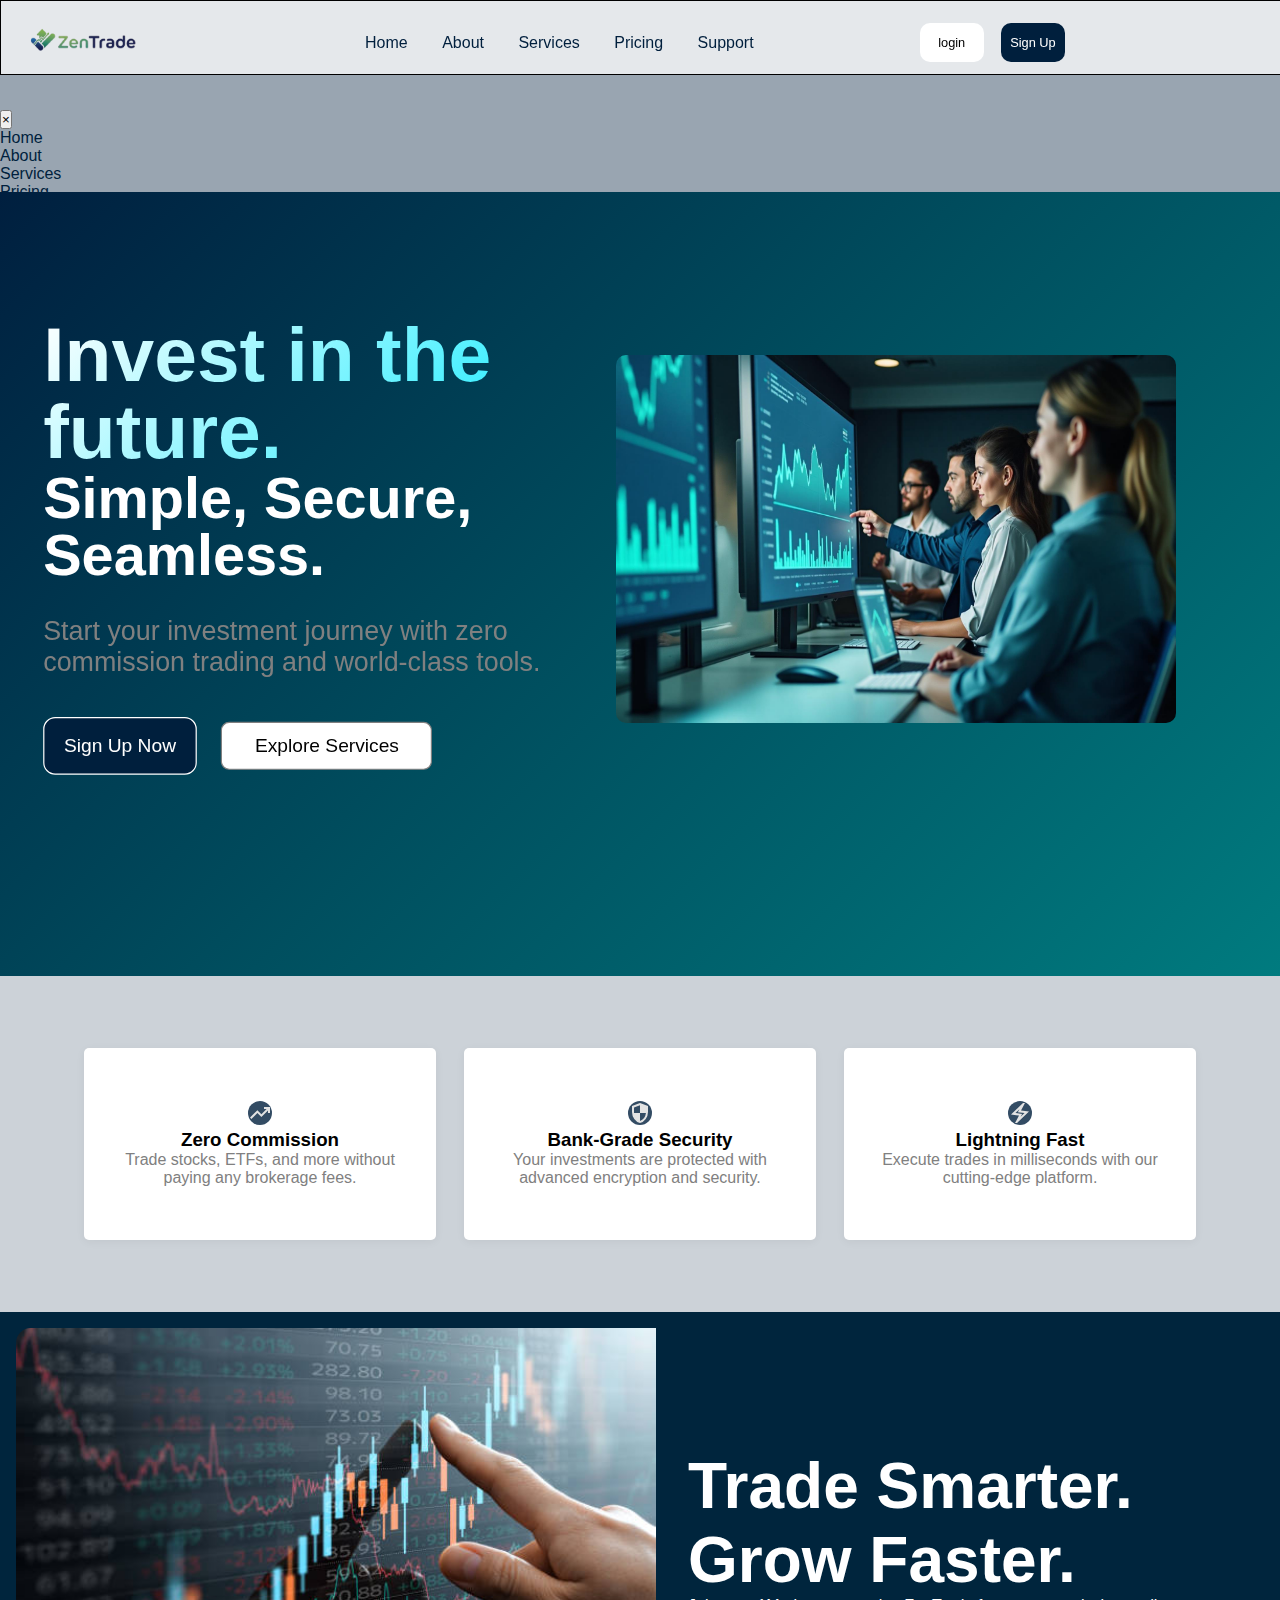
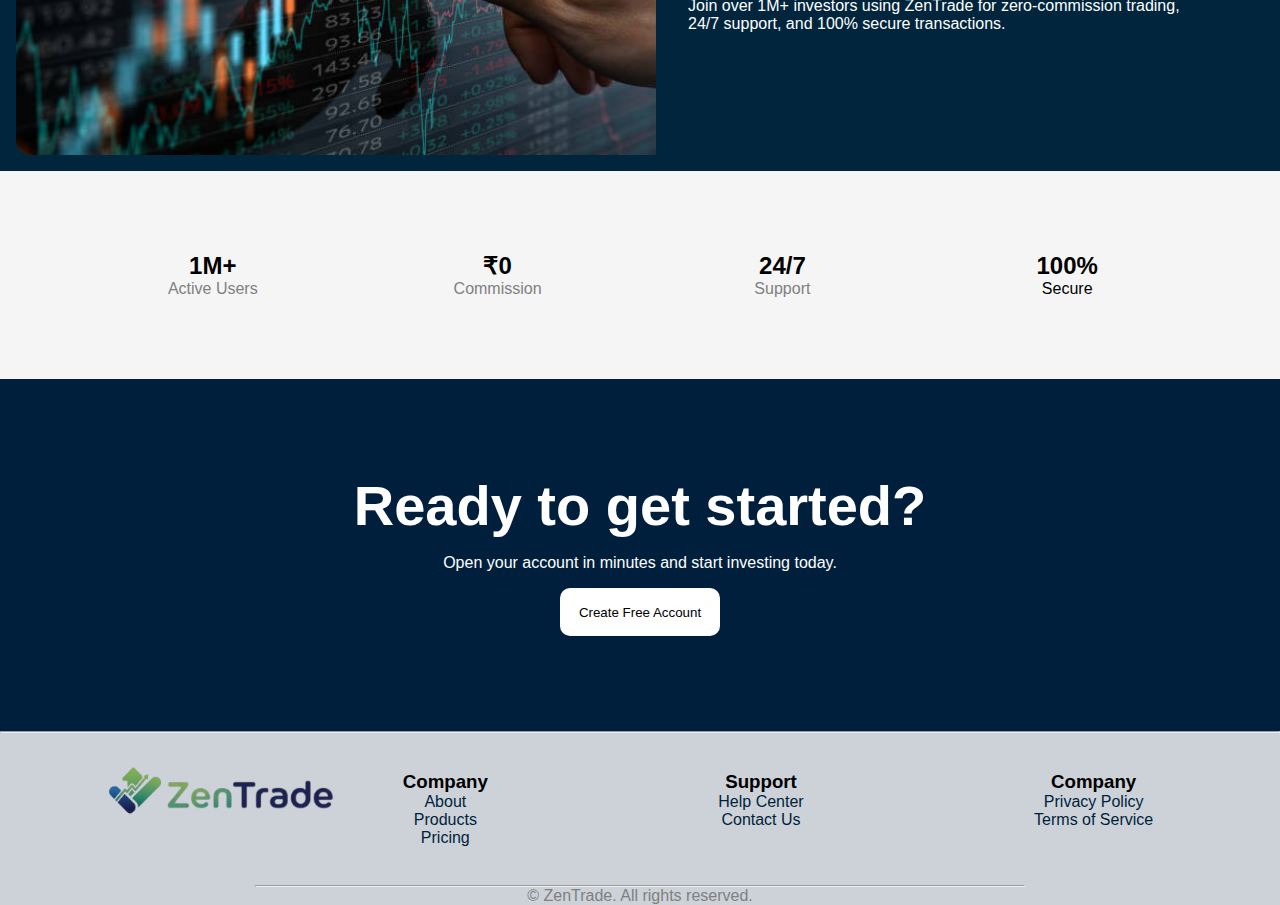
<file: index.html>
<!DOCTYPE html>
<html lang="en">
  <head>
    <meta charset="UTF-8" />
    <meta name="viewport" content="width=device-width, initial-scale=1.0" />
    <link rel="stylesheet" href="assets/css/style.css" />
    <title>HOME</title>
  </head>
  <body>
    <header>
      <div class="navbar">
        <img id="logo" src="assets/images/icons/logo.png" alt="logo" />
        <div id="pages">
          <ul id="pageslink">
            <li class="navpages"><a class="hovereffect" href="index.html">Home</a></li>
            <li class="navpages"><a class="hovereffect" href="about.html">About</a></li>
            <li class="navpages"><a class="hovereffect" href="services.html">Services</a></li>
            <li class="navpages"><a class="hovereffect" href="pricing.html">Pricing</a></li>
            <li class="navpages"><a class="hovereffect" href="support.html">Support</a></li>
          </ul>
        </div>

        <div id="button">
          <a href="login.html"><button class="navthings" id="Login">login</button></a>
          <a style="color: white;" href="login.html"><button class="navthings" id="Sign_Up">Sign Up</button></a>
        </div>
        <!--ham -->
        <div class="hamburger" onclick="toggleSidebar()">
          <span></span>
          <span></span>
          <span></span>
        </div>
        <!--ham -->
      </div>
    </header>
    <!-- added -->
    <div class="sidebar" id="sidebar">
    <button class="sidebar-close" onclick="toggleSidebar()">&times;</button>
    <ul>
        <li><a href="index.html" onclick="toggleSidebar()">Home</a></li>
        <li><a href="about.html" onclick="toggleSidebar()">About</a></li>
        <li><a href="services.html" onclick="toggleSidebar()">Services</a></li>
        <li><a href="pricing.html" onclick="toggleSidebar()">Pricing</a></li>
        <li><a href="support.html" onclick="toggleSidebar()">Support</a></li>
    </ul>
    <div class="sidebar-buttons">
        <a href="login.html"><button id="Login">Login</button></a>
        <a href="login.html"><button id="Sign_Up">Sign Up</button></a>
    </div>
</div>

<!-- Overlay -->
<div class="overlay" id="overlay" onclick="toggleSidebar()"></div>

    <!-- <div id="content"> -->
    <section id="section1">
      <div id="l1b1">
        <div id="home-area1">
          <h1 id="b1_h1">Invest in the future.</h1>
          <h1 id="b1_h2">Simple, Secure,</h1>
          <h1 id="b1_h3">Seamless.</h1>
          <p class="p1">
            Start your investment journey with zero commission trading and
            world-class tools.
          </p>
          
          <a style="color: white;" href="login.html"><button id="sign_up_now-hp">Sign Up Now</button></a>

          <a href="services.html"><button  id="Explore_Products-hp" >Explore Services</button></a>
        </div>
        <div id="home-area2">
          <img id="ha2-img" src="assets/images/icons/homepic.jpg" alt="pic" />
        </div>
      </div>
    </section>
    <section id="section2">
      <div id="l2b2">
        <div class="l2b2b" id="l2b21">
          <svg xmlns="http://www.w3.org/2000/svg" height="24px" viewBox="0 -960 960 960" width="24px" fill="#e3e3e3"><path d="m136-240-56-56 296-298 160 160 208-206H640v-80h240v240h-80v-104L536-320 376-480 136-240Z"/></svg>
          <h3 id="l2b2-h1">Zero Commission</h3>
          <p class="l2b2-p" id="l2b2-p1">
            Trade stocks, ETFs, and more without paying any brokerage fees.
          </p>
        </div>
        <div class="l2b2b" id="l2b22">
          <svg xmlns="http://www.w3.org/2000/svg" height="24px" viewBox="0 -960 960 960" width="24px" fill="#e3e3e3"><path d="M480-80q-139-35-229.5-159.5T160-516v-244l320-120 320 120v244q0 152-90.5 276.5T480-80Zm0-84q97-30 162-118.5T718-480H480v-315l-240 90v207q0 7 2 18h238v316Z"/></svg>
          <h3 id="l2b2-h2">Bank-Grade Security</h3>
          <p class="l2b2-p" id="l2b2-p2">
            Your investments are protected with advanced encryption and
            security.
          </p>
        </div>
        <div class="l2b2b" id="l2b23">
          <svg xmlns="http://www.w3.org/2000/svg" height="24px" viewBox="0 -960 960 960" width="24px" fill="#e3e3e3"><path d="m280-80 160-300-320-40 480-460h80L520-580l320 40L360-80h-80Zm222-247 161-154-269-34 63-117-160 154 268 33-63 118Zm-22-153Z"/></svg>
          <h3 id="l2b2-h3">Lightning Fast</h3>
          <p class="l2b2-p" id="l2b2-p3">
            Execute trades in milliseconds with our cutting-edge platform.
          </p>
        </div>
      </div>
      <section id="section2-5">
        <img id="trading pic" src="assets/images/icons/trading candles.jpg" alt="trading pic">
        <div id="trade-content">
          <h1>Trade Smarter. Grow Faster.</h1>
          <p>Join over 1M+ investors using ZenTrade for zero-commission trading, 24/7 support, and 100% secure transactions.</p>
        </div>
      </section>
      <div id="l3b3">
        <div class="l3b3b" id="l3b31">
          <h2 class="l3b3-h" id="l3b3b-h1">1M+</h2>
          <p class="l3b3b-p" id="l3b3b-p1">Active Users</p>
        </div>
        <div class="l3b3b" id="l3b32">
          <h2 class="l3b3-h" id="l3b3b-h2">₹0</h2>
          <p class="l3b3b-p" id="l3b3b-p2">Commission</p>
        </div>
        <div class="l3b3b" id="l3b33">
          <h2 class="l3b3-h" id="l3b3b-h3">24/7</h2>
          <p class="l3b3b-p" id="l3b3b-p3">Support</p>
        </div>
        <div class="l3b3b" id="l3b34">
          <h2 class="l3b4-h" id="l3b4b-h4">100%</h2>
          <p class="l3b4-p" id="l3b4b-p4">Secure</p>
        </div>
      </div>
    </section>
    <section id="section4">
      <div id="l4b4">
        <div id="l4b4b1">
          <h1 id="l4b4-h1">Ready to get started?</h1>
          <p id="l4b4-p1">
            Open your account in minutes and start investing today.
          </p>
          <a href="login.html"><button id="l4b4-b1">Create Free Account</button></a>
        </div>
      </div>
      <!-- </div> -->
    </section>
    <!-- <br class="bottom1" >
    <br class="bottom1" > -->

    <footer id="foot">
      <hr />
      <div id="footer1">
        <div id="footer_info">
          <img id="footer_logo" src="assets/images/icons/logo.png" alt="logo" />
        </div>

        <div id="footerh1">
          <h3>Company</h3>
          <ul class="footersites">
            <li><a href="">About</a></li>
            <li><a href="">Products</a></li>
            <li><a href="">Pricing</a></li>
          </ul>
        </div>

        <div id="footerh2">
          <h3>Support</h3>
          <ul class="footersites">
            <li><a href="">Help Center</a></li>
            <li><a href="">Contact Us</a></li>
          </ul>
        </div>

        <div id="footerh3">
          <h3>Company</h3>
          <ul class="footersites">
            <li><a href="">Privacy Policy</a></li>
            <li><a href="">Terms of Service</a></li>
          </ul>
        </div>
      </div>
      <hr id="footer-line">
      <p id="trademark">© ZenTrade. All rights reserved.</p>
    </footer>
    <script src="assets/js/main.js"></script> <!--add-->
  </body>
</html>
</file>
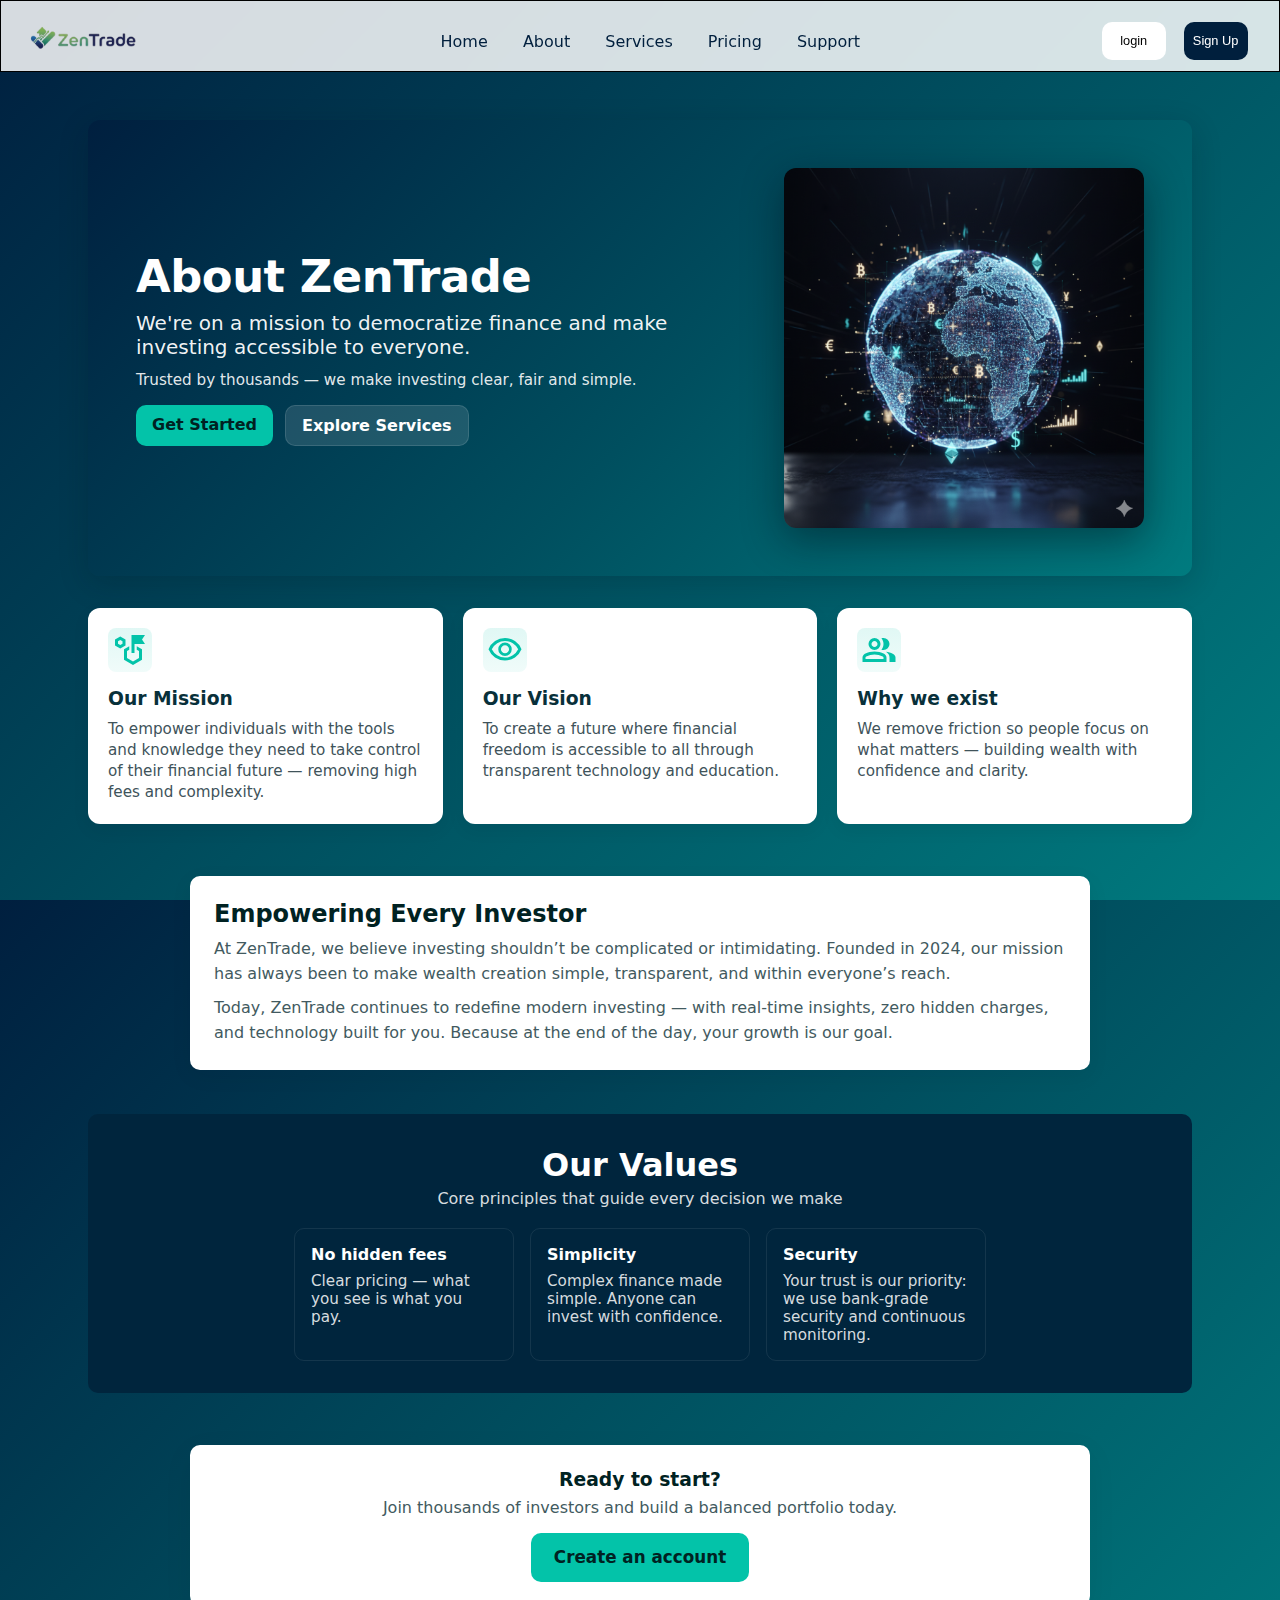
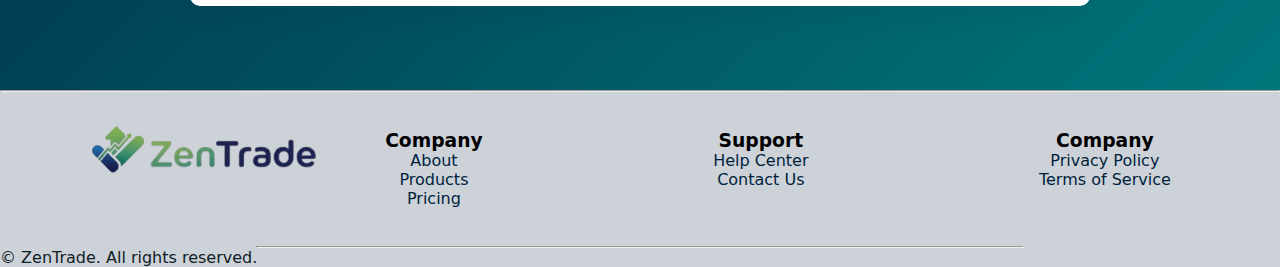
<file: about.html>
<!DOCTYPE html>
<html lang="en">
  <head>
    <meta charset="UTF-8" />
    <meta name="viewport" content="width=device-width, initial-scale=1.0" />
    <link rel="stylesheet" href="assets/css/about.css" />
    <title>About</title>
  </head>
  <body>
    <header>
      <div class="navbar">
        <img id="logo" src="assets/images/icons/logo.png" alt="logo" />
        <div id="pages">
          <ul id="pageslink">
            <li class="navpages"><a class="hovereffect" href="index.html">Home</a></li>
            <li class="navpages"><a class="hovereffect" href="about.html">About</a></li>
            <li class="navpages"><a class="hovereffect" href="services.html">Services</a></li>
            <li class="navpages"><a class="hovereffect" href="pricing.html">Pricing</a></li>
            <li class="navpages"><a class="hovereffect" href="support.html">Support</a></li>
          </ul>
        </div>

        <div id="button">
          <a href="login.html"><button class="navthings" id="Login">login</button></a>
          <a style="color: white;" href="login.html"><button class="navthings" id="Sign_Up">Sign Up</button></a>
        </div>
      </div>
    </header>

    <main id="content">
      <div id="background1">
      <section id="section1" class="hero">
        <div class="hero-inner">
          <div id="About_ZenTrade" class="hero-text">
            <h1 id="b1h1">About ZenTrade</h1>
            <p id="b1h2">We're on a mission to democratize finance and make investing accessible to everyone.</p>
            <p class="hero-cta">Trusted by thousands — we make investing clear, fair and simple.</p>
            <div class="hero-buttons">
              <a class="btn primary" id="get-started" href="login.html">Get Started</a>
              <a class="btn ghost" id="services" href="services.html">Explore Services</a>
            </div>
          </div>

          <div class="hero-media">
            <img id="world_img" src="assets/images/icons/WORLD.png" alt="world illustration" />
          </div>
        </div>
      </section>
      </div>

      
      <section id="p2l2B2" class="cards-grid">
        <article class="p2l2b1" id="our-mission" aria-labelledby="mission-title">
          <div class="icon" aria-hidden="true">
            
            <svg xmlns="http://www.w3.org/2000/svg" height="36" viewBox="0 -960 960 960" width="36" fill="#03c3a9"><path d="M220-520 80-600v-160l140-80 140 80v160l-140 80Zm0-92 60-34v-68l-60-34-60 34v68l60 34Zm440 123v-93l140 82v280L560-80 320-220v-280l140-82v93l-60 35v188l160 93 160-93v-188l-60-35Zm-140 89v-480h360l-80 120 80 120H600v240h-80Zm40 69ZM220-680Z"/></svg>
          </div>
          <h3 id="mission-title">Our Mission</h3>
          <p>To empower individuals with the tools and knowledge they need to take control of their financial future — removing high fees and complexity.</p>
        </article>

        <article class="p2l2b1" id="our-vision" aria-labelledby="vision-title">
          <div class="icon" aria-hidden="true">
            <svg xmlns="http://www.w3.org/2000/svg" height="36" viewBox="0 -960 960 960" width="36" fill="#03c3a9"><path d="M480-320q75 0 127.5-52.5T660-500q0-75-52.5-127.5T480-680q-75 0-127.5 52.5T300-500q0 75 52.5 127.5T480-320Zm0-72q-45 0-76.5-31.5T372-500q0-45 31.5-76.5T480-608q45 0 76.5 31.5T588-500q0 45-31.5 76.5T480-392Zm0 192q-146 0-266-81.5T40-500q54-137 174-218.5T480-800q146 0 266 81.5T920-500q-54 137-174 218.5T480-200Zm0-300Zm0 220q113 0 207.5-59.5T832-500q-50-101-144.5-160.5T480-720q-113 0-207.5 59.5T128-500q50 101 144.5 160.5T480-280Z"/></svg>
          </div>
          <h3 id="vision-title">Our Vision</h3>
          <p>To create a future where financial freedom is accessible to all through transparent technology and education.</p>
        </article>

        <article class="p2l2b1" id="our-values" aria-labelledby="values-title">
          <div class="icon" aria-hidden="true">
            <svg xmlns="http://www.w3.org/2000/svg" height="36" viewBox="0 -960 960 960" width="36" fill="#03c3a9"><path d="M40-160v-112q0-34 17.5-62.5T104-378q62-31 126-46.5T360-440q66 0 130 15.5T616-378q29 15 46.5 43.5T680-272v112H40Zm720 0v-120q0-44-24.5-84.5T666-434q51 6 96 20.5t84 35.5q36 20 55 44.5t19 53.5v120H760ZM360-480q-66 0-113-47t-47-113q0-66 47-113t113-47q66 0 113 47t47 113q0 66-47 113t-113 47Zm400-160q0 66-47 113t-113 47q-11 0-28-2.5t-28-5.5q27-32 41.5-71t14.5-81q0-42-14.5-81T544-792q14-5 28-6.5t28-1.5q66 0 113 47t47 113ZM120-240h480v-32q0-11-5.5-20T580-306q-54-27-109-40.5T360-360q-56 0-111 13.5T140-306q-9 5-14.5 14t-5.5 20v32Zm240-320q33 0 56.5-23.5T440-640q0-33-23.5-56.5T360-720q-33 0-56.5 23.5T280-640q0 33 23.5 56.5T360-560Zm0 320Zm0-400Z"/></svg>
          </div>
          <h3 id="values-title">Why we exist</h3>
          <p>We remove friction so people focus on what matters — building wealth with confidence and clarity.</p>
        </article>
      </section>

      
      <section id="section2" class="empower">
        <div id="Empowering">
          <h2>Empowering Every Investor</h2>
          <p>At ZenTrade, we believe investing shouldn’t be complicated or intimidating. Founded in 2024, our mission has always been to make wealth creation simple, transparent, and within everyone’s reach.</p>
          <p>Today, ZenTrade continues to redefine modern investing — with real-time insights, zero hidden charges, and technology built for you. Because at the end of the day, your growth is our goal.</p>
        </div>
      </section>

      
      <section id="section3" class="values-section">
        <div id="our_Values">
          <h2>Our Values</h2>
          <p class="sub">Core principles that guide every decision we make</p>
        </div>

        <div id="our_values_content">
          <div class="value_boxes" role="article">
            <h4>No hidden fees</h4>
            <p>Clear pricing — what you see is what you pay.</p>
          </div>

          <div class="value_boxes" role="article">
            <h4>Simplicity</h4>
            <p>Complex finance made simple. Anyone can invest with confidence.</p>
          </div>

          <div class="value_boxes" role="article">
            <h4>Security</h4>
            <p>Your trust is our priority: we use bank-grade security and continuous monitoring.</p>
          </div>
        </div>
      </section>

      
      <section class="final-cta">
        <div class="final-inner">
          <h3>Ready to start?</h3>
          <p>Join thousands of investors and build a balanced portfolio today.</p>
          <a class="btn primary large" href="login.html">Create an account</a>
        </div>
      </section>
    </main>

   <footer id="foot">
      <hr />
      <div id="footer1">
        <div id="footer_info">
          <img id="footer_logo" src="assets/images/icons/logo.png" alt="logo" />
        </div>

        <div id="footerh1">
          <h3>Company</h3>
          <ul class="footersites">
            <li><a href="">About</a></li>
            <li><a href="">Products</a></li>
            <li><a href="">Pricing</a></li>
          </ul>
        </div>

        <div id="footerh2">
          <h3>Support</h3>
          <ul class="footersites">
            <li><a href="">Help Center</a></li>
            <li><a href="">Contact Us</a></li>
          </ul>
        </div>

        <div id="footerh3">
          <h3>Company</h3>
          <ul class="footersites">
            <li><a href="">Privacy Policy</a></li>
            <li><a href="">Terms of Service</a></li>
          </ul>
        </div>
      </div>
      <hr id="footer-line">
      <p id="trademark">© ZenTrade. All rights reserved.</p>
    </footer>
  </body>
</html>
</file>
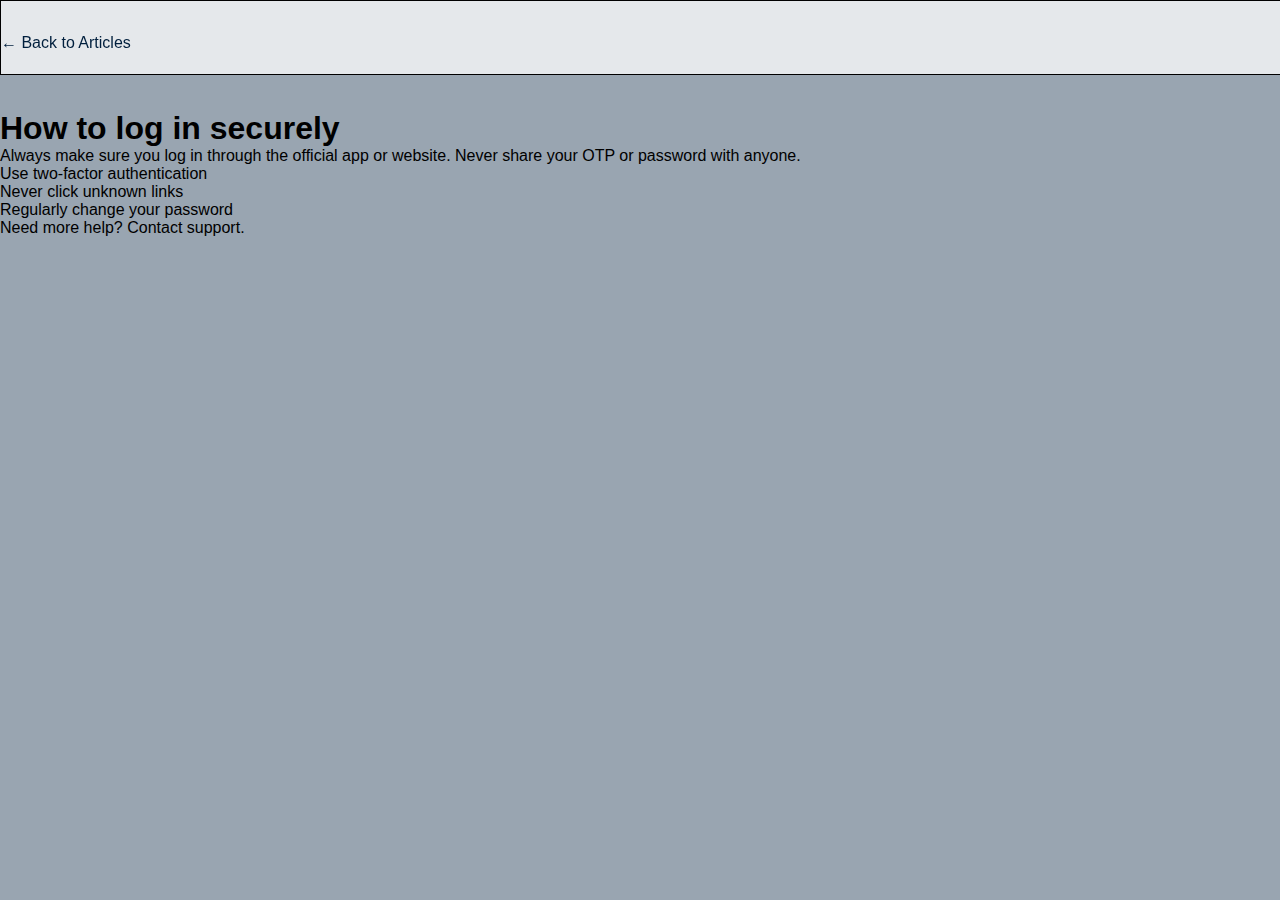
<file: article.html>
<!DOCTYPE html>
<html lang="en">
<head>
  <meta charset="UTF-8" />
  <meta name="viewport" content="width=device-width, initial-scale=1.0" />
  <title>How to log in securely</title>
  <link rel="stylesheet" href="assets/css/style.css" />
</head>
<body>
  <header class="navbar">
    <a href="category.html" class="back">← Back to Articles</a>
  </header>

  <article class="content">
    <h1>How to log in securely</h1>
    <p>Always make sure you log in through the official app or website. Never share your OTP or password with anyone.</p>
    <ul>
      <li>Use two-factor authentication</li>
      <li>Never click unknown links</li>
      <li>Regularly change your password</li>
    </ul>
  </article>

  <footer>
    <p>Need more help? Contact support.</p>
  </footer>
</body>
</html>
</file>
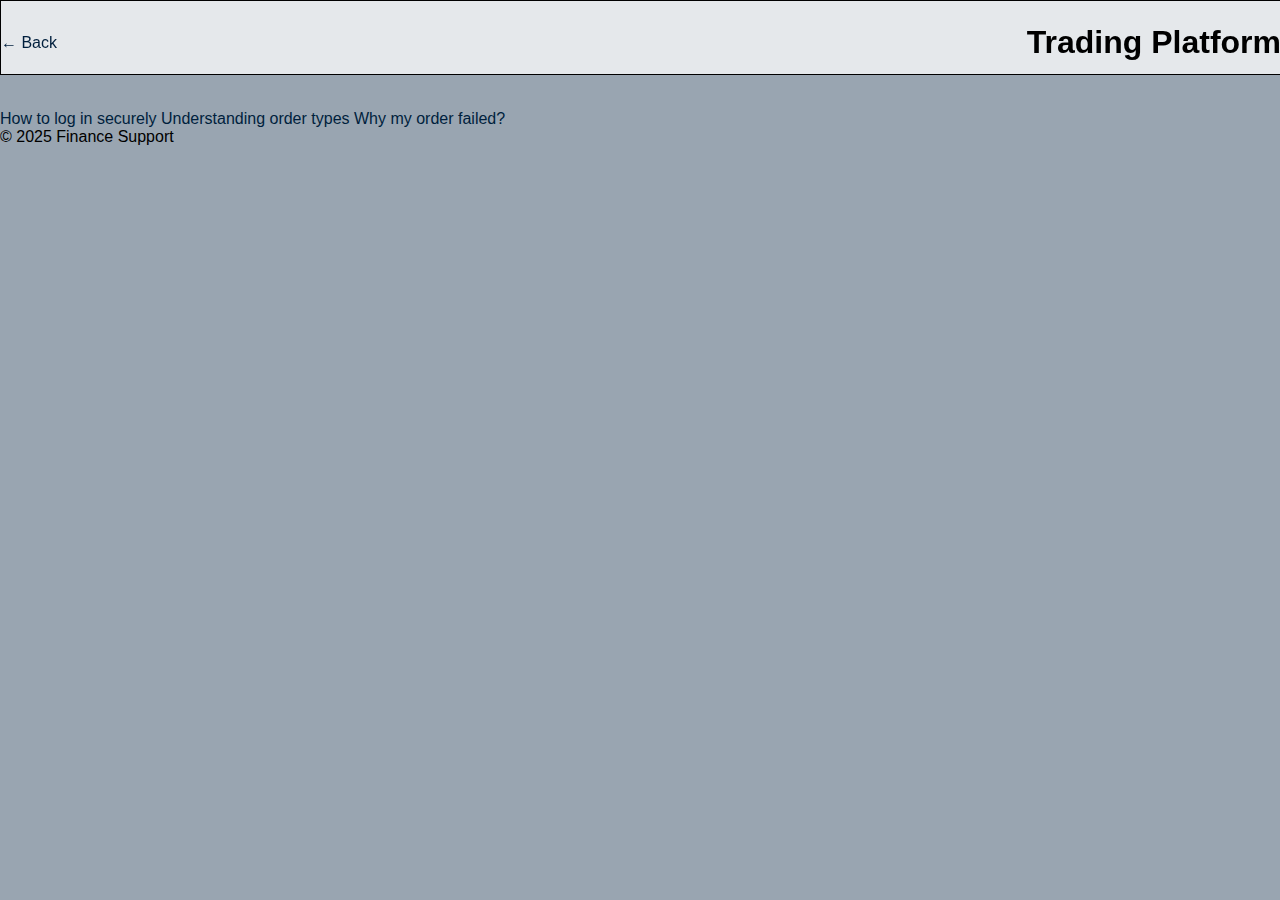
<file: category.html>
<!DOCTYPE html>
<html lang="en">
<head>
  <meta charset="UTF-8" />
  <meta name="viewport" content="width=device-width, initial-scale=1.0" />
  <title>Trading Platform - Help Center</title>
  <link rel="stylesheet" href="assets/css/style.css" />
</head>
<body>
  <header class="navbar">
    <a href="index.html" class="back">← Back</a>
    <h1>Trading Platform</h1>
  </header>

  <section class="article-list">
    <a href="article.html">How to log in securely</a>
    <a href="article.html">Understanding order types</a>
    <a href="article.html">Why my order failed?</a>
  </section>

  <footer>
    <p>© 2025 Finance Support</p>
  </footer>
</body>
</html>
</file>
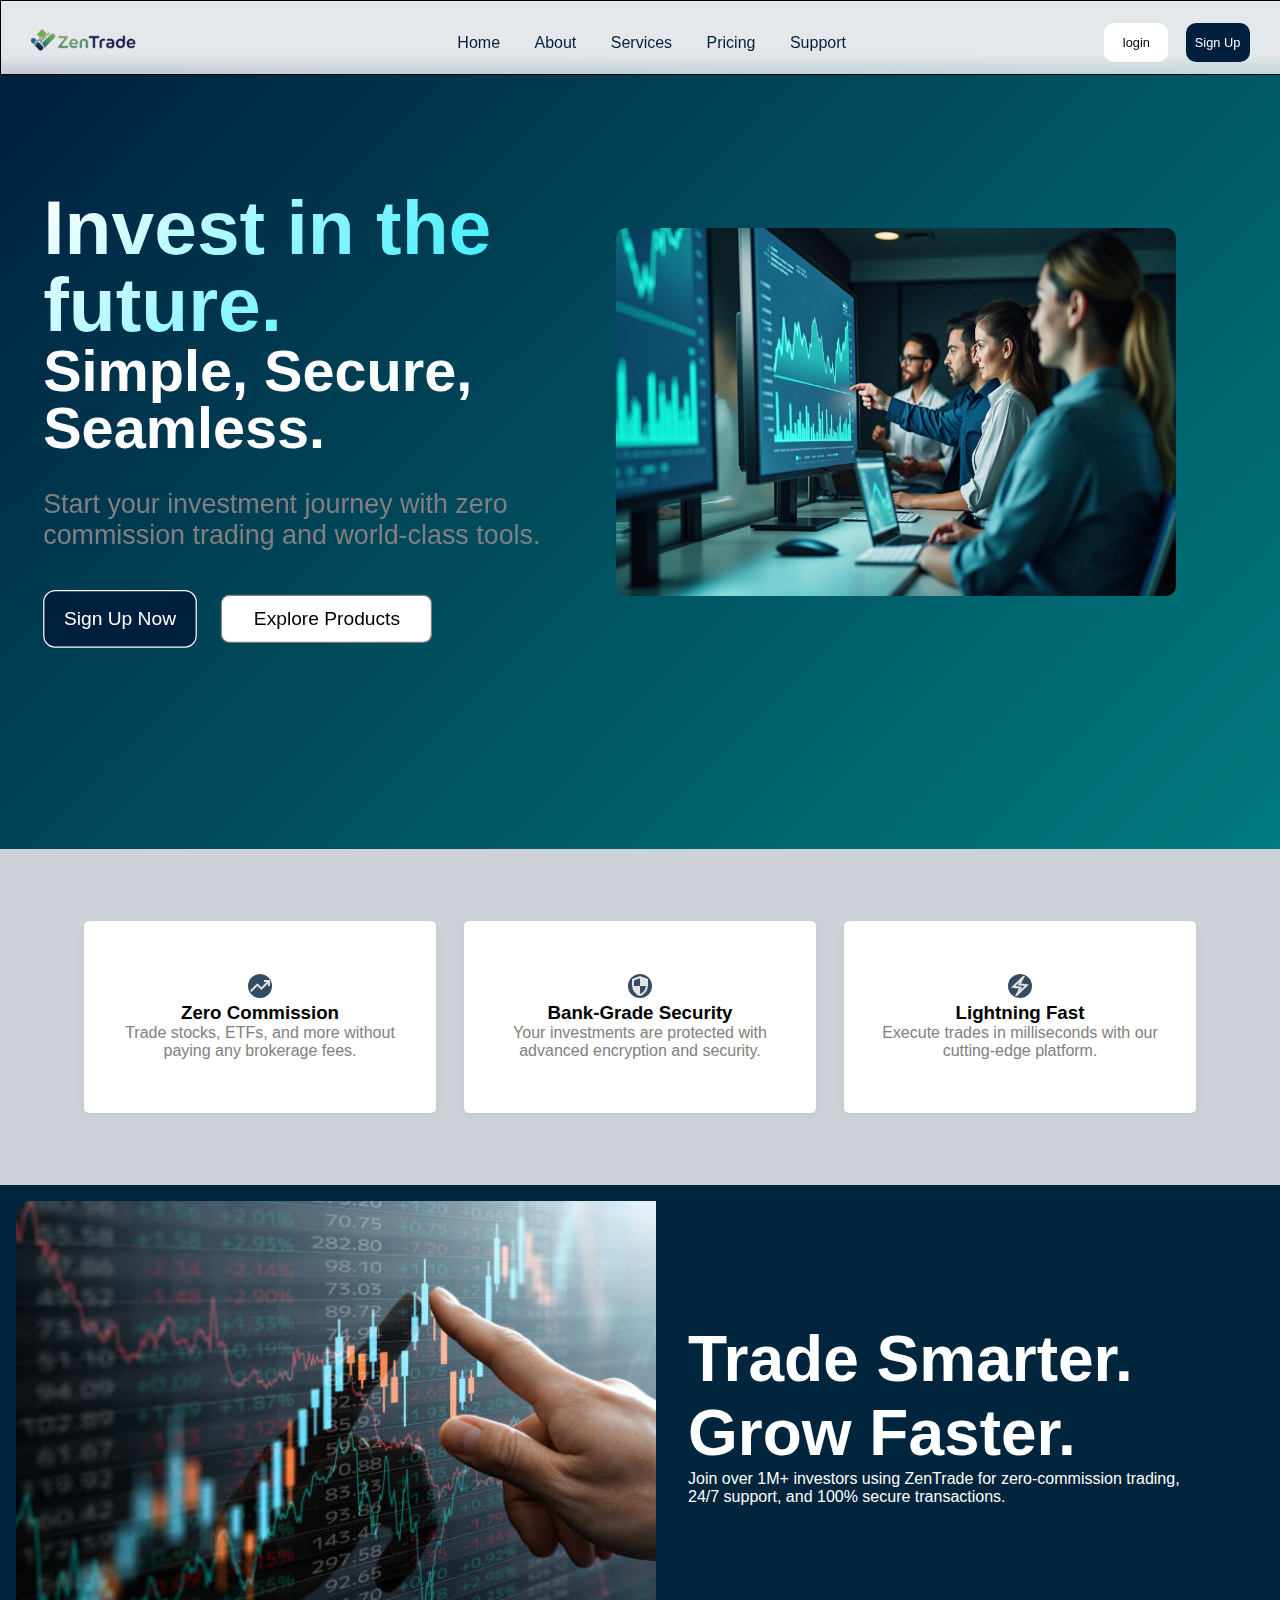
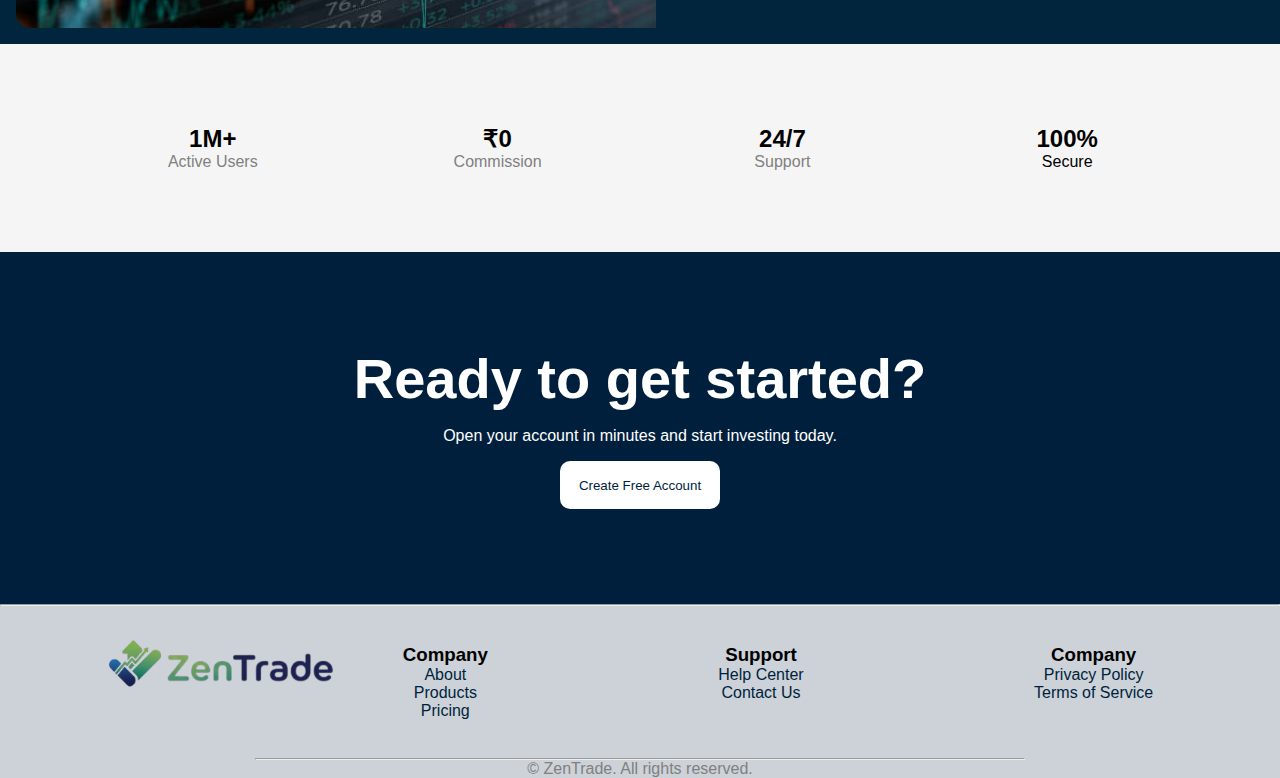
<file: index1.html>
<!DOCTYPE html>
<html lang="en">
  <head>
    <meta charset="UTF-8" />
    <meta name="viewport" content="width=device-width, initial-scale=1.0" />
    <link rel="stylesheet" href="assets/css/style.css" />
    <title>HOME</title>
  </head>
  <body>
    <header>
      <div class="navbar">
        <img id="logo" src="assets/images/icons/logo.png" alt="logo" />
        <div id="pages">
          <ul id="pageslink">
            <li class="navpages"><a class="hovereffect" href="index1.html">Home</a></li>
            <li class="navpages"><a class="hovereffect" href="about.html">About</a></li>
            <li class="navpages"><a class="hovereffect" href="services.html">Services</a></li>
            <li class="navpages"><a class="hovereffect" href="pricing.html">Pricing</a></li>
            <li class="navpages"><a class="hovereffect" href="support.html">Support</a></li>
          </ul>
        </div>

        <div id="button">
          <a href="login.html"><button class="navthings" id="Login">login</button></a>
          <a style="color: white;" href="login.html"><button class="navthings" id="Sign_Up">Sign Up</button></a>
        </div>
      </div>
    </header>

    <!-- <div id="content"> -->
    <section id="section1">
      <div id="l1b1">
        <div id="home-area1">
          <h1 id="b1_h1">Invest in the future.</h1>
          <h1 id="b1_h2">Simple, Secure,</h1>
          <h1 id="b1_h3">Seamless.</h1>
          <p class="p1">
            Start your investment journey with zero commission trading and
            world-class tools.
          </p>
          
          <a style="color: white;" href="login.html"><button id="sign_up_now-hp">Sign Up Now</button></a>

          <button id="Explore_Products-hp">Explore Products</button>
        </div>
        <div id="home-area2">
          <img id="ha2-img" src="assets/images/icons/homepic.jpg" alt="pic" />
        </div>
      </div>
    </section>
    <section id="section2">
      <div id="l2b2">
        <div class="l2b2b" id="l2b21">
          <svg xmlns="http://www.w3.org/2000/svg" height="24px" viewBox="0 -960 960 960" width="24px" fill="#e3e3e3"><path d="m136-240-56-56 296-298 160 160 208-206H640v-80h240v240h-80v-104L536-320 376-480 136-240Z"/></svg>
          <h3 id="l2b2-h1">Zero Commission</h3>
          <p class="l2b2-p" id="l2b2-p1">
            Trade stocks, ETFs, and more without paying any brokerage fees.
          </p>
        </div>
        <div class="l2b2b" id="l2b22">
          <svg xmlns="http://www.w3.org/2000/svg" height="24px" viewBox="0 -960 960 960" width="24px" fill="#e3e3e3"><path d="M480-80q-139-35-229.5-159.5T160-516v-244l320-120 320 120v244q0 152-90.5 276.5T480-80Zm0-84q97-30 162-118.5T718-480H480v-315l-240 90v207q0 7 2 18h238v316Z"/></svg>
          <h3 id="l2b2-h2">Bank-Grade Security</h3>
          <p class="l2b2-p" id="l2b2-p2">
            Your investments are protected with advanced encryption and
            security.
          </p>
        </div>
        <div class="l2b2b" id="l2b23">
          <svg xmlns="http://www.w3.org/2000/svg" height="24px" viewBox="0 -960 960 960" width="24px" fill="#e3e3e3"><path d="m280-80 160-300-320-40 480-460h80L520-580l320 40L360-80h-80Zm222-247 161-154-269-34 63-117-160 154 268 33-63 118Zm-22-153Z"/></svg>
          <h3 id="l2b2-h3">Lightning Fast</h3>
          <p class="l2b2-p" id="l2b2-p3">
            Execute trades in milliseconds with our cutting-edge platform.
          </p>
        </div>
      </div>
      <section id="section2-5">
        <img id="trading pic" src="assets/images/icons/trading candles.jpg" alt="trading pic">
        <div id="trade-content">
          <h1>Trade Smarter. Grow Faster.</h1>
          <p>Join over 1M+ investors using ZenTrade for zero-commission trading, 24/7 support, and 100% secure transactions.</p>
        </div>
      </section>
      <div id="l3b3">
        <div class="l3b3b" id="l3b31">
          <h2 class="l3b3-h" id="l3b3b-h1">1M+</h2>
          <p class="l3b3b-p" id="l3b3b-p1">Active Users</p>
        </div>
        <div class="l3b3b" id="l3b32">
          <h2 class="l3b3-h" id="l3b3b-h2">₹0</h2>
          <p class="l3b3b-p" id="l3b3b-p2">Commission</p>
        </div>
        <div class="l3b3b" id="l3b33">
          <h2 class="l3b3-h" id="l3b3b-h3">24/7</h2>
          <p class="l3b3b-p" id="l3b3b-p3">Support</p>
        </div>
        <div class="l3b3b" id="l3b34">
          <h2 class="l3b4-h" id="l3b4b-h4">100%</h2>
          <p class="l3b4-p" id="l3b4b-p4">Secure</p>
        </div>
      </div>
    </section>
    <section id="section4">
      <div id="l4b4">
        <div id="l4b4b1">
          <h1 id="l4b4-h1">Ready to get started?</h1>
          <p id="l4b4-p1">
            Open your account in minutes and start investing today.
          </p>
          <button id="l4b4-b1"><a href="login.html">Create Free Account</a></button>
        </div>
      </div>
      <!-- </div> -->
    </section>
    <!-- <br class="bottom1" >
    <br class="bottom1" > -->

    <footer id="foot">
      <hr />
      <div id="footer1">
        <div id="footer_info">
          <img id="footer_logo" src="assets/images/icons/logo.png" alt="logo" />
        </div>

        <div id="footerh1">
          <h3>Company</h3>
          <ul class="footersites">
            <li><a href="">About</a></li>
            <li><a href="">Products</a></li>
            <li><a href="">Pricing</a></li>
          </ul>
        </div>

        <div id="footerh2">
          <h3>Support</h3>
          <ul class="footersites">
            <li><a href="">Help Center</a></li>
            <li><a href="">Contact Us</a></li>
          </ul>
        </div>

        <div id="footerh3">
          <h3>Company</h3>
          <ul class="footersites">
            <li><a href="">Privacy Policy</a></li>
            <li><a href="">Terms of Service</a></li>
          </ul>
        </div>
      </div>
      <hr id="footer-line">
      <p id="trademark">© ZenTrade. All rights reserved.</p>
    </footer>
  </body>
</html>
</file>
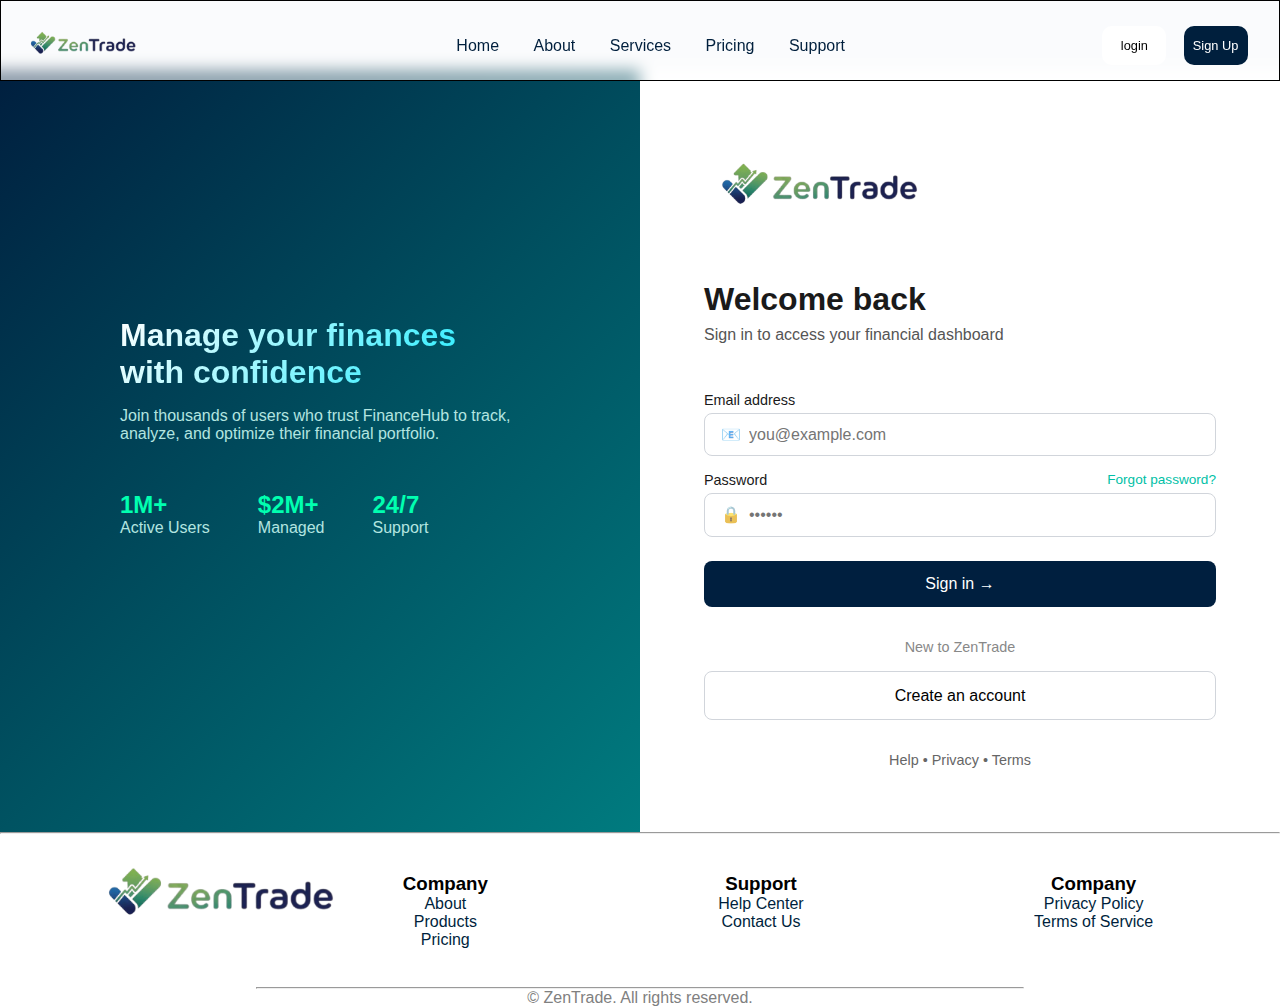
<file: login.html>
<!DOCTYPE html>
<html lang="en">
  <head>
    <meta charset="UTF-8" />
    <meta name="viewport" content="width=device-width, initial-scale=1.0" />
    <link rel="stylesheet" href="assets/css/login.css" />
    <title>Login</title>
  </head>
  <body>
    <header>
      <div class="navbar">
        <img id="logo" src="assets/images/icons/logo.png" alt="logo" />
        <div id="pages">
          <ul id="pageslink">
            <li class="navpages"><a class="hovereffect" href="index.html">Home</a></li>
            <li class="navpages"><a class="hovereffect" href="about.html">About</a></li>
            <li class="navpages">
              <a class="hovereffect" href="services.html">Services</a>
            </li>
            <li class="navpages"><a class="hovereffect" href="pricing.html">Pricing</a></li>
            <li class="navpages"><a class="hovereffect" href="support.html">Support</a></li>
          </ul>
        </div>

        <div id="button">
           <a href="login.html"><button class="navthings" id="Login">login</button></a>
          <a style="color: white;" href="login.html"><button class="navthings" id="Sign_Up">Sign Up</button></a>
        </div>
      </div>
    </header>

  <div class="container">
    <div class="right-section">
      <div class="content">
        <h1>Manage your finances<br>with confidence</h1>
        <p>Join thousands of users who trust FinanceHub to track, analyze, and optimize their financial portfolio.</p>
        
        <div class="stats">
          <div><h2>1M+</h2><p>Active Users</p></div>
          <div><h2>$2M+</h2><p>Managed</p></div>
          <div><h2>24/7</h2><p>Support</p></div>
        </div>
      </div>
    </div>
    <div class="left-section">
      <div class="logo">
        <div class="logo-icon">
            <img class="logo-icon" src="assets/images/icons/logo.png">
        </div>
       
      </div>
  
      <h1>Welcome back</h1>
      <p class="subtitle">Sign in to access your financial dashboard</p>
  
      <form class="login-form">
        <label>Email address</label>
        <div class="input-group">
          <span class="icon">📧</span>
          <input type="email" placeholder="you@example.com" required />
        </div>
  
        <label>Password <a href="#" class="forgot">Forgot password?</a></label>
        <div class="input-group">
          <span class="icon">🔒</span>
          <input type="password" placeholder="••••••" required />
        </div>
  
        <button type="submit" class="btn">Sign in →</button>
      </form>
  
      <div class="divider">
        <span>New to ZenTrade</span>
      </div>
  
      <button class="btn-outline">Create an account</button>
  
      <div class="footer-links">
        <a href="#">Help</a> • 
        <a href="#">Privacy</a> • 
        <a href="#">Terms</a>
      </div>
    </div>
  </div>
    


    <footer id="foot">
      <hr />
      <div id="footer1">
        <div id="footer_info">
          <img id="footer_logo" src="assets/images/icons/logo.png" alt="logo" />
        </div>

        <div id="footerh1">
          <h3>Company</h3>
          <ul class="footersites">
            <li><a href="">About</a></li>
            <li><a href="">Products</a></li>
            <li><a href="">Pricing</a></li>
          </ul>
        </div>

        <div id="footerh2">
          <h3>Support</h3>
          <ul class="footersites">
            <li><a href="">Help Center</a></li>
            <li><a href="">Contact Us</a></li>
          </ul>
        </div>

        <div id="footerh3">
          <h3>Company</h3>
          <ul class="footersites">
            <li><a href="">Privacy Policy</a></li>
            <li><a href="">Terms of Service</a></li>
          </ul>
        </div>
      </div>
      <hr id="footer-line" />
      <p id="trademark">© ZenTrade. All rights reserved.</p>
    </footer>
  </body>
</html>
</file>
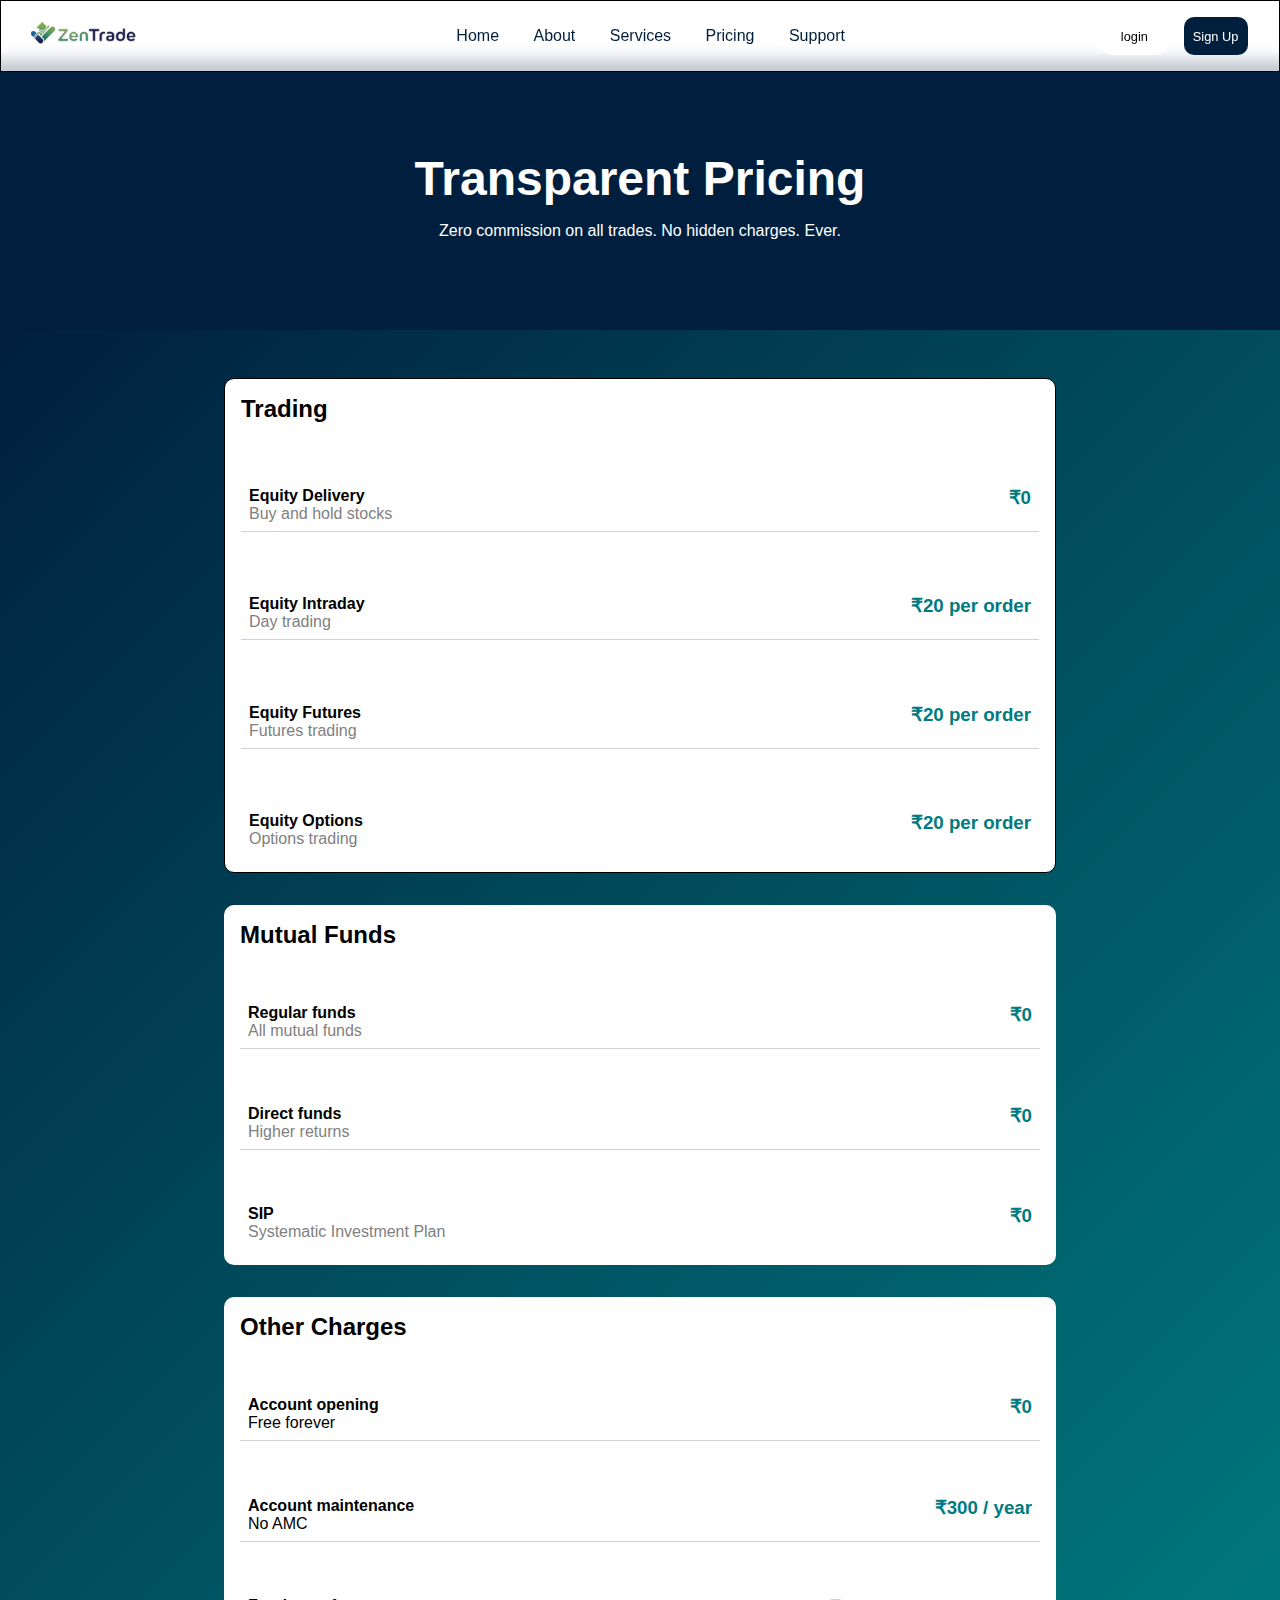
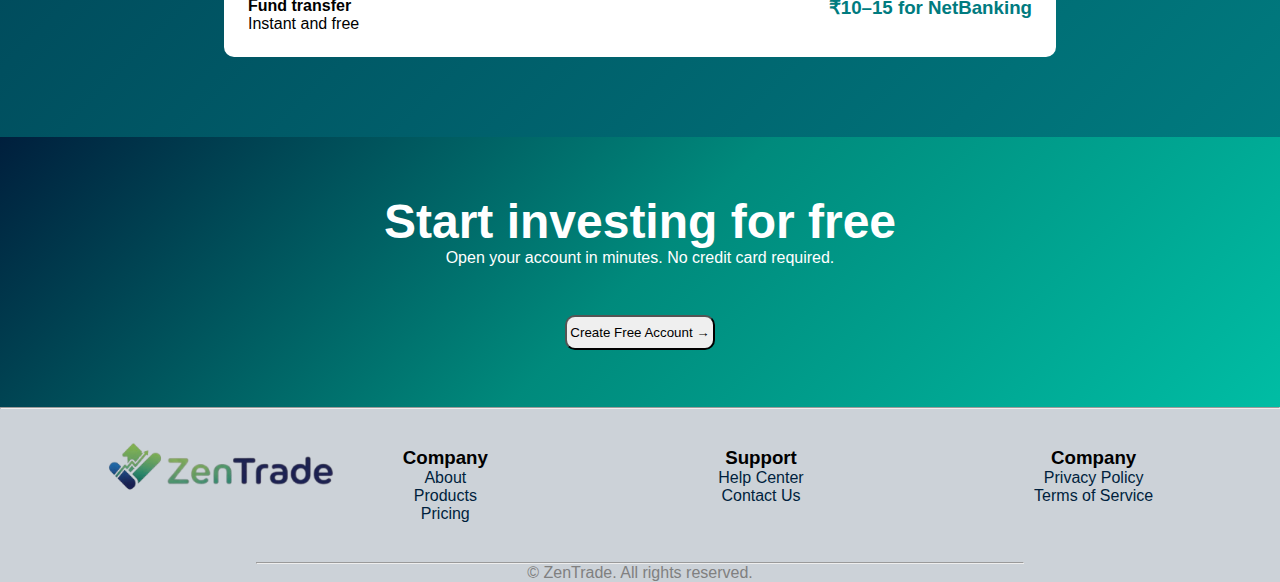
<file: pricing.html>
<!DOCTYPE html>
<html lang="en">
  <head>
    <meta charset="UTF-8" />
    <meta name="viewport" content="width=device-width, initial-scale=1.0" />
    <link rel="stylesheet" href="assets/css/pricing.css" />
    <title>Services</title>
  </head>
  <body>
    <header>
      <div class="navbar">
        <img id="logo" src="assets/images/icons/logo.png" alt="logo" />
        <div id="pages">
          <ul id="pageslink">
            <li class="navpages">
              <a class="hovereffect" href="index.html">Home</a>
            </li>
            <li class="navpages">
              <a class="hovereffect" href="about.html">About</a>
            </li>
            <li class="navpages">
              <a class="hovereffect" href="services.html">Services</a>
            </li>
            <li class="navpages">
              <a class="hovereffect" href="pricing.html">Pricing</a>
            </li>
            <li class="navpages">
              <a class="hovereffect" href="support.html">Support</a>
            </li>
          </ul>
        </div>

        <div id="button">
          <a href="login.html"
            ><button class="navthings" id="Login">login</button></a
          >
          <a style="color: white" href="login.html"
            ><button class="navthings" id="Sign_Up">Sign Up</button></a
          >
        </div>
      </div>
    </header>

    <!-- content------------------------------------------------ -->
    <section id="section1-p4">
      <div class="transprant-prcing">
        <h1>Transparent Pricing</h1>
        <p>Zero commission on all trades. No hidden charges. Ever.</p>
      </div>
    </section>
    <section id="section2-p4">
      <div class="pricing-boxes" id="boxpricing-Trading">
        <div class="card-heading"><h2>Trading</h2></div>
        <div class="card-content">
          <div>
            <h4>Equity Delivery</h4>
            <p>Buy and hold stocks</p>
          </div>
          <div class="fixedprice"><h3>₹0</h3></div>
        </div>
        <div class="card-content">
          <div>
            <h4>Equity Intraday</h4>
            <p>Day trading</p>
          </div>
          <div class="fixedprice"><h3>₹20 per order</h3></div>
        </div>
        <div class="card-content">
          <div>
            <h4>Equity Futures</h4>
            <p>Futures trading</p>
          </div>
          <div class="fixedprice"><h3>₹20 per order</h3></div>
        </div>
        <div class="card-content" id="card-last-box">
          <div>
            <h4>Equity Options</h4>
            <p>Options trading</p>
          </div>
          <div class="fixedprice"><h3>₹20 per order</h3></div>
        </div>
      </div>

      <div class="pricing-boxes" id="boxpricing-Mutualfunds">
        <div class="card-heading">
          <h2>Mutual Funds</h2>
        </div>
        <div class="card-content">
          <div><h4>Regular funds</h4><p>All mutual funds</p></div>
          <div class="fixedprice"><h3>₹0</h3></div>
        </div>
        <div class="card-content">
          <div><h4>Direct funds</h4><p>Higher returns</p></div>
          <div class="fixedprice"><h3>₹0</h3></div>
        </div>
        <div class="card-content" id="card-last-box">
          <div><h4>SIP</h4><p>Systematic Investment Plan</p></div>
          <div class="fixedprice"><h3>₹0</h3></div>
        </div>
      </div>

      <div class="pricing-boxes" id="boxpricing-OtherCharges">
        <div class="card-heading">
          <h2>Other Charges</h2>
        </div>
        <div class="card-content">
          <div>
            <h4>Account opening</h4>
            <p4>Free forever</p4>
          </div>
          <div class="fixedprice"><h3>₹0</h3></div>
        </div>
        <div class="card-content">
          <div>
            <h4>Account maintenance</h4>
            <p4>No AMC</p4>
          </div>
          <div class="fixedprice"><h3>₹300 / year</h3></div>
        </div>
        <div class="card-content" id="card-last-box">
          <div>
            <h4>Fund transfer</h4>
            <p4>Instant and free</p4>
          </div>
          <div class="fixedprice"><h3>₹10–15 for NetBanking</h3></div>
        </div>
      </div>
    </section>
    <section id="section3-p4">
      <h1>Start investing for free</h1>
      <p>Open your account in minutes. No credit card required.</p>
      <a href="login.html"><button id="createfree"><span>Create Free Account</span> →<span></span></button></a>
    </section>

    <!--footer------------------------------------------- -->

    <footer id="foot">
      <hr />
      <div id="footer1">
        <div id="footer_info">
          <img id="footer_logo" src="assets/images/icons/logo.png" alt="logo" />
        </div>

        <div id="footerh1">
          <h3>Company</h3>
          <ul class="footersites">
            <li><a href="">About</a></li>
            <li><a href="">Products</a></li>
            <li><a href="">Pricing</a></li>
          </ul>
        </div>

        <div id="footerh2">
          <h3>Support</h3>
          <ul class="footersites">
            <li><a href="">Help Center</a></li>
            <li><a href="">Contact Us</a></li>
          </ul>
        </div>

        <div id="footerh3">
          <h3>Company</h3>
          <ul class="footersites">
            <li><a href="">Privacy Policy</a></li>
            <li><a href="">Terms of Service</a></li>
          </ul>
        </div>
      </div>
      <hr id="footer-line" />
      <p id="trademark">© ZenTrade. All rights reserved.</p>
    </footer>
  </body>
</html>
</file>
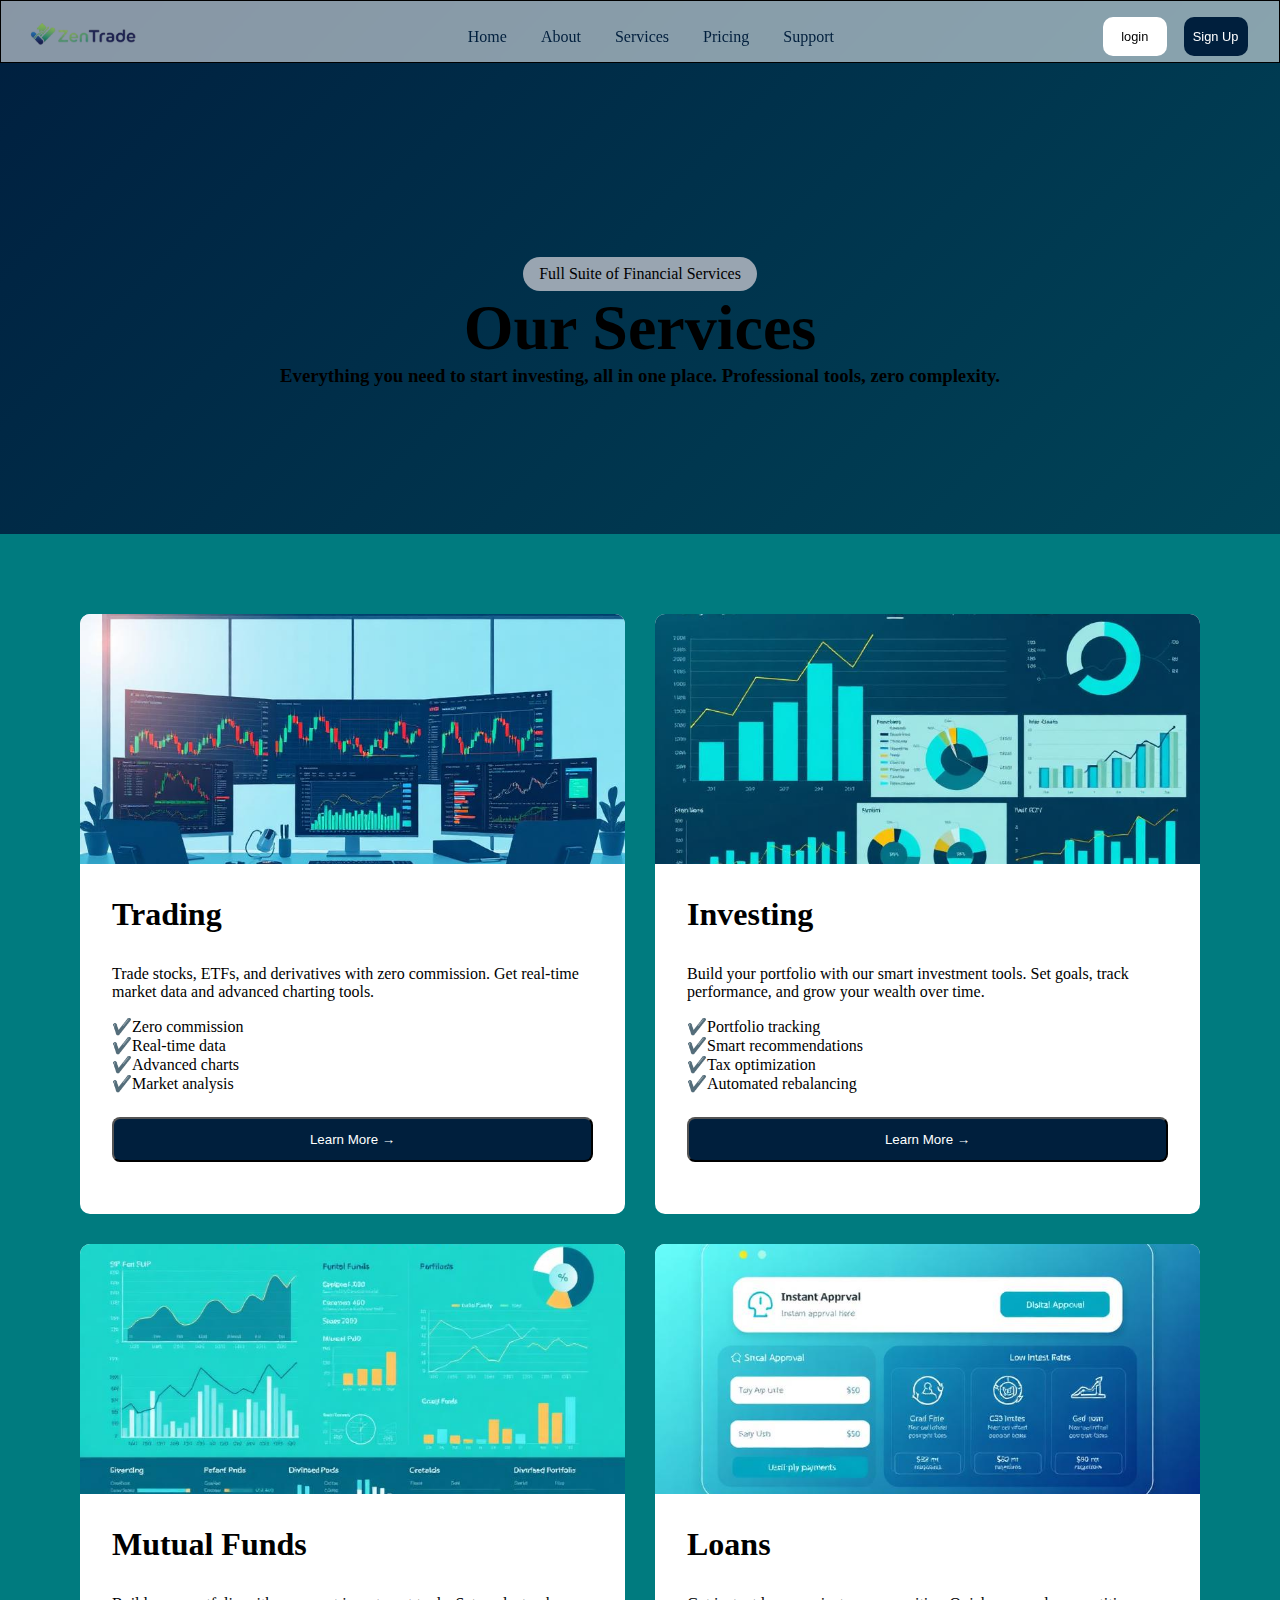
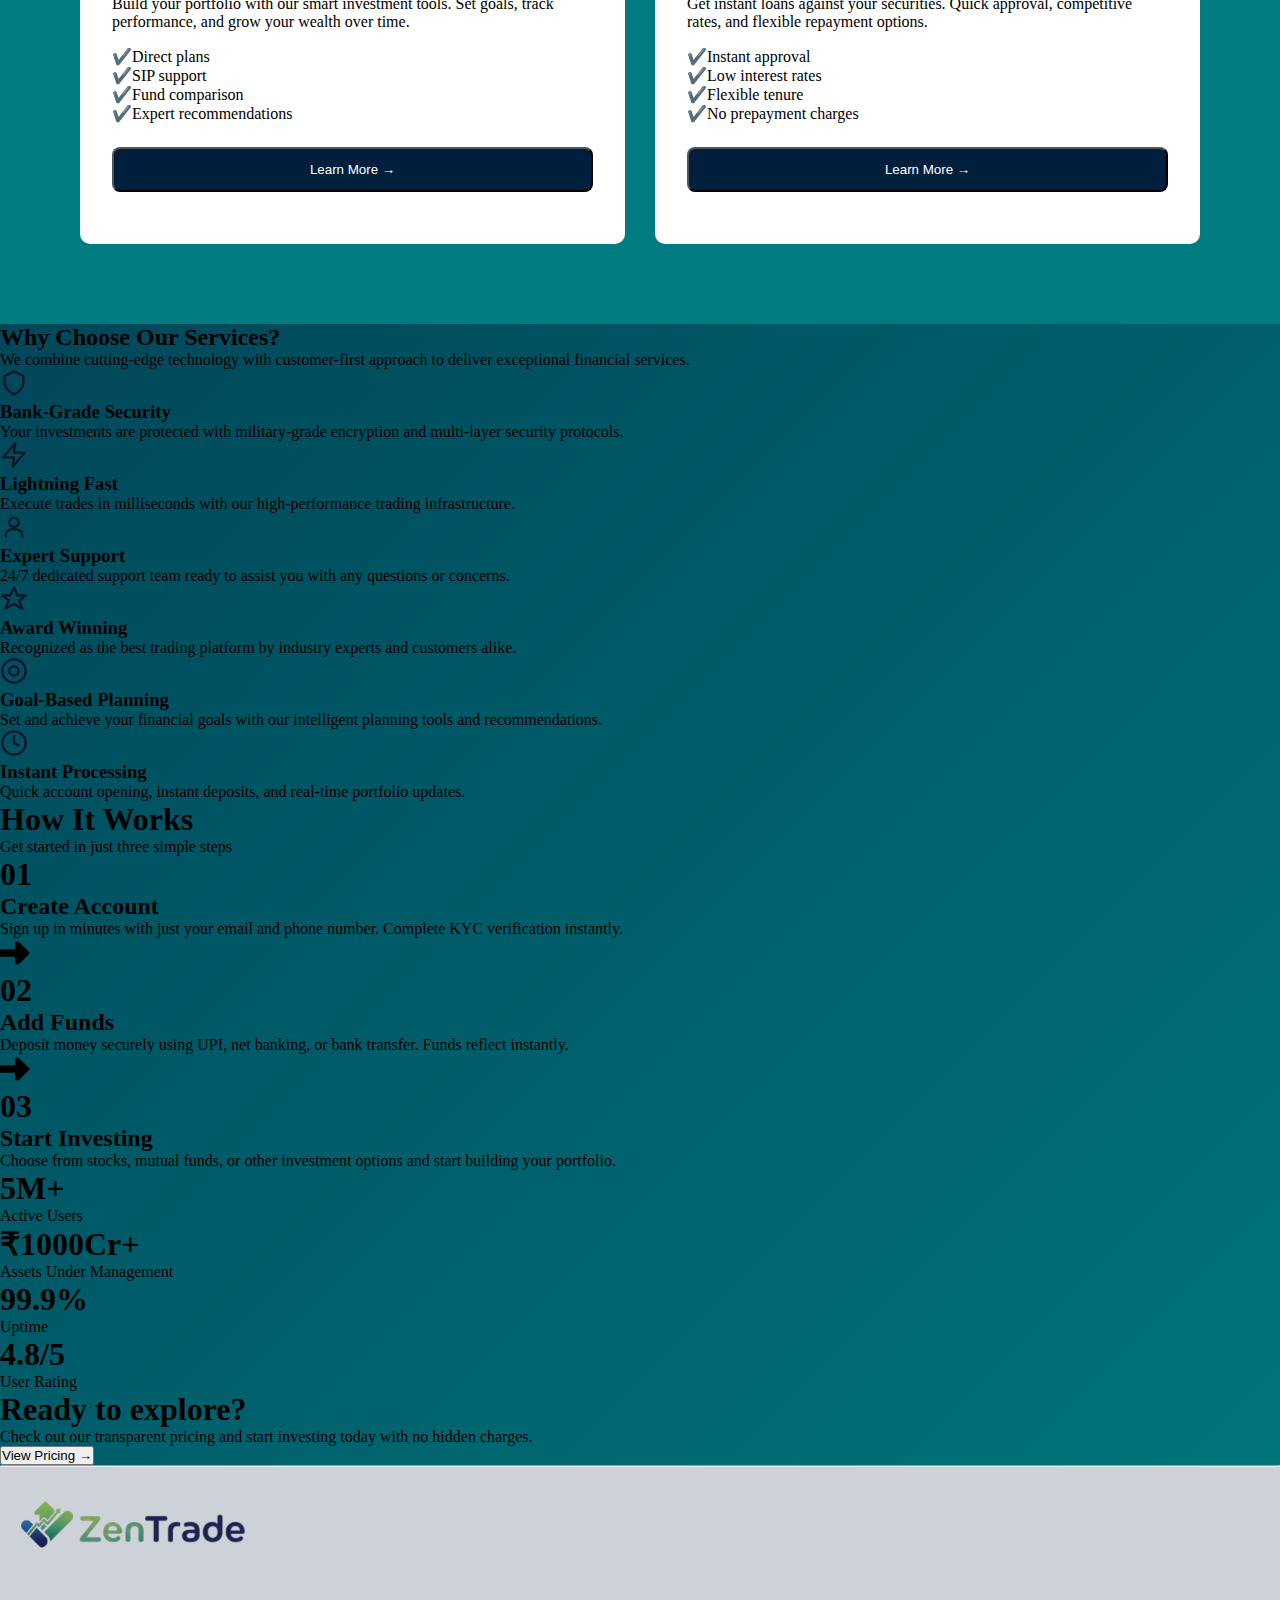
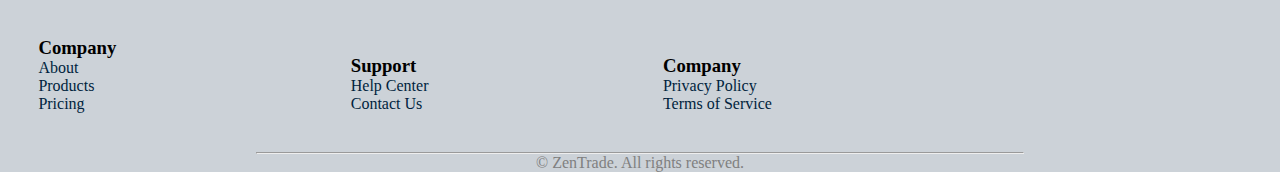
<file: services.html>
<!DOCTYPE html>
<html lang="en">
  <head>
    <meta charset="UTF-8" />
    <meta name="viewport" content="width=device-width, initial-scale=1.0" />
    <link rel="stylesheet" href="assets/css/services.css" />
    <title>Services</title>
  </head>
  <body>
    <header>
      <div class="navbar">
        <img id="logo" src="assets/images/icons/logo.png" alt="logo" />
        <div id="pages">
          <ul id="pageslink">
            <li class="navpages">
              <a class="hovereffect" href="index.html">Home</a>
            </li>
            <li class="navpages">
              <a class="hovereffect" href="about.html">About</a>
            </li>
            <li class="navpages">
              <a class="hovereffect" href="services.html">Services</a>
            </li>
            <li class="navpages"><a class="hovereffect" href="">Pricing</a></li>
            <li class="navpages"><a class="hovereffect" href="">Support</a></li>
          </ul>
        </div>

        <div id="button">
          <a href="login.html"
            ><button class="navthings" id="Login">login</button></a
          >
          <a style="color: white" href="login.html"
            ><button class="navthings" id="Sign_Up">Sign Up</button></a
          >
        </div>
      </div>
    </header>

    <!-- content------------------------------------------------ -->
    <section id="section1">
      <div id="Full_Suite">Full Suite of Financial Services</div>
      <h1 id="main_header">Our Services</h1>
      <h3 id="para">
        Everything you need to start investing, all in one place. Professional
        tools, zero complexity.
      </h3>
    </section>
    <!-- <section class="blend"></section> -->
    <section id="section2">
      <div id="content_box">
        <div class="card">
          <div class="card-image">
            <img src="assets/images/icons/cardtrading.jpg">
            <div class="icon-badge"></div>
          </div>
          <div class="trading-card">
            <h1>Trading</h1>
            <p>Trade stocks, ETFs, and derivatives with zero commission. Get real-time market data and advanced charting tools.</p>
            <ul class="list-content">
              <li>✔️Zero commission</li>
              <li>✔️Real-time data</li>
              <li>✔️Advanced charts</li>
              <li>✔️Market analysis</li>
            </ul>
            <button class="Learn_more_button"><span>Learn More</span><span> →</span> </button>
          </div>
        </div>
        <div class="card">
          <div class="card-image">
            <img src="assets/images/icons/investment.jpg">
            <div class="icon-badge"></div>
          </div>
          <div class="trading-card">
            <h1>Investing</h1>
            <p>Build your portfolio with our smart investment tools. Set goals, track performance, and grow your wealth over time.</p>
            <ul class="list-content">
              <li>✔️Portfolio tracking</li>
              <li>✔️Smart recommendations</li>
              <li>✔️Tax optimization</li>
              <li>✔️Automated rebalancing</li>
            </ul>
            <button class="Learn_more_button"> <span>Learn More</span><span> →</span></button>
          </div>
        </div>
        <div class="card">
          <div class="card-image">
           <img src="assets/images/icons/mutual-funds.jpg">
            <div class="icon-badge"></div>
          </div>
          <div class="trading-card">
            <h1>Mutual Funds</h1>
            <p>Build your portfolio with our smart investment tools. Set goals, track performance, and grow your wealth over time.</p>
            <ul class="list-content">
              <li>✔️Direct plans</li>
              <li>✔️SIP support</li>
              <li>✔️Fund comparison</li>
              <li>✔️Expert recommendations</li>
            </ul>
            <button class="Learn_more_button"><span>Learn More</span><span> →</span></button>
          </div>
        </div>
        <div class="card">
          <div class="card-image">
            <img src="assets/images/icons/product-loans-CaLE075t.jpg">
            <div class="icon-badge"></div>
          </div>
          <div class="trading-card">
            <h1>Loans</h1>
            <p>Get instant loans against your securities. Quick approval, competitive rates, and flexible repayment options.</p>
            <ul class="list-content">
              <li>✔️Instant approval</li>
              <li>✔️Low interest rates</li>
              <li>✔️Flexible tenure</li>
              <li>✔️No prepayment charges</li>
            </ul>
            <button class="Learn_more_button"><span>Learn More </span><span> →</span></button>
          </div>
        </div>
      </div>
    </section>

    <section class="why-choose-section">
    <h2 class="section-title">Why Choose Our Services?</h2>
    <p class="section-subtitle">
        We combine cutting-edge technology with customer-first approach to deliver exceptional financial services.
    </p>

    <div class="features-grid">

        
        <div class="feature-card">
            <div class="icon">
                <svg width="28" height="28" fill="none" stroke="#0f172a" stroke-width="2" stroke-linecap="round" stroke-linejoin="round" viewBox="0 0 24 24">
                    <path d="M12 22s8-4 8-10V6l-8-4-8 4v6c0 6 8 10 8 10z"/>
                </svg>
            </div>
            <h3>Bank-Grade Security</h3>
            <p>Your investments are protected with military-grade encryption and multi-layer security protocols.</p>
        </div>

      
        <div class="feature-card">
            <div class="icon">
                <svg width="28" height="28" fill="none" stroke="#0f172a" stroke-width="2" stroke-linecap="round" stroke-linejoin="round" viewBox="0 0 24 24">
                    <path d="M13 2L3 14h9l-1 8 10-12h-9z"/>
                </svg>
            </div>
            <h3>Lightning Fast</h3>
            <p>Execute trades in milliseconds with our high-performance trading infrastructure.</p>
        </div>

  
        <div class="feature-card">
            <div class="icon">
                <svg width="28" height="28" fill="none" stroke="#0f172a" stroke-width="2" stroke-linecap="round" stroke-linejoin="round" viewBox="0 0 24 24">
                    <path d="M12 12c2.2 0 4-1.8 4-4S14.2 4 12 4 8 5.8 8 8s1.8 4 4 4zM19 20v-2c0-2.2-2.5-4-5.5-4h-3C7.5 14 5 15.8 5 18v2"/>
                </svg>
            </div>
            <h3>Expert Support</h3>
            <p>24/7 dedicated support team ready to assist you with any questions or concerns.</p>
        </div>

       
        <div class="feature-card">
            <div class="icon">
                <svg width="28" height="28" fill="none" stroke="#0f172a" stroke-width="2" stroke-linecap="round" stroke-linejoin="round" viewBox="0 0 24 24">
                    <path d="M12 2l3 7h7l-5.5 4.5 2.5 7-7-4.5L5 20l2.5-7L2 9h7z"/>
                </svg>
            </div>
            <h3>Award Winning</h3>
            <p>Recognized as the best trading platform by industry experts and customers alike.</p>
        </div>

       
        <div class="feature-card">
            <div class="icon">
                <svg width="28" height="28" fill="none" stroke="#0f172a" stroke-width="2" stroke-linecap="round" stroke-linejoin="round" viewBox="0 0 24 24">
                    <circle cx="12" cy="12" r="10"/>
                    <circle cx="12" cy="12" r="4"/>
                </svg>
            </div>
            <h3>Goal-Based Planning</h3>
            <p>Set and achieve your financial goals with our intelligent planning tools and recommendations.</p>
        </div>

        
        <div class="feature-card">
            <div class="icon">
                <svg width="28" height="28" fill="none" stroke="#0f172a" stroke-width="2" stroke-linecap="round" stroke-linejoin="round" viewBox="0 0 24 24">
                    <circle cx="12" cy="12" r="10"/>
                    <path d="M12 6v6l4 2"/>
                </svg>
            </div>
            <h3>Instant Processing</h3>
            <p>Quick account opening, instant deposits, and real-time portfolio updates.</p>
        </div>

    </div>
</section>


   
    <section id="section3">
      
      <div class="howitworlks">
        <h1>How It Works</h1>
        <p>Get started in just three simple steps</p>
      </div>
      <div id="steps">
        <div class="step-boxes">
          <h1 class="numbers">01</h1>
          <h2  >Create Account</h2>
          <p>Sign up in minutes with just your email and phone number. Complete KYC verification instantly.</p>
        </div>
        <div class="arrow"><?xml version="1.0" encoding="utf-8"?>
<svg width="30px" height="30px" viewBox="0 0 16 16" fill="none" xmlns="http://www.w3.org/2000/svg">
<path d="M8 6L8 2L10 2L16 8L10 14L8 14L8 10L-1.74845e-07 10L-3.01991e-07 6L8 6Z" fill="#000000"/>
</svg></div>
        <div class="step-boxes" >
          <h1 class="numbers">02</h1>
          <h2>Add Funds</h2>
          <p>Deposit money securely using UPI, net banking, or bank transfer. Funds reflect instantly.</p>
        </div>
        <div class="arrow"><?xml version="1.0" encoding="utf-8"?>
<svg width="30px" height="30px" viewBox="0 0 16 16" fill="none" xmlns="http://www.w3.org/2000/svg">
<path d="M8 6L8 2L10 2L16 8L10 14L8 14L8 10L-1.74845e-07 10L-3.01991e-07 6L8 6Z" fill="#000000"/>
</svg></div>
        <div class="step-boxes" >
          <h1 class="numbers">03</h1>
          <h2>Start Investing</h2>
          <p>Choose from stocks, mutual funds, or other investment options and start building your portfolio.</p>
        </div>
      
      </div>
    </section>
    <section id="section4">
      <div class="stats-div">
        <h1 class="stats">5M+</h1>
        <p>Active Users</p>
      </div>
      <div class="stats-div">
        <h1 class="stats">₹1000Cr+</h1>
        <p>Assets Under Management</p>
      </div>
      <div class="stats-div">
        <h1 class="stats">99.9%</h1>
        <p>Uptime</p>
      </div>
      <div class="stats-div">
        <h1 class="stats">4.8/5</h1>
        <p>User Rating</p>
      </div>
    </section>
    <sectoin id="section5">
      <h1>Ready to explore?</h1>
      <p>Check out our transparent pricing and start investing today with no hidden charges.</p>
      <button id="ready-to-explore"><span>View Pricing</span> →<span></span></button>
      

    </sectoin>

    <!--footer------------------------------------------- -->

    <footer id="foot">
      <hr />
      <div id="footer1">
        <div id="footer_info">
          <img id="footer_logo" src="assets/images/icons/logo.png" alt="logo" />
        </div>

        <div id="footerh1">
          <h3>Company</h3>
          <ul class="footersites">
            <li><a href="">About</a></li>
            <li><a href="">Products</a></li>
            <li><a href="">Pricing</a></li>
          </ul>
        </div>

        <div id="footerh2">
          <h3>Support</h3>
          <ul class="footersites">
            <li><a href="">Help Center</a></li>
            <li><a href="">Contact Us</a></li>
          </ul>
        </div>

        <div id="footerh3">
          <h3>Company</h3>
          <ul class="footersites">
            <li><a href="">Privacy Policy</a></li>
            <li><a href="">Terms of Service</a></li>
          </ul>
        </div>
      </div>
      <hr id="footer-line" />
      <p id="trademark">© ZenTrade. All rights reserved.</p>
    </footer>
  </body>
</html>
</file>
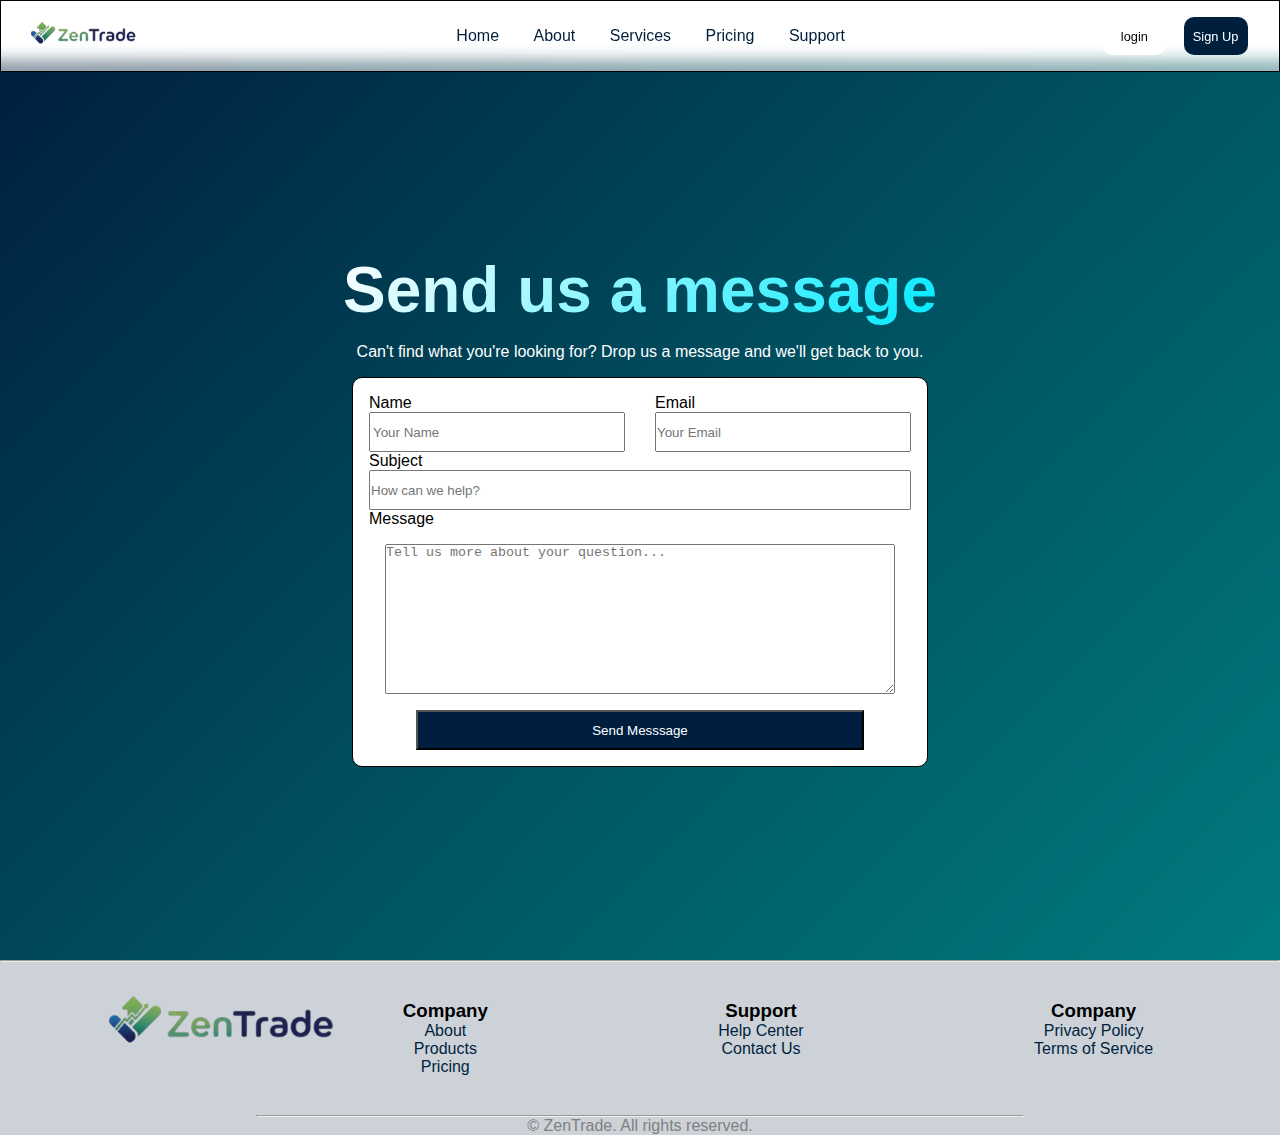
<file: support.html>
<!DOCTYPE html>
<html lang="en">
  <head>
    <meta charset="UTF-8" />
    <meta name="viewport" content="width=device-width, initial-scale=1.0" />
    <link rel="stylesheet" href="assets/css/support.css" />
    <title>Services</title>
  </head>
  <body>
    <header>
      <div class="navbar">
        <img id="logo" src="assets/images/icons/logo.png" alt="logo" />
        <div id="pages">
          <ul id="pageslink">
            <li class="navpages">
              <a class="hovereffect" href="index.html">Home</a>
            </li>
            <li class="navpages">
              <a class="hovereffect" href="about.html">About</a>
            </li>
            <li class="navpages">
              <a class="hovereffect" href="services.html">Services</a>
            </li>
            <li class="navpages"><a class="hovereffect" href="pricing.html">Pricing</a></li>
            <li class="navpages"><a class="hovereffect" href="support.html">Support</a></li>
          </ul>
        </div>

        <div id="button">
          <a href="login.html"
            ><button class="navthings" id="Login">login</button></a
          >
          <a style="color: white" href="login.html"
            ><button class="navthings" id="Sign_Up">Sign Up</button></a
          >
        </div>
                <!--ham -->
        <div class="hamburger" onclick="toggleSidebar()">
          <span></span>
          <span></span>
          <span></span>
        </div>
        <!--ham -->
      </div>
    </header>
    <!-- added -->
    <div class="sidebar" id="sidebar">
    <button class="sidebar-close" onclick="toggleSidebar()">&times;</button>
    <ul>
        <li><a href="index.html" onclick="toggleSidebar()">Home</a></li>
        <li><a href="about.html" onclick="toggleSidebar()">About</a></li>
        <li><a href="services.html" onclick="toggleSidebar()">Services</a></li>
        <li><a href="pricing.html" onclick="toggleSidebar()">Pricing</a></li>
        <li><a href="support.html" onclick="toggleSidebar()">Support</a></li>
    </ul>
    <div class="sidebar-buttons">
        <a href="login.html"><button id="Login">Login</button></a>
        <a href="login.html"><button id="Sign_Up">Sign Up</button></a>
    </div>
</div>

<!-- Overlay -->
<div class="overlay" id="overlay" onclick="toggleSidebar()"></div>


    <!-- content------------------------------------------------ -->
     <section id="contact">
      <h1>Send us a message</h1>
      <p>Can't find what you're looking for? Drop us a message and we'll get back to you.</p>
      <form method="post">
      <div id="form-container">
        <div id="text-part">
        <div id="naminig">
          <label for="name">Name</label>
          <input type="text" id="name" name="name" placeholder="Your Name" required>
        </div>
        <div id="emailing">
          <label for="email">Email</label>
          <input type="email" id="email" name="email" placeholder="Your Email" required>
        </div>
        </div>
        
          <div id="help-box">
          <label for="help">Subject</label>
          <input type="text" id="help" name="help" placeholder="How can we help?" required>
          </div>
        <div id="message-box">
          <label for="message">Message</label>
          <textarea name="message" id="message" placeholder="Tell us more about your question..." required></textarea>
        </div>
        <div id="send-btn">
          <button onclick="recived()">Send Messsage</button>
        </div>
        </div>

      </div>
    </form>
      


      </div>
     </section>
    

    <!--footer------------------------------------------- -->

    <footer id="foot">
      <hr />
      <div id="footer1">
        <div id="footer_info">
          <img id="footer_logo" src="assets/images/icons/logo.png" alt="logo" />
        </div>

        <div id="footerh1">
          <h3>Company</h3>
          <ul class="footersites">
            <li><a href="">About</a></li>
            <li><a href="">Products</a></li>
            <li><a href="">Pricing</a></li>
          </ul>
        </div>

        <div id="footerh2">
          <h3>Support</h3>
          <ul class="footersites">
            <li><a href="">Help Center</a></li>
            <li><a href="">Contact Us</a></li>
          </ul>
        </div>

        <div id="footerh3">
          <h3>Company</h3>
          <ul class="footersites">
            <li><a href="">Privacy Policy</a></li>
            <li><a href="">Terms of Service</a></li>
          </ul>
        </div>
      </div>
      <hr id="footer-line" />
      <p id="trademark">© ZenTrade. All rights reserved.</p>
    </footer>
    <script src="assets/js/main.js"></script> <!--add-->
  </body>
</html>
</file>
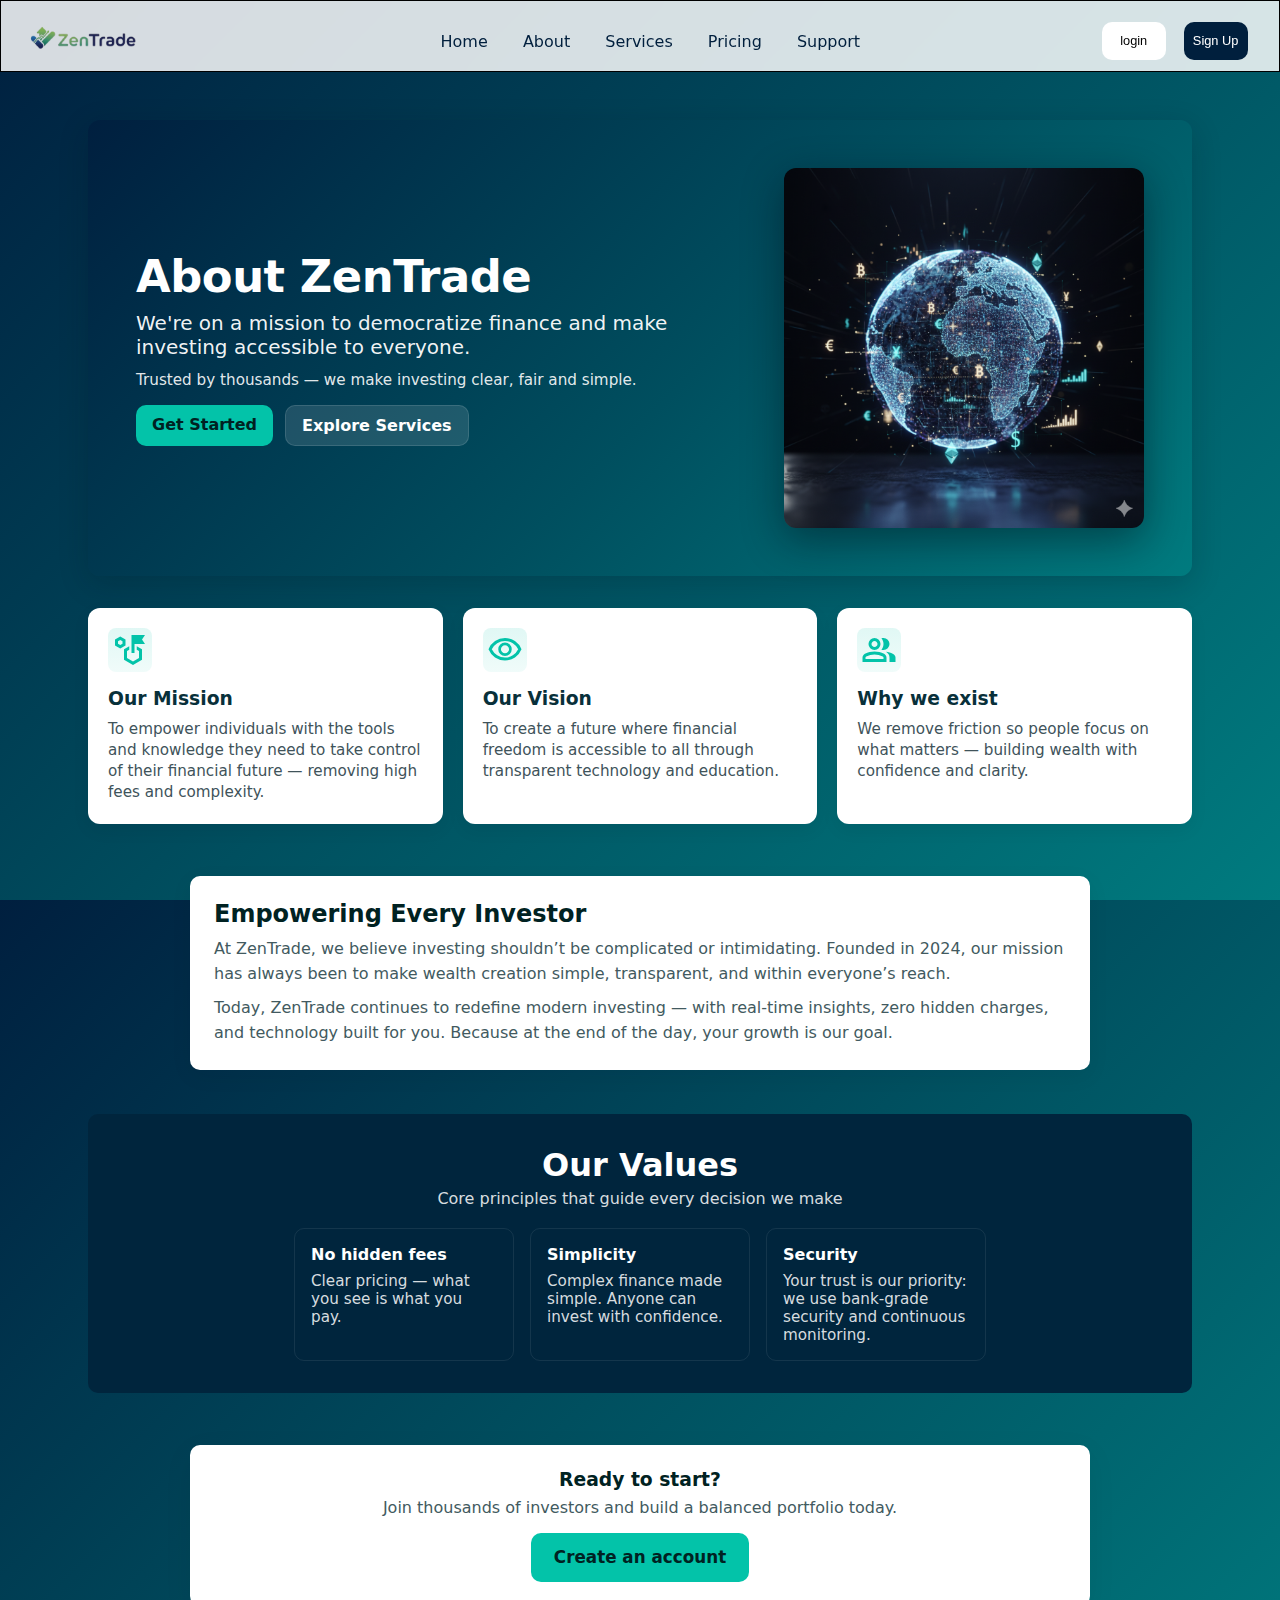
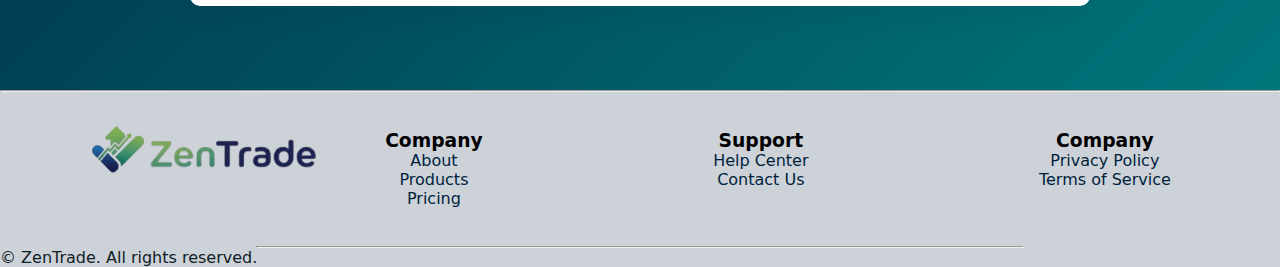
<file: src/about.html>
<!DOCTYPE html>
<html lang="en">
  <head>
    <meta charset="UTF-8" />
    <meta name="viewport" content="width=device-width, initial-scale=1.0" />
    <link rel="stylesheet" href="../assets/css/about.css" />
    <title>About</title>
  </head>
  <body>
    <header>
      <div class="navbar">
        <img id="logo" src="../assets/images/icons/logo.png" alt="logo" />
        <div id="pages">
          <ul id="pageslink">
            <li class="navpages"><a class="hovereffect" href="../index.html">Home</a></li>
            <li class="navpages"><a class="hovereffect" href="about.html">About</a></li>
            <li class="navpages"><a class="hovereffect" href="services.html">Services</a></li>
            <li class="navpages"><a class="hovereffect" href="pricing.html">Pricing</a></li>
            <li class="navpages"><a class="hovereffect" href="support.html">Support</a></li>
          </ul>
        </div>

        <div id="button">
          <a href="login.html"><button class="navthings" id="Login">login</button></a>
          <a style="color: white;" href="login.html"><button class="navthings" id="Sign_Up">Sign Up</button></a>
        </div>
                <!--ham -->
        <div class="hamburger" onclick="toggleSidebar()">
          <span></span>
          <span></span>
          <span></span>
        </div>
        <!--ham -->
      </div>
    </header>
    <!-- added -->
    <div class="sidebar" id="sidebar">
    <button class="sidebar-close" onclick="toggleSidebar()">&times;</button>
    <ul>
        <li><a href="../index.html" onclick="toggleSidebar()">Home</a></li>
        <li><a href="about.html" onclick="toggleSidebar()">About</a></li>
        <li><a href="services.html" onclick="toggleSidebar()">Services</a></li>
        <li><a href="pricing.html" onclick="toggleSidebar()">Pricing</a></li>
        <li><a href="support.html" onclick="toggleSidebar()">Support</a></li>
    </ul>
    <div class="sidebar-buttons">
        <a href="login.html"><button id="Login">Login</button></a>
        <a href="login.html"><button id="Sign_Up">Sign Up</button></a>
    </div>
</div>

<!-- Overlay -->
<div class="overlay" id="overlay" onclick="toggleSidebar()"></div>


    <main id="content">
      <div id="background1">
      <section id="section1" class="hero">
        <div class="hero-inner">
          <div id="About_ZenTrade" class="hero-text">
            <h1 id="b1h1">About ZenTrade</h1>
            <p id="b1h2">We're on a mission to democratize finance and make investing accessible to everyone.</p>
            <p class="hero-cta">Trusted by thousands — we make investing clear, fair and simple.</p>
            <div class="hero-buttons">
              <a class="btn primary" id="get-started" href="login.html">Get Started</a>
              <a class="btn ghost" id="services" href="services.html">Explore Services</a>
            </div>
          </div>

          <div class="hero-media">
            <img id="world_img" src="../assets/images/icons/WORLD.png" alt="world illustration" />
          </div>
        </div>
      </section>
      </div>

      
      <section id="p2l2B2" class="cards-grid">
        <article class="p2l2b1" id="our-mission" aria-labelledby="mission-title">
          <div class="icon" aria-hidden="true">
            
            <svg xmlns="http://www.w3.org/2000/svg" height="36" viewBox="0 -960 960 960" width="36" fill="#03c3a9"><path d="M220-520 80-600v-160l140-80 140 80v160l-140 80Zm0-92 60-34v-68l-60-34-60 34v68l60 34Zm440 123v-93l140 82v280L560-80 320-220v-280l140-82v93l-60 35v188l160 93 160-93v-188l-60-35Zm-140 89v-480h360l-80 120 80 120H600v240h-80Zm40 69ZM220-680Z"/></svg>
          </div>
          <h3 id="mission-title">Our Mission</h3>
          <p>To empower individuals with the tools and knowledge they need to take control of their financial future — removing high fees and complexity.</p>
        </article>

        <article class="p2l2b1" id="our-vision" aria-labelledby="vision-title">
          <div class="icon" aria-hidden="true">
            <svg xmlns="http://www.w3.org/2000/svg" height="36" viewBox="0 -960 960 960" width="36" fill="#03c3a9"><path d="M480-320q75 0 127.5-52.5T660-500q0-75-52.5-127.5T480-680q-75 0-127.5 52.5T300-500q0 75 52.5 127.5T480-320Zm0-72q-45 0-76.5-31.5T372-500q0-45 31.5-76.5T480-608q45 0 76.5 31.5T588-500q0 45-31.5 76.5T480-392Zm0 192q-146 0-266-81.5T40-500q54-137 174-218.5T480-800q146 0 266 81.5T920-500q-54 137-174 218.5T480-200Zm0-300Zm0 220q113 0 207.5-59.5T832-500q-50-101-144.5-160.5T480-720q-113 0-207.5 59.5T128-500q50 101 144.5 160.5T480-280Z"/></svg>
          </div>
          <h3 id="vision-title">Our Vision</h3>
          <p>To create a future where financial freedom is accessible to all through transparent technology and education.</p>
        </article>

        <article class="p2l2b1" id="our-values" aria-labelledby="values-title">
          <div class="icon" aria-hidden="true">
            <svg xmlns="http://www.w3.org/2000/svg" height="36" viewBox="0 -960 960 960" width="36" fill="#03c3a9"><path d="M40-160v-112q0-34 17.5-62.5T104-378q62-31 126-46.5T360-440q66 0 130 15.5T616-378q29 15 46.5 43.5T680-272v112H40Zm720 0v-120q0-44-24.5-84.5T666-434q51 6 96 20.5t84 35.5q36 20 55 44.5t19 53.5v120H760ZM360-480q-66 0-113-47t-47-113q0-66 47-113t113-47q66 0 113 47t47 113q0 66-47 113t-113 47Zm400-160q0 66-47 113t-113 47q-11 0-28-2.5t-28-5.5q27-32 41.5-71t14.5-81q0-42-14.5-81T544-792q14-5 28-6.5t28-1.5q66 0 113 47t47 113ZM120-240h480v-32q0-11-5.5-20T580-306q-54-27-109-40.5T360-360q-56 0-111 13.5T140-306q-9 5-14.5 14t-5.5 20v32Zm240-320q33 0 56.5-23.5T440-640q0-33-23.5-56.5T360-720q-33 0-56.5 23.5T280-640q0 33 23.5 56.5T360-560Zm0 320Zm0-400Z"/></svg>
          </div>
          <h3 id="values-title">Why we exist</h3>
          <p>We remove friction so people focus on what matters — building wealth with confidence and clarity.</p>
        </article>
      </section>

      
      <section id="section2" class="empower">
        <div id="Empowering">
          <h2>Empowering Every Investor</h2>
          <p>At ZenTrade, we believe investing shouldn’t be complicated or intimidating. Founded in 2024, our mission has always been to make wealth creation simple, transparent, and within everyone’s reach.</p>
          <p>Today, ZenTrade continues to redefine modern investing — with real-time insights, zero hidden charges, and technology built for you. Because at the end of the day, your growth is our goal.</p>
        </div>
      </section>

      
      <section id="section3" class="values-section">
        <div id="our_Values">
          <h2>Our Values</h2>
          <p class="sub">Core principles that guide every decision we make</p>
        </div>

        <div id="our_values_content">
          <div class="value_boxes" role="article">
            <h4>No hidden fees</h4>
            <p>Clear pricing — what you see is what you pay.</p>
          </div>

          <div class="value_boxes" role="article">
            <h4>Simplicity</h4>
            <p>Complex finance made simple. Anyone can invest with confidence.</p>
          </div>

          <div class="value_boxes" role="article">
            <h4>Security</h4>
            <p>Your trust is our priority: we use bank-grade security and continuous monitoring.</p>
          </div>
        </div>
      </section>

      
      <section class="final-cta">
        <div class="final-inner">
          <h3>Ready to start?</h3>
          <p>Join thousands of investors and build a balanced portfolio today.</p>
          <a class="btn primary large" href="login.html">Create an account</a>
        </div>
      </section>
    </main>

   <footer id="foot">
      <hr />
      <div id="footer1">
        <div id="footer_info">
          <img id="footer_logo" src="../assets/images/icons/logo.png" alt="logo" />
        </div>

        <div id="footerh1">
          <h3>Company</h3>
          <ul class="footersites">
            <li><a href="">About</a></li>
            <li><a href="">Products</a></li>
            <li><a href="">Pricing</a></li>
          </ul>
        </div>

        <div id="footerh2">
          <h3>Support</h3>
          <ul class="footersites">
            <li><a href="">Help Center</a></li>
            <li><a href="">Contact Us</a></li>
          </ul>
        </div>

        <div id="footerh3">
          <h3>Company</h3>
          <ul class="footersites">
            <li><a href="">Privacy Policy</a></li>
            <li><a href="">Terms of Service</a></li>
          </ul>
        </div>
      </div>
      <hr id="footer-line">
      <p id="trademark">© ZenTrade. All rights reserved.</p>
    </footer>
    <script src="../assets/js/main.js"></script> <!--add-->
  </body>
</html>
</file>
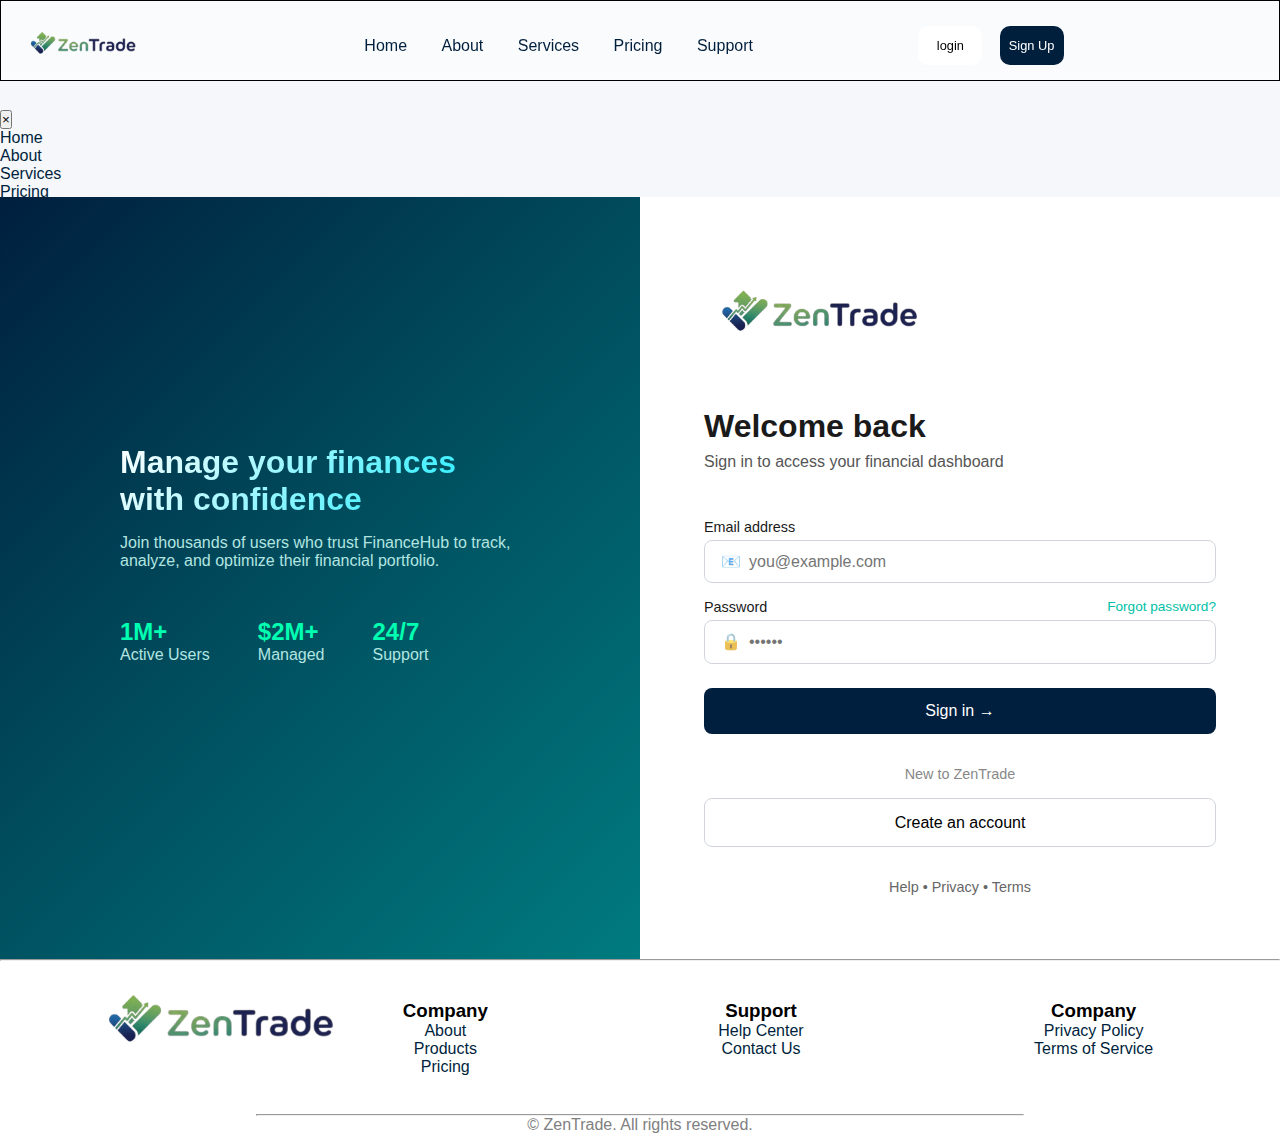
<file: src/login.html>
<!DOCTYPE html>
<html lang="en">
  <head>
    <meta charset="UTF-8" />
    <meta name="viewport" content="width=device-width, initial-scale=1.0" />
    <link rel="stylesheet" href="../assets/css/login.css" />
    <title>Login</title>
  </head>
  <body>
    <header>
      <div class="navbar">
        <img id="logo" src="../assets/images/icons/logo.png" alt="logo" />
        <div id="pages">
          <ul id="pageslink">
            <li class="navpages"><a class="hovereffect" href="../index.html">Home</a></li>
            <li class="navpages"><a class="hovereffect" href="about.html">About</a></li>
            <li class="navpages">
              <a class="hovereffect" href="services.html">Services</a>
            </li>
            <li class="navpages"><a class="hovereffect" href="pricing.html">Pricing</a></li>
            <li class="navpages"><a class="hovereffect" href="support.html">Support</a></li>
          </ul>
        </div>

        <div id="button">
           <a href="login.html"><button class="navthings" id="Login">login</button></a>
          <a style="color: white;" href="login.html"><button class="navthings" id="Sign_Up">Sign Up</button></a>
        </div>
                <!--ham -->
        <div class="hamburger" onclick="toggleSidebar()">
          <span></span>
          <span></span>
          <span></span>
        </div>
        <!--ham -->
      </div>
    </header>
    <!-- added -->
    <div class="sidebar" id="sidebar">
    <button class="sidebar-close" onclick="toggleSidebar()">&times;</button>
    <ul>
        <li><a href="../index.html" onclick="toggleSidebar()">Home</a></li>
        <li><a href="about.html" onclick="toggleSidebar()">About</a></li>
        <li><a href="services.html" onclick="toggleSidebar()">Services</a></li>
        <li><a href="pricing.html" onclick="toggleSidebar()">Pricing</a></li>
        <li><a href="support.html" onclick="toggleSidebar()">Support</a></li>
    </ul>
    <div class="sidebar-buttons">
        <a href="login.html"><button id="Login">Login</button></a>
        <a href="login.html"><button id="Sign_Up">Sign Up</button></a>
    </div>
</div>

<!-- Overlay -->
<div class="overlay" id="overlay" onclick="toggleSidebar()"></div>


  <div class="container">
    <div class="right-section">
      <div class="content">
        <h1>Manage your finances<br>with confidence</h1>
        <p>Join thousands of users who trust FinanceHub to track, analyze, and optimize their financial portfolio.</p>
        
        <div class="stats">
          <div><h2>1M+</h2><p>Active Users</p></div>
          <div><h2>$2M+</h2><p>Managed</p></div>
          <div><h2>24/7</h2><p>Support</p></div>
        </div>
      </div>
    </div>
    <div class="left-section">
      <div class="logo">
        <div class="logo-icon">
            <img class="logo-icon" src="../assets/images/icons/logo.png">
        </div>
       
      </div>
  
      <h1>Welcome back</h1>
      <p class="subtitle">Sign in to access your financial dashboard</p>
  
      <form class="login-form">
        <label>Email address</label>
        <div class="input-group">
          <span class="icon">📧</span>
          <input type="email" id="emailInput" placeholder="you@example.com" required />
        </div>
        <span class="error-message" id="emailError"></span>
  
        <label>Password <a href="#" class="forgot">Forgot password?</a></label>
        <div class="input-group">
          <span class="icon">🔒</span>
          <input type="password" placeholder="••••••" required />
        </div>
  
        <a href=""><button type="submit" class="btn">Sign in →</button></a>
      </form>
  
      <div class="divider">
        <span>New to ZenTrade</span>
      </div>
  
      <a href="loadingpage.html"><button type="submit" class="btn-outline">Create an account</button></a>
  
      <div class="footer-links">
        <a href="#">Help</a> • 
        <a href="#">Privacy</a> • 
        <a href="#">Terms</a>
      </div>
    </div>
  </div>
    


    <footer id="foot">
      <hr />
      <div id="footer1">
        <div id="footer_info">
          <img id="footer_logo" src="../assets/images/icons/logo.png" alt="logo" />
        </div>

        <div id="footerh1">
          <h3>Company</h3>
          <ul class="footersites">
            <li><a href="">About</a></li>
            <li><a href="">Products</a></li>
            <li><a href="">Pricing</a></li>
          </ul>
        </div>

        <div id="footerh2">
          <h3>Support</h3>
          <ul class="footersites">
            <li><a href="">Help Center</a></li>
            <li><a href="">Contact Us</a></li>
          </ul>
        </div>

        <div id="footerh3">
          <h3>Company</h3>
          <ul class="footersites">
            <li><a href="">Privacy Policy</a></li>
            <li><a href="">Terms of Service</a></li>
          </ul>
        </div>
      </div>
      <hr id="footer-line" />
      <p id="trademark">© ZenTrade. All rights reserved.</p>
    </footer>
    <script src="../assets/js/main.js"></script> <!--add-->
  </body>
</html>
</file>
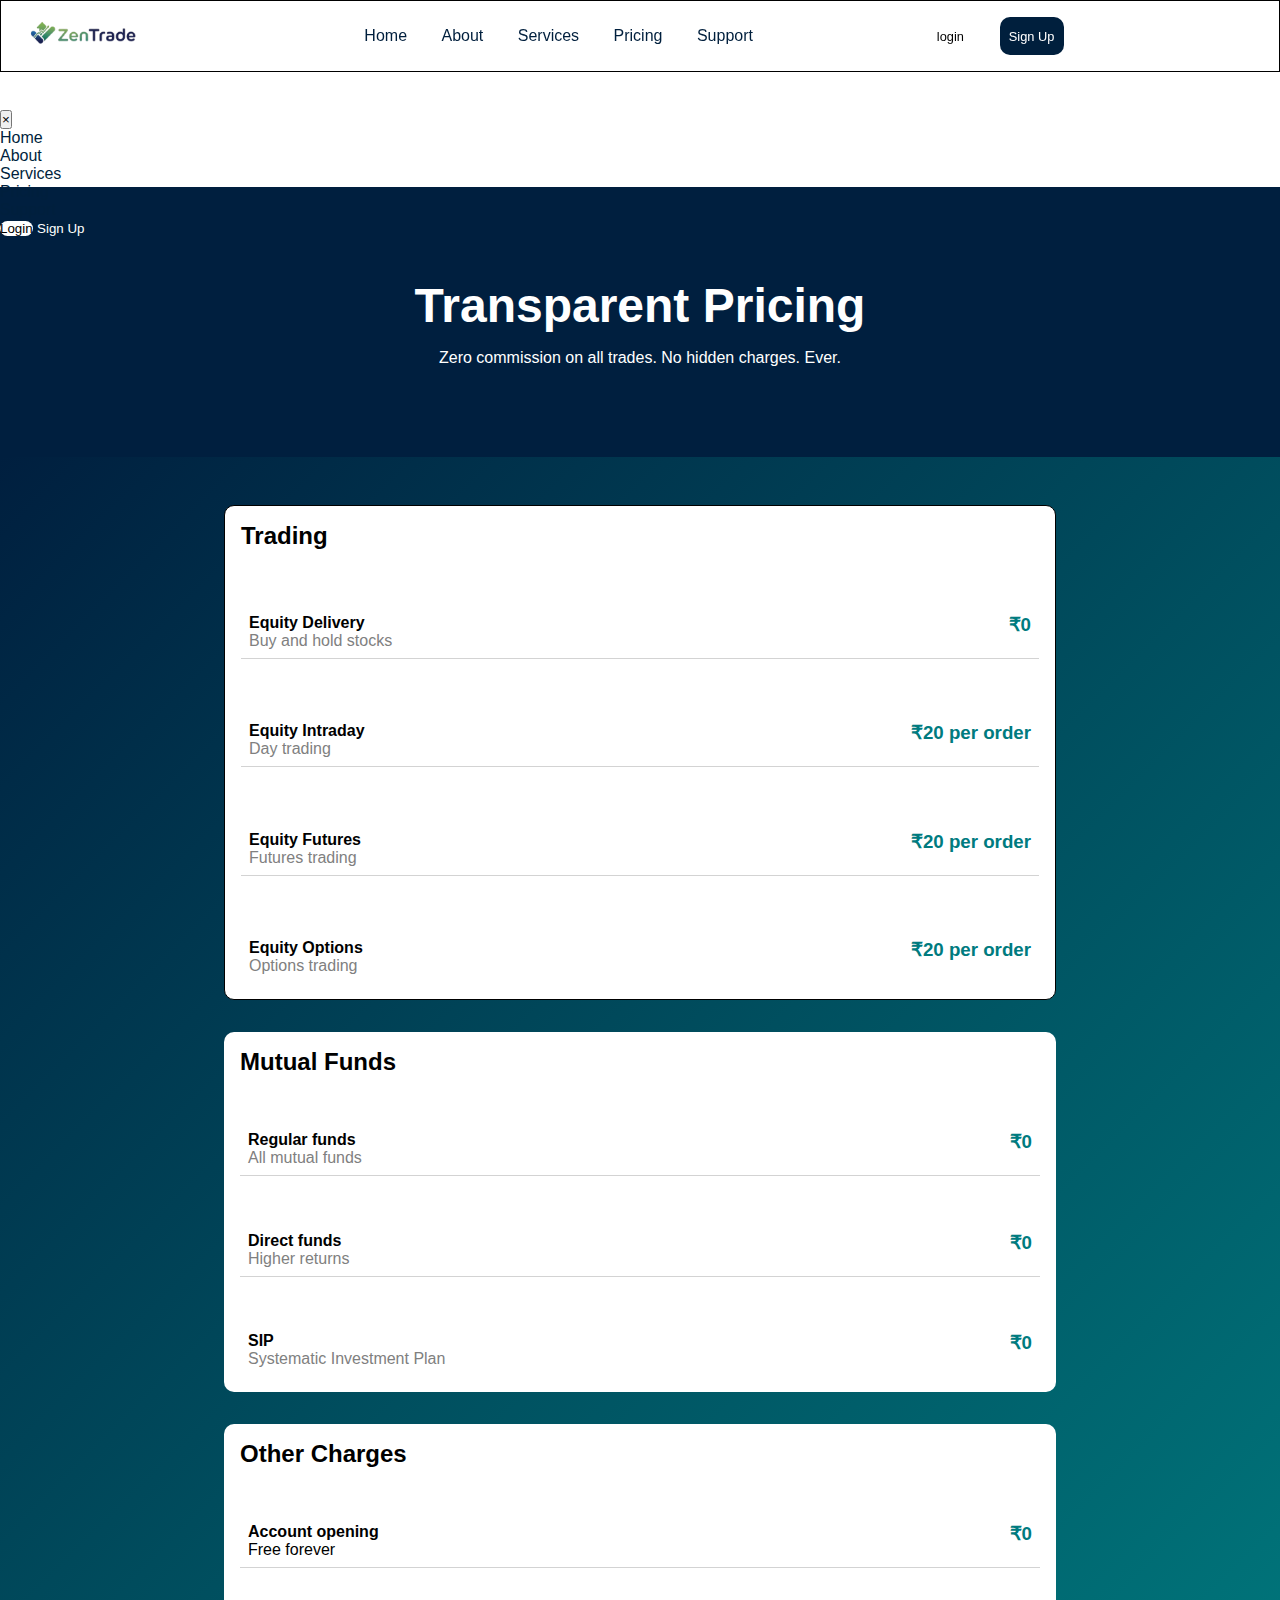
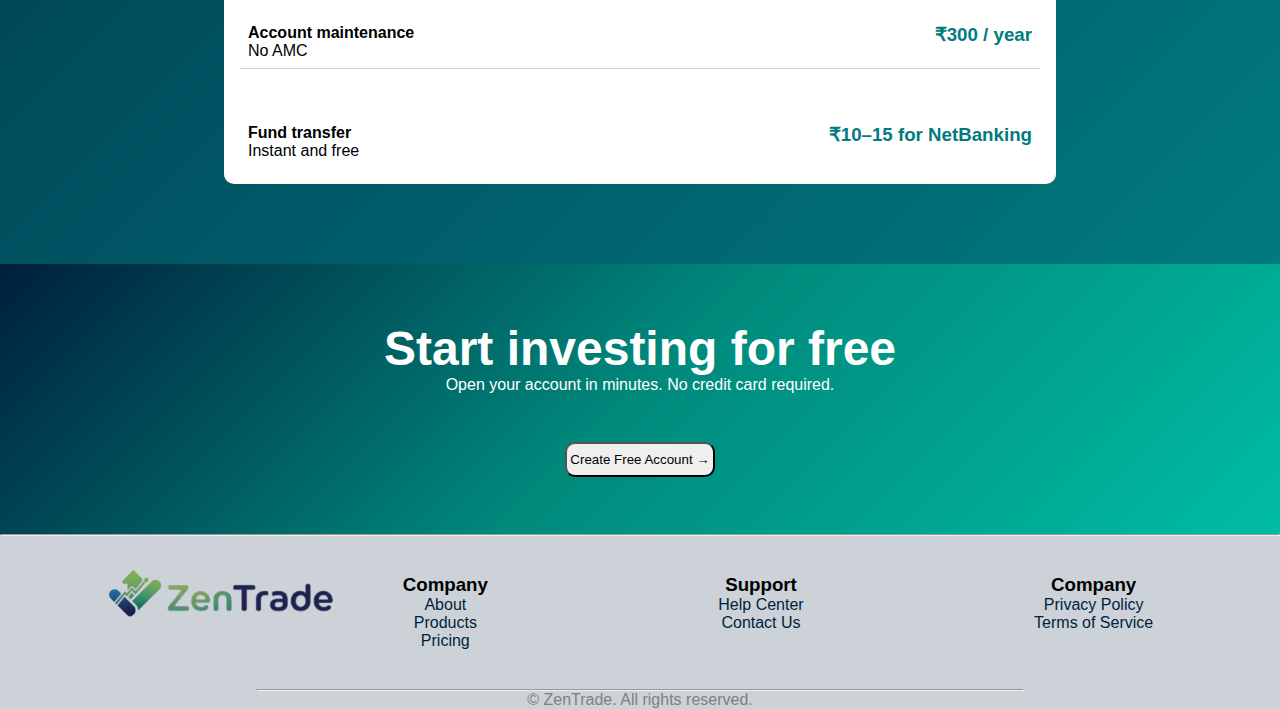
<file: src/pricing.html>
<!DOCTYPE html>
<html lang="en">
  <head>
    <meta charset="UTF-8" />
    <meta name="viewport" content="width=device-width, initial-scale=1.0" />
    <link rel="stylesheet" href="../assets/css/pricing.css" />
    <title>Services</title>
  </head>
  <body>
    <header>
      <div class="navbar">
        <img id="logo" src="../assets/images/icons/logo.png" alt="logo" />
        <div id="pages">
          <ul id="pageslink">
            <li class="navpages">
              <a class="hovereffect" href="../index.html">Home</a>
            </li>
            <li class="navpages">
              <a class="hovereffect" href="about.html">About</a>
            </li>
            <li class="navpages">
              <a class="hovereffect" href="services.html">Services</a>
            </li>
            <li class="navpages">
              <a class="hovereffect" href="pricing.html">Pricing</a>
            </li>
            <li class="navpages">
              <a class="hovereffect" href="support.html">Support</a>
            </li>
          </ul>
        </div>

        <div id="button">
          <a href="login.html"
            ><button class="navthings" id="Login">login</button></a
          >
          <a style="color: white" href="login.html"
            ><button class="navthings" id="Sign_Up">Sign Up</button></a
          >
        </div>
                <!--ham -->
        <div class="hamburger" onclick="toggleSidebar()">
          <span></span>
          <span></span>
          <span></span>
        </div>
        <!--ham -->
      </div>
    </header>
    <!-- added -->
    <div class="sidebar" id="sidebar">
    <button class="sidebar-close" onclick="toggleSidebar()">&times;</button>
    <ul>
        <li><a href="../index.html" onclick="toggleSidebar()">Home</a></li>
        <li><a href="about.html" onclick="toggleSidebar()">About</a></li>
        <li><a href="services.html" onclick="toggleSidebar()">Services</a></li>
        <li><a href="pricing.html" onclick="toggleSidebar()">Pricing</a></li>
        <li><a href="support.html" onclick="toggleSidebar()">Support</a></li>
    </ul>
    <div class="sidebar-buttons">
        <a href="login.html"><button id="Login">Login</button></a>
        <a href="login.html"><button id="Sign_Up">Sign Up</button></a>
    </div>
</div>

<!-- Overlay -->
<div class="overlay" id="overlay" onclick="toggleSidebar()"></div>


    <!-- content------------------------------------------------ -->
    <section id="section1-p4">
      <div class="transprant-prcing">
        <h1>Transparent Pricing</h1>
        <p>Zero commission on all trades. No hidden charges. Ever.</p>
      </div>
    </section>
    <section id="section2-p4">
      <div class="pricing-boxes" id="boxpricing-Trading">
        <div class="card-heading"><h2>Trading</h2></div>
        <div class="card-content">
          <div>
            <h4>Equity Delivery</h4>
            <p>Buy and hold stocks</p>
          </div>
          <div class="fixedprice"><h3>₹0</h3></div>
        </div>
        <div class="card-content">
          <div>
            <h4>Equity Intraday</h4>
            <p>Day trading</p>
          </div>
          <div class="fixedprice"><h3>₹20 per order</h3></div>
        </div>
        <div class="card-content">
          <div>
            <h4>Equity Futures</h4>
            <p>Futures trading</p>
          </div>
          <div class="fixedprice"><h3>₹20 per order</h3></div>
        </div>
        <div class="card-content" id="card-last-box">
          <div>
            <h4>Equity Options</h4>
            <p>Options trading</p>
          </div>
          <div class="fixedprice"><h3>₹20 per order</h3></div>
        </div>
      </div>

      <div class="pricing-boxes" id="boxpricing-Mutualfunds">
        <div class="card-heading">
          <h2>Mutual Funds</h2>
        </div>
        <div class="card-content">
          <div><h4>Regular funds</h4><p>All mutual funds</p></div>
          <div class="fixedprice"><h3>₹0</h3></div>
        </div>
        <div class="card-content">
          <div><h4>Direct funds</h4><p>Higher returns</p></div>
          <div class="fixedprice"><h3>₹0</h3></div>
        </div>
        <div class="card-content" id="card-last-box">
          <div><h4>SIP</h4><p>Systematic Investment Plan</p></div>
          <div class="fixedprice"><h3>₹0</h3></div>
        </div>
      </div>

      <div class="pricing-boxes" id="boxpricing-OtherCharges">
        <div class="card-heading">
          <h2>Other Charges</h2>
        </div>
        <div class="card-content">
          <div>
            <h4>Account opening</h4>
            <p4>Free forever</p4>
          </div>
          <div class="fixedprice"><h3>₹0</h3></div>
        </div>
        <div class="card-content">
          <div>
            <h4>Account maintenance</h4>
            <p4>No AMC</p4>
          </div>
          <div class="fixedprice"><h3>₹300 / year</h3></div>
        </div>
        <div class="card-content" id="card-last-box">
          <div>
            <h4>Fund transfer</h4>
            <p4>Instant and free</p4>
          </div>
          <div class="fixedprice"><h3>₹10–15 for NetBanking</h3></div>
        </div>
      </div>
    </section>
    
    <section id="section3-p4">
      <h1>Start investing for free</h1>
      <p>Open your account in minutes. No credit card required.</p>
      <a href="login.html"><button id="createfree"><span>Create Free Account</span> →<span></span></button></a>
    </section>

    <!--footer------------------------------------------- -->

    <footer id="foot">
      <hr />
      <div id="footer1">
        <div id="footer_info">
          <img id="footer_logo" src="../assets/images/icons/logo.png" alt="logo" />
        </div>

        <div id="footerh1">
          <h3>Company</h3>
          <ul class="footersites">
            <li><a href="">About</a></li>
            <li><a href="">Products</a></li>
            <li><a href="">Pricing</a></li>
          </ul>
        </div>

        <div id="footerh2">
          <h3>Support</h3>
          <ul class="footersites">
            <li><a href="">Help Center</a></li>
            <li><a href="">Contact Us</a></li>
          </ul>
        </div>

        <div id="footerh3">
          <h3>Company</h3>
          <ul class="footersites">
            <li><a href="">Privacy Policy</a></li>
            <li><a href="">Terms of Service</a></li>
          </ul>
        </div>
      </div>
      <hr id="footer-line" />
      <p id="trademark">© ZenTrade. All rights reserved.</p>
    </footer>
    <script src="../assets/js/main.js"></script> <!--add-->
  </body>
</html>
</file>
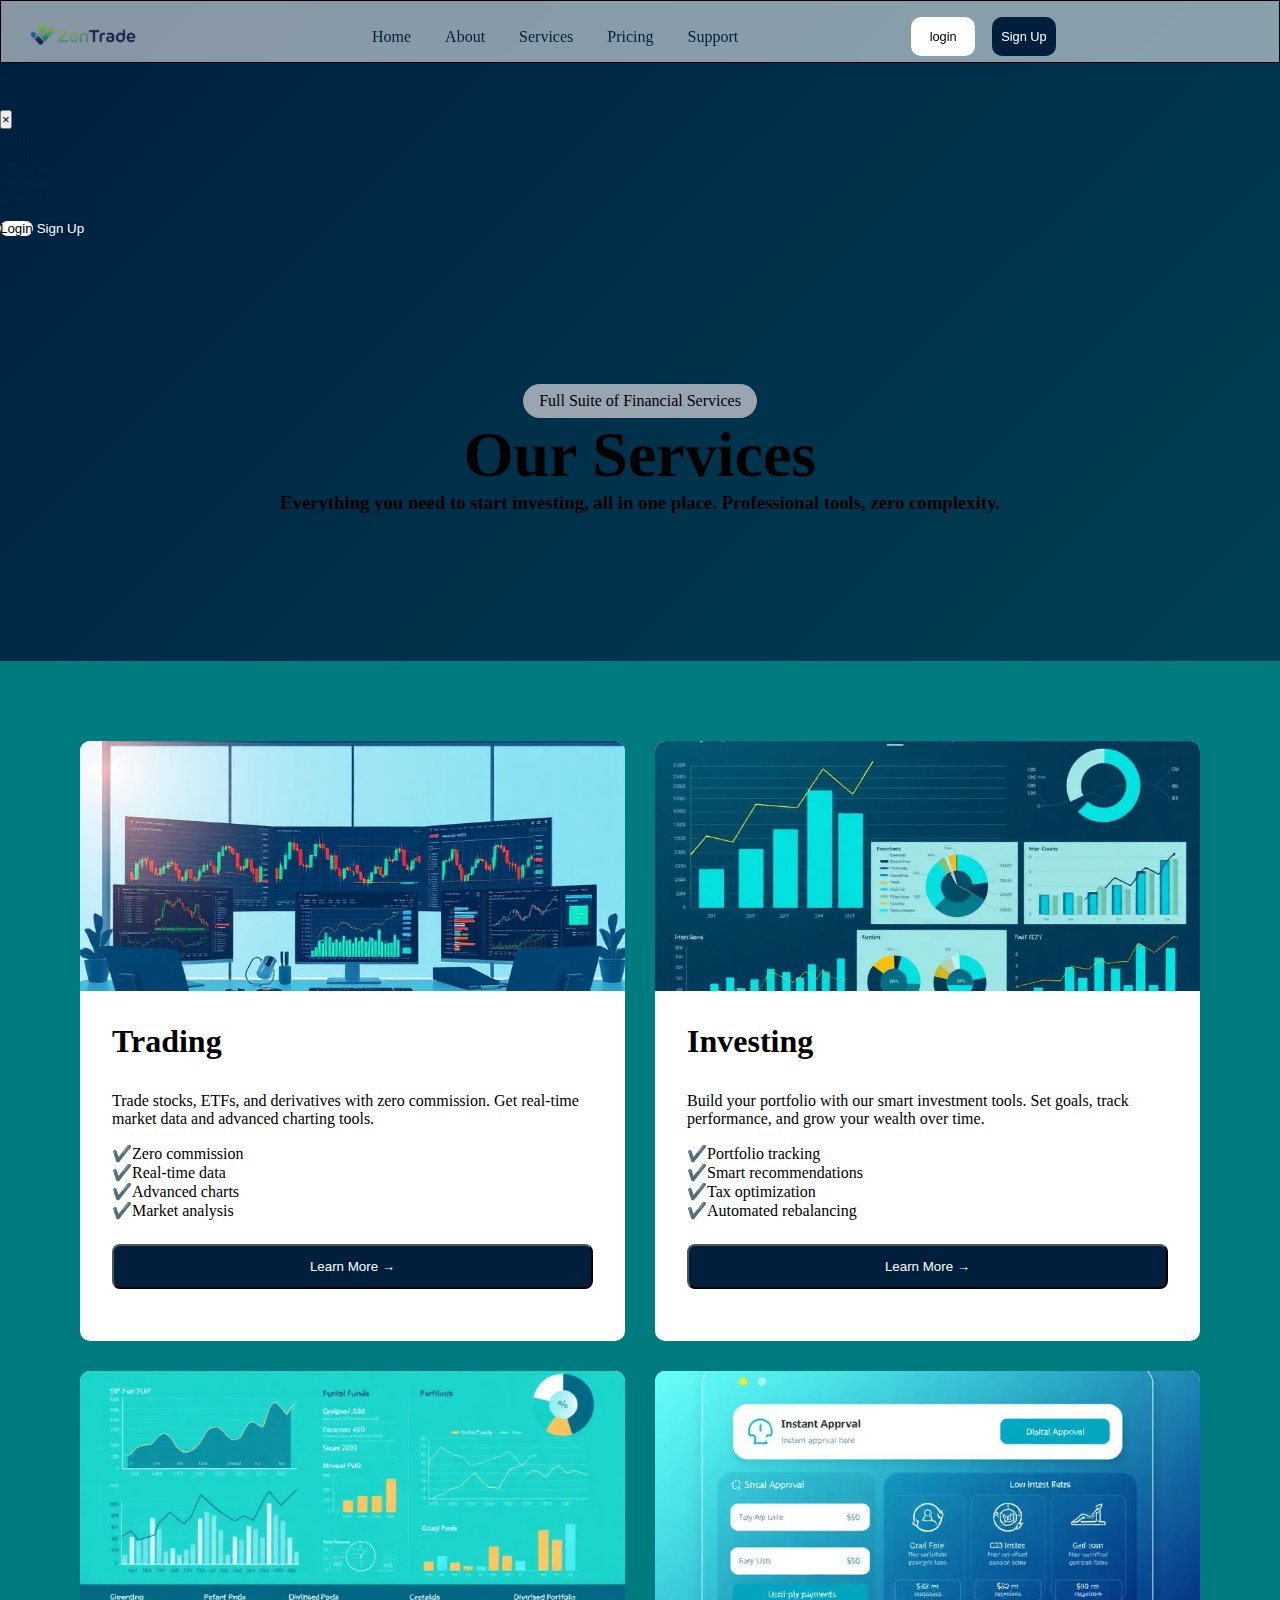
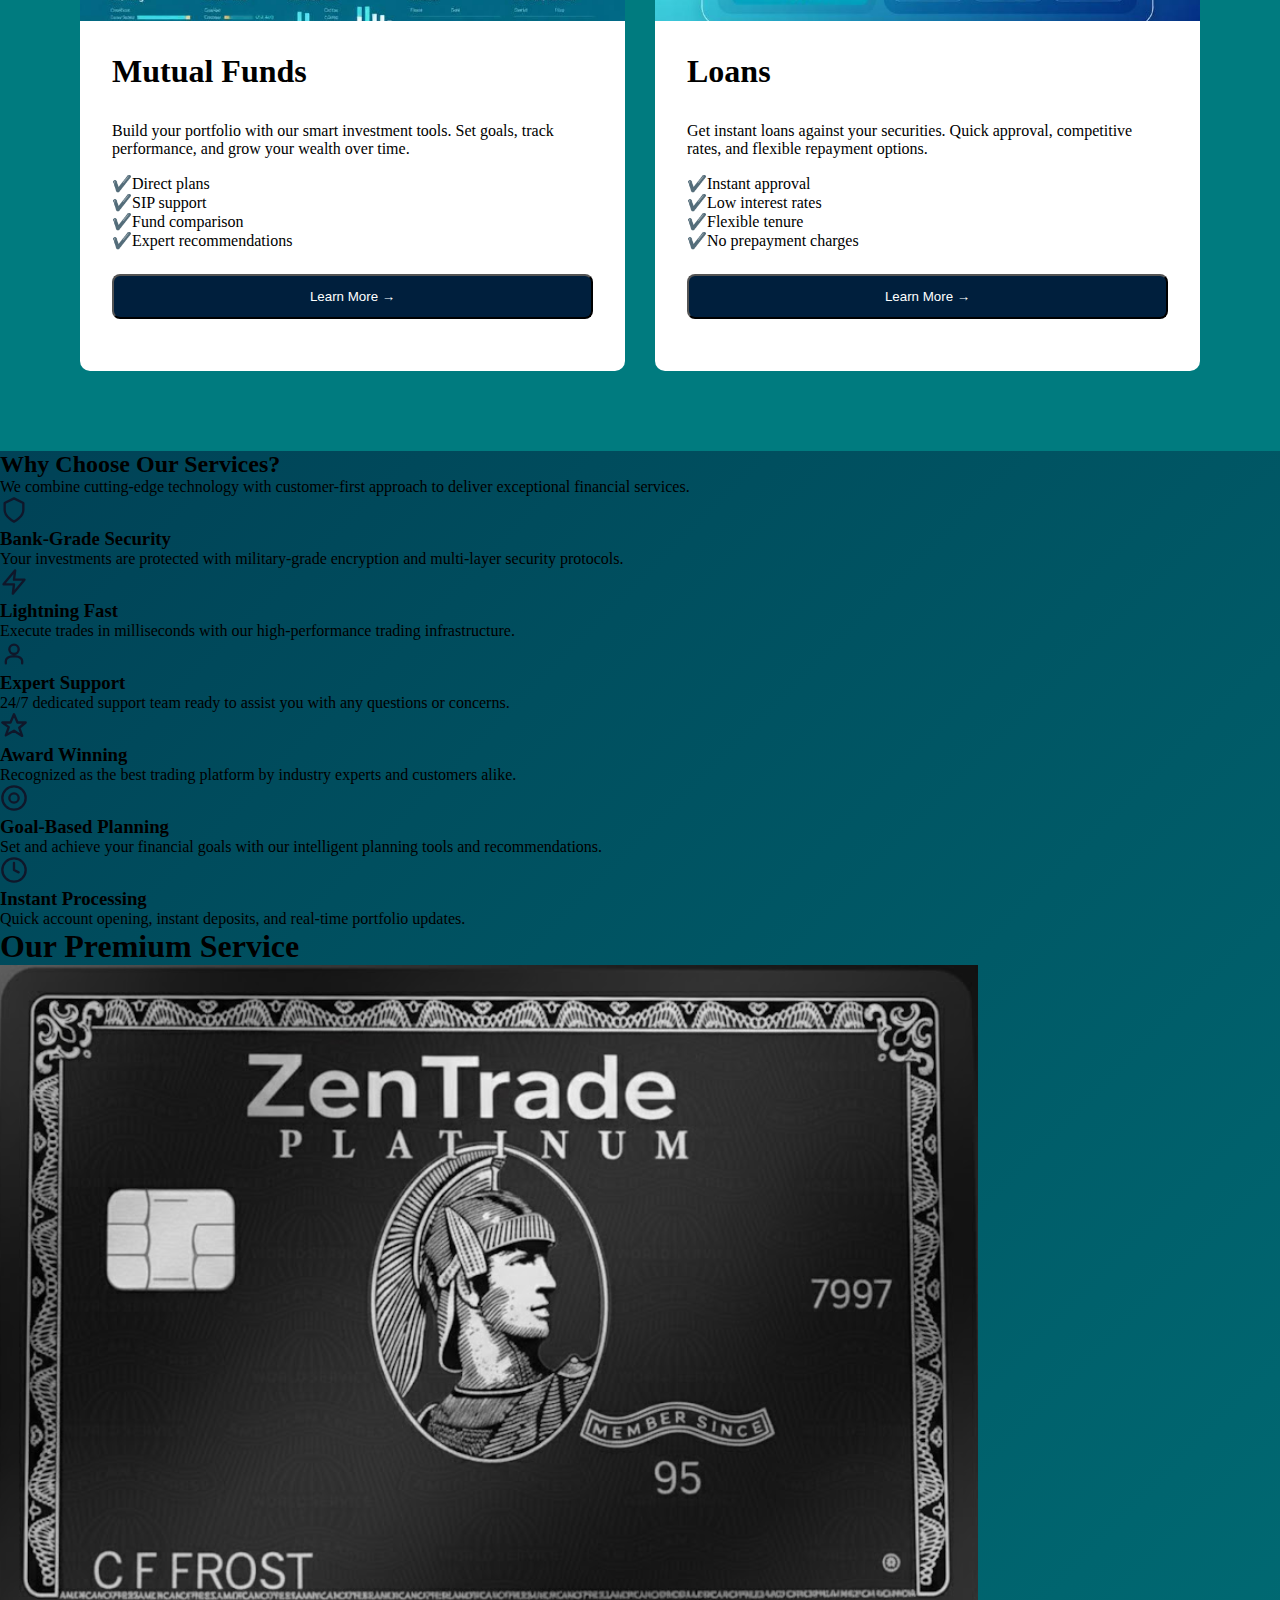
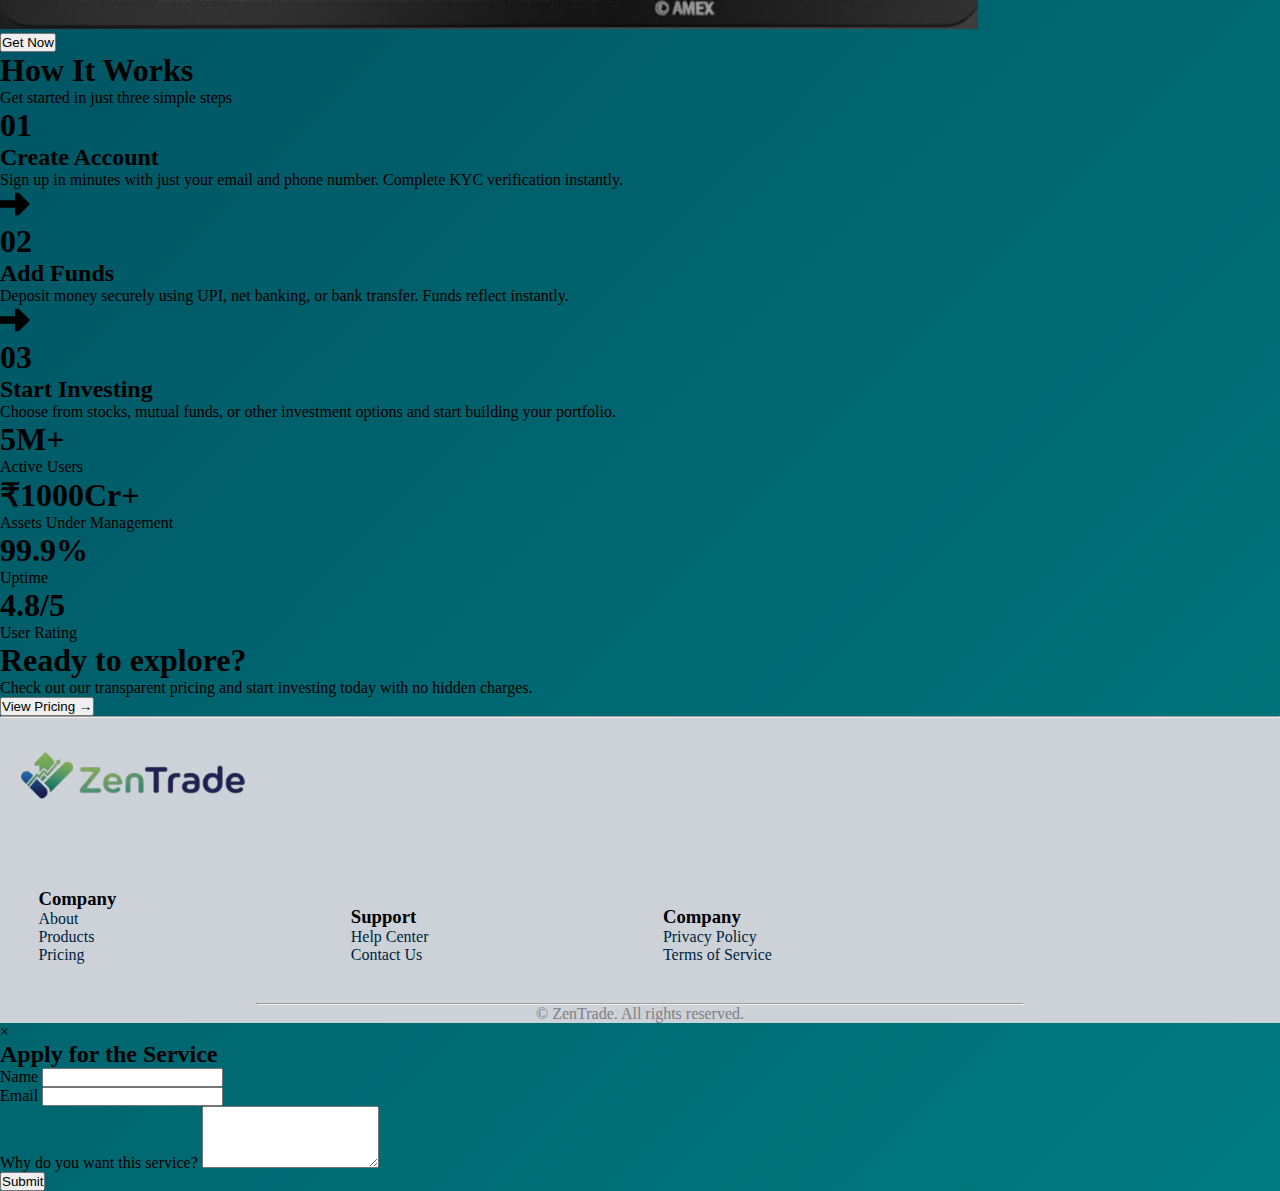
<file: src/services.html>
<!DOCTYPE html>
<html lang="en">
  <head>
    <meta charset="UTF-8" />
    <meta name="viewport" content="width=device-width, initial-scale=1.0" />
    <link rel="stylesheet" href="../assets/css/services.css" />
    <title>Services</title>
  </head>
  <body>
    <header>
      <div class="navbar">
        <img id="logo" src="../assets/images/icons/logo.png" alt="logo" />
        <div id="pages">
          <ul id="pageslink">
            <li class="navpages">
              <a class="hovereffect" href="../index.html">Home</a>
            </li>
            <li class="navpages">
              <a class="hovereffect" href="about.html">About</a>
            </li>
            <li class="navpages">
              <a class="hovereffect" href="services.html">Services</a>
            </li>
            <li class="navpages">
              <a class="hovereffect" href="pricing.html">Pricing</a>
            </li>
            <li class="navpages">
              <a class="hovereffect" href="support.html">Support</a>
            </li>
          </ul>
        </div>

        <div id="button">
          <a href="login.html"
            ><button class="navthings" id="Login">login</button></a
          >
          <a style="color: white" href="login.html"
            ><button class="navthings" id="Sign_Up">Sign Up</button></a
          >
        </div>
                <!--ham -->
        <div class="hamburger" onclick="toggleSidebar()">
          <span></span>
          <span></span>
          <span></span>
        </div>
        <!--ham -->
      </div>
    </header>
    <!-- added -->
    <div class="sidebar" id="sidebar">
    <button class="sidebar-close" onclick="toggleSidebar()">&times;</button>
    <ul>
        <li><a href="../index.html" onclick="toggleSidebar()">Home</a></li>
        <li><a href="about.html" onclick="toggleSidebar()">About</a></li>
        <li><a href="services.html" onclick="toggleSidebar()">Services</a></li>
        <li><a href="pricing.html" onclick="toggleSidebar()">Pricing</a></li>
        <li><a href="support.html" onclick="toggleSidebar()">Support</a></li>
    </ul>
    <div class="sidebar-buttons">
        <a href="login.html"><button id="Login">Login</button></a>
        <a href="login.html"><button id="Sign_Up">Sign Up</button></a>
    </div>
</div>

<!-- Overlay -->
<div class="overlay" id="overlay" onclick="toggleSidebar()"></div>


    <!-- content------------------------------------------------ -->
    <section id="section1">
      <div id="Full_Suite">Full Suite of Financial Services</div>
      <h1 id="main_header">Our Services</h1>
      <h3 id="para">
        Everything you need to start investing, all in one place. Professional
        tools, zero complexity.
      </h3>
    </section>
    <!-- <section class="blend"></section> -->
    <section id="section2">
      <div id="content_box">
        <div class="card">
          <div class="card-image">
            <img src="../assets/images/icons/cardtrading.jpg" />
            <div class="icon-badge"></div>
          </div>
          <div class="trading-card">
            <h1>Trading</h1>
            <p>
              Trade stocks, ETFs, and derivatives with zero commission. Get
              real-time market data and advanced charting tools.
            </p>
            
            <ul class="list-content">
              <li>✔️Zero commission</li>
              <li>✔️Real-time data</li>
              <li>✔️Advanced charts</li>
              <li>✔️Market analysis</li>
            </ul>
            <a href="loadingpage.html">
            <button class="Learn_more_button">
              <span>Learn More</span><span> →</span>
            </button>
            </a>
          </div>
        </div>
        <div class="card">
          <div class="card-image">
            <img src="../assets/images/icons/investment.jpg" />
            <div class="icon-badge"></div>
          </div>
          <div class="trading-card">
            <h1>Investing</h1>
            <p>
              Build your portfolio with our smart investment tools. Set goals,
              track performance, and grow your wealth over time.
            </p>
            <ul class="list-content">
              <li>✔️Portfolio tracking</li>
              <li>✔️Smart recommendations</li>
              <li>✔️Tax optimization</li>
              <li>✔️Automated rebalancing</li>
            </ul>
            <a href="loadingpage.html">
            <button class="Learn_more_button">
              <span>Learn More</span><span> →</span>
            </button>
            </a>
          </div>
        </div>
        <div class="card">
          <div class="card-image">
            <img src="../assets/images/icons/mutual-funds.jpg" />
            <div class="icon-badge"></div>
          </div>
          <div class="trading-card">
            <h1>Mutual Funds</h1>
            <p>
              Build your portfolio with our smart investment tools. Set goals,
              track performance, and grow your wealth over time.
            </p>
            <ul class="list-content">
              <li>✔️Direct plans</li>
              <li>✔️SIP support</li>
              <li>✔️Fund comparison</li>
              <li>✔️Expert recommendations</li>
            </ul>
            <a href="loadingpage.html">
            <button class="Learn_more_button">
              <span>Learn More</span><span> →</span>
            </button>
            </a>
          </div>
        </div>
        <div class="card">
          <div class="card-image">
            <img src="../assets/images/icons/product-loans-CaLE075t.jpg" />
            <div class="icon-badge"></div>
          </div>
          <div class="trading-card">
            <h1>Loans</h1>
            <p>
              Get instant loans against your securities. Quick approval,
              competitive rates, and flexible repayment options.
            </p>
            <ul class="list-content">
              <li>✔️Instant approval</li>
              <li>✔️Low interest rates</li>
              <li>✔️Flexible tenure</li>
              <li>✔️No prepayment charges</li>
            </ul>
            <a href="loadingpage.html">
            <button class="Learn_more_button">
              <span>Learn More </span><span> →</span>
            </button>
            </a>
          </div>
        </div>
      </div>
    </section>

    <section class="why-choose-section">
      <h2 class="section-title">Why Choose Our Services?</h2>
      <p class="section-subtitle">
        We combine cutting-edge technology with customer-first approach to
        deliver exceptional financial services.
      </p>

      <div class="features-grid">
        <div class="feature-card">
          <div class="icon">
            <svg
              width="28"
              height="28"
              fill="none"
              stroke="#0f172a"
              stroke-width="2"
              stroke-linecap="round"
              stroke-linejoin="round"
              viewBox="0 0 24 24"
            >
              <path d="M12 22s8-4 8-10V6l-8-4-8 4v6c0 6 8 10 8 10z" />
            </svg>
          </div>
          <h3>Bank-Grade Security</h3>
          <p>
            Your investments are protected with military-grade encryption and
            multi-layer security protocols.
          </p>
        </div>

        <div class="feature-card">
          <div class="icon">
            <svg
              width="28"
              height="28"
              fill="none"
              stroke="#0f172a"
              stroke-width="2"
              stroke-linecap="round"
              stroke-linejoin="round"
              viewBox="0 0 24 24"
            >
              <path d="M13 2L3 14h9l-1 8 10-12h-9z" />
            </svg>
          </div>
          <h3>Lightning Fast</h3>
          <p>
            Execute trades in milliseconds with our high-performance trading
            infrastructure.
          </p>
        </div>

        <div class="feature-card">
          <div class="icon">
            <svg
              width="28"
              height="28"
              fill="none"
              stroke="#0f172a"
              stroke-width="2"
              stroke-linecap="round"
              stroke-linejoin="round"
              viewBox="0 0 24 24"
            >
              <path
                d="M12 12c2.2 0 4-1.8 4-4S14.2 4 12 4 8 5.8 8 8s1.8 4 4 4zM19 20v-2c0-2.2-2.5-4-5.5-4h-3C7.5 14 5 15.8 5 18v2"
              />
            </svg>
          </div>
          <h3>Expert Support</h3>
          <p>
            24/7 dedicated support team ready to assist you with any questions
            or concerns.
          </p>
        </div>

        <div class="feature-card">
          <div class="icon">
            <svg
              width="28"
              height="28"
              fill="none"
              stroke="#0f172a"
              stroke-width="2"
              stroke-linecap="round"
              stroke-linejoin="round"
              viewBox="0 0 24 24"
            >
              <path d="M12 2l3 7h7l-5.5 4.5 2.5 7-7-4.5L5 20l2.5-7L2 9h7z" />
            </svg>
          </div>
          <h3>Award Winning</h3>
          <p>
            Recognized as the best trading platform by industry experts and
            customers alike.
          </p>
        </div>

        <div class="feature-card">
          <div class="icon">
            <svg
              width="28"
              height="28"
              fill="none"
              stroke="#0f172a"
              stroke-width="2"
              stroke-linecap="round"
              stroke-linejoin="round"
              viewBox="0 0 24 24"
            >
              <circle cx="12" cy="12" r="10" />
              <circle cx="12" cy="12" r="4" />
            </svg>
          </div>
          <h3>Goal-Based Planning</h3>
          <p>
            Set and achieve your financial goals with our intelligent planning
            tools and recommendations.
          </p>
        </div>

        <div class="feature-card">
          <div class="icon">
            <svg
              width="28"
              height="28"
              fill="none"
              stroke="#0f172a"
              stroke-width="2"
              stroke-linecap="round"
              stroke-linejoin="round"
              viewBox="0 0 24 24"
            >
              <circle cx="12" cy="12" r="10" />
              <path d="M12 6v6l4 2" />
            </svg>
          </div>
          <h3>Instant Processing</h3>
          <p>
            Quick account opening, instant deposits, and real-time portfolio
            updates.
          </p>
        </div>
      </div>
    </section>
    <section id="section2_5_p4">
      <h1>Our Premium Service</h1>
      <div class="card-container">
        <img src="../assets/images/icons/American_service.png" class="card1" alt="Credit Card">
      </div>
      <button id="getcard">Get Now</button>
    </section>

    <section id="section3">
      <div class="howitworlks">
        <h1>How It Works</h1>
        <p>Get started in just three simple steps</p>
      </div>
      <div id="steps">
        <div class="step-boxes">
          <h1 class="numbers">01</h1>
          <h2>Create Account</h2>
          <p>
            Sign up in minutes with just your email and phone number. Complete
            KYC verification instantly.
          </p>
        </div>
        <div class="arrow">
          <?xml version="1.0" encoding="utf-8"?>
          <svg
            width="30px"
            height="30px"
            viewBox="0 0 16 16"
            fill="none"
            xmlns="http://www.w3.org/2000/svg"
          >
            <path
              d="M8 6L8 2L10 2L16 8L10 14L8 14L8 10L-1.74845e-07 10L-3.01991e-07 6L8 6Z"
              fill="#000000"
            />
          </svg>
        </div>
        <div class="step-boxes">
          <h1 class="numbers">02</h1>
          <h2>Add Funds</h2>
          <p>
            Deposit money securely using UPI, net banking, or bank transfer.
            Funds reflect instantly.
          </p>
        </div>
        <div class="arrow">
          <?xml version="1.0" encoding="utf-8"?>
          <svg
            width="30px"
            height="30px"
            viewBox="0 0 16 16"
            fill="none"
            xmlns="http://www.w3.org/2000/svg"
          >
            <path
              d="M8 6L8 2L10 2L16 8L10 14L8 14L8 10L-1.74845e-07 10L-3.01991e-07 6L8 6Z"
              fill="#000000"
            />
          </svg>
        </div>
        <div class="step-boxes">
          <h1 class="numbers">03</h1>
          <h2>Start Investing</h2>
          <p>
            Choose from stocks, mutual funds, or other investment options and
            start building your portfolio.
          </p>
        </div>
      </div>
    </section>
    <section id="section4">
      <div class="stats-div">
        <h1 class="stats">5M+</h1>
        <p>Active Users</p>
      </div>
      <div class="stats-div">
        <h1 class="stats">₹1000Cr+</h1>
        <p>Assets Under Management</p>
      </div>
      <div class="stats-div">
        <h1 class="stats">99.9%</h1>
        <p>Uptime</p>
      </div>
      <div class="stats-div">
        <h1 class="stats">4.8/5</h1>
        <p>User Rating</p>
      </div>
    </section>
    <sectoin id="section5">
      <h1>Ready to explore?</h1>
      <p>
        Check out our transparent pricing and start investing today with no
        hidden charges.
      </p>
      <a href="pricing.html"
        ><button id="ready-to-explore">
          <span>View Pricing</span> →<span></span></button
      ></a>
    </sectoin>

    <!--footer------------------------------------------- -->

    <footer id="foot">
      <hr />
      <div id="footer1">
        <div id="footer_info">
          <img id="footer_logo" src="../assets/images/icons/logo.png" alt="logo" />
        </div>

        <div id="footerh1">
          <h3>Company</h3>
          <ul class="footersites">
            <li><a href="">About</a></li>
            <li><a href="">Products</a></li>
            <li><a href="">Pricing</a></li>
          </ul>
        </div>

        <div id="footerh2">
          <h3>Support</h3>
          <ul class="footersites">
            <li><a href="">Help Center</a></li>
            <li><a href="">Contact Us</a></li>
          </ul>
        </div>

        <div id="footerh3">
          <h3>Company</h3>
          <ul class="footersites">
            <li><a href="">Privacy Policy</a></li>
            <li><a href="">Terms of Service</a></li>
          </ul>
        </div>
      </div>
      <hr id="footer-line" />
      <p id="trademark">© ZenTrade. All rights reserved.</p>
    </footer>
    <script src="../assets/js/main.js"></script> <!--add-->
    <script src="../assets/js/premium-modal.js"></script>
  </body>
</html>
</file>
<file: assets/css/style.css>
* {
    padding:0;
    margin: 0;
    
}
body{
    padding-top:110px;
    /* background-color: #99a5b1; */
    background-color: #99a5b1;
    font-family: "Inter", sans-serif;
    display: flex;
    flex-direction: column;
    flex-wrap: wrap;
}
.navbar{
    border:0.5px solid black;
    display: flex;
    flex-direction: row;
    justify-content:space-between;
    align-content: center;
    background-color:rgba(255, 255, 255, 0.747);
    backdrop-filter: blur(8px);
    align-items: center;
    position: fixed;
    top:0px;
    z-index: 10;
    width:100%;
    height:7%;
    padding-top:10px;;

    
}
.navpages {
    display: inline;
    list-style-type: none;
    transition: all;
    margin-left:30px;
}
.hovereffect{
    text-decoration: none;
    transition: color 0.3s ease;
    display: inline-block; 
    transition: color 0.3s ease, transform 0.3s ease; 
}
.hovereffect:hover{
     color: #03c3a9;
     transform: scale(1.1);
      
}
a{
    color:#001f3d;
    text-decoration: none;
}
#logo{
    height:60px;
    transition: transform 0.3s ease-in-out;
    padding-left:20px;
}
#logo:hover{
    transform:scale(1.3);
}
#button{
    position:relative;
    right:25px;
    justify-content: center;
    
    
}
/* #b{
    height:3vh;
    width:6vw ;

} */
.navthings{
    margin:0.5vw;
    width:5vw;
    height:3vw;
    cursor:pointer;
    font-size:1vw;
}
#content {
  padding: 1vw;
  min-height: 100vh; 
  box-sizing: border-box;
}


#Login{
    background-color:white;
    outline:none;
    border: 0;
    border-radius:10px;
    transition-property: all;
    
}
#Login:hover{
    background-color: #03c3a9;
    border:0.5px solid white;
    
}
#Sign_Up{
    background-color: #001f3d;
    color: white;
    border:0;
    border-radius:10px;
    transition-property: all;
}
#Sign_Up:hover{
    background-color:#03c3a9;
    transform: scale(1.1);
}
#trademark{
    text-align: center;
    color: gray;
}
#footer1{
    display:flex;
    justify-content:center;
    text-align: center;
    height: fit-content;
    flex-wrap:wrap;
    position: relative;
    color: #000;
    background-color: #ccd2d8;
}
#footerh1{
    display:inline-block;
    margin: 3vw;
    margin-right:15vw;
}
#footerh2{
    display:inline-block;
    margin: 3vw;
    position: relative;
    margin-right:15vw;
}
#footerh3{
    display:inline-block;
    margin: 3vw;
    position: relative;
   
}
.footersites li{
    list-style:none;
    color: #000;
}
#footer_logo{
    height:10vw;
    
    /* position: relative;
    right:5vw; */
}
#footer-line{
    width:60%;
    align-items: center;
    margin: 0 auto;
}
#foot{
    background-color: #ccd2d8;
}

#l1b1 {
    /* border: 1px solid black; */
    display: flex;
    flex-wrap: wrap-reverse;
    justify-content:space-evenly;
    align-items: center;
    margin-bottom:7vw;
    height:fit-content;
    padding:0;
    /* background-color:  #808f9e; */
}
#home-area1{
    height:fit-content;
    width:37rem;
    /* width: 40%;
    height:fit-content; */
    /* border:1px solid black; */
    padding:1rem;
    display:inline-block;
    margin-right:2rem;
    flex-wrap:wrap;
    /* position: relative;
    bottom:90px; */
    padding-top:1.3rem;
    transform: scale(1.2);
    box-sizing: border-box;

   
}
@media screen and (max-width:1350px){
    #home-area1{
        padding: 1rem;
        margin-top: 2rem;
        width:30rem;
    }
}
@media screen and (max-width:640px){
    #home-area1{
        width:25rem;
    }
        
    }




#b1_h1{ 
    font-size:4rem;
    margin-top: 0;
    line-height: 1.0;
    font-family: 'Inter', sans-serif;
    background: linear-gradient(135deg, #ffffff, #00eaff);
    -webkit-background-clip: text;
    color: transparent;
}
#b1_h2{
    font-size:3rem;
    line-height: 1.0;
    color: white;;
     font-family: 'Inter', sans-serif;
}
#b1_h3{
    font-size:3rem;
    line-height: 1.0;
    margin-bottom: 2vw;
    color: white;
    font-family: 'Inter', sans-serif;
}
#sign_up_now-hp{
    width:8rem;
    height:3rem;
    margin-right:1rem ;
    cursor:pointer;
    font-size:1rem;
    margin-bottom:1rem;
    background-color: #001f3d;
    border:0.25px solid white;
    color: white;
    border-radius:10px;
    transition: all;
}
#sign_up_now-hp:hover{
    box-shadow: 0px 6px 12px #03c3a9;
    transform: scale(1.1);
}
#Explore_Products-hp{
    width:11rem;
    height:2.5rem;
    cursor:pointer;
    font-size:1rem;
    border:1px solid gray ;
    border-radius:7px;
    background-color:white;
    transition-property:background-color 0.3s ease;
    
}
#Explore_Products-hp:hover{
    background-color: #03c3a9;
    color: white;
    transition: background-color 0.2s linear ;
    box-shadow: 0px 6px 12px #03c3a9;
    /* transform: scale(1.1); */

}
@media screen and (max-width:1115px) {
    #b1_h1{
        font-size:3.5rem;

    }
    #b1_h2{
        font-size:2.5rem;
        
    }
    #b1_h3{
        font-size:2.5rem;
    }
    #sign_up_now-hp{
        width:7rem;
        height:2rem;
    }
    #Explore_Products-hp{
    width:10rem;
    height:1.5rem;
    }
    
}

#home-area2{
    height:28rem;
    width:40rem;
    /* border: 1px solid black; */
    display:flex;
    justify-content:center;
    /* align-content: center; */
    flex-wrap:wrap;
    margin:2rem;
    
}

     

#section1{
    /* background-color: #99a5b1; */
    padding:2rem;
    background: linear-gradient(135deg, #001f3f, #004f5f, #007b7f);
    min-height: 80vh;
    height: fit-content;
    display: flex;
    flex-wrap: wrap;
    justify-content:space-evenly;
    align-items: center;
    margin-top: -45px;
    
}



#ha2-img{
    height:28rem;
    width:40rem;
    position: relative;
    /* margin:1rem; */
    border-radius:10px; 
    /* transition: all; */
    transition: transform 0.4s ease-in-out, box-shadow 0.4s ease-in-out;
    
}
@media screen and (max-width:1350px){
    #ha2-img,#home-area2{
        height: 23rem;
        width:35rem ;
        
    }
}
@media screen and (max-width:1194px){
    #ha2-img,#home-area2{
        height: 20rem;
        width:32rem ; 
    }
    .p1{
        font-size:1.42em;
        color: grey;
        margin-bottom: 2rem;
    }
   
 }
 @media screen and (max-width:544px){
    
    .p1{
       font-size: xx-small;
    }
    #b1_h1{
        font-size:2em;

    }
    #b1_h2{
        font-size:1.5rem;
        
    }
    #b1_h3{
        font-size:1.5rem;
    }
    #sign_up_now-hp{
        width:7rem;
        height:2rem;
    }
    #Explore_Products-hp{
    width:10rem;
    height:1.5rem;
    }
    
 }
.p1{
    font-size:1.4rem;
    color: grey;
    margin-bottom: 2rem;
}
@media screen and (max-width:640px){
    #ha2-img,#home-area2{
        height:fit-content;
        width:25rem ;
        
    }
}
@media screen and (max-width:525px){
    #ha2-img,#home-area2{
        height:fit-content;
        width:20rem ;
        
    }
}


#ha2-img:hover{
    box-shadow: 0px 6px 12px #03c3a9;
     transform: scale(1.2);
     transition-duration:0.7s;
     transition-timing-function:ease-in-out;
    
}
#l2b2{
    /* border:1px solid black; */
    height:fit-content;
    display: flex;
    justify-content:space-evenly;
    align-items: center;
    flex-wrap: wrap;
    padding:4rem;
    /* background-color:rgb(241, 241, 241); */
    background-color: #ccd2d8;
    
}
svg{
    background-color:#334c64 ;
    border-radius: 50%;
}
.l2b2b{
    /* border:1px solid black; */
    height:10rem;
    width:20rem;
    /* background-color: white; */
    background-color: white;
    border-radius:5px;
    padding:1rem;
    margin:0.5rem;
    box-shadow: 0 2px 10px rgba(0, 0, 0, 0.05);
    transition:transform 0.4s ease-in-out,box-shadow 0.4 ease-in-out ;
}
.l2b2b:hover{
    transform: scale(1.1) translateY(-5px);
    box-shadow: 0 10px 25px rgba(0,0,0,0.2);
}
#l3b3{
    display: flex;
    justify-content:space-evenly;
    flex-wrap: wrap;
    height:fit-content;
    /* border:1px solid black; */
    padding: 3rem;
    background-color: #b3bcc5;
}

#section2{
    height: fit-content;
   
}
#section2-5{
    height:fit-content;
    padding:1rem;
    background-color: #00253d;
    display: flex;
    flex-wrap: wrap;
}
#section2-5 img{
    width:40rem;
    border-radius: 15px;
    padding-right: 2rem;
   
}
@media screen and (max-width:660px){
    #section2-5 img{
        width:40vw;
        min-width:25rem;
    }
    
}
@media screen and (max-width:451px){
    #section2-5 img{
        width:30vw;
        min-width:20rem;
        
    }
    
}
#trade-content{
    color: white;
    width:40vw;
    display: flex;
    flex-direction: column;
    justify-content: center;
    align-content: center;
}
#trade-content h1{
    font-size: 4rem;
}

.l2b2b{
    text-align: center;
    justify-content: center;
    align-content: center;
}
.l2b2-p{
    color: grey;
}
.l3b3b{
    height:7rem;
    width:15rem;
    /* border: 1px solid black; */
    justify-content: center;
    align-content: center;
    text-align: center;
    transition:transform 0.3s ease-in-out;
}
.l3b3b:hover{
    transform:scale(1.2)
}
.l3b3b-p{
    color: grey;
}
#l4b4{
    text-align:center;
    align-items: center;
    justify-content: center;
    height:fit-content;
    /* width:100vw; */
    padding:2rem;
    background-color:#001f3d;

}
#l4b4-h1{
    color: white;
    padding-bottom:1.0rem;
    font-size:3.5rem;
}
#l4b4-p1{
    color: white;
    padding-bottom:1.0rem;
}
#l4b4-b1{
    height:3rem;
    width:10rem;
    border-radius:10px;
    outline:none;
    border:0;
    cursor: pointer;
    transition: all;
    background-color: white;
}
#l4b4-b1:hover{
    transform:scale(1.1);
    box-shadow: 0px 6px 12px #03c3a9;
}

#l4b4b1{
    display: flex;
    flex-direction: column;
    /* border: 1px solid white; */
    height:18rem;
    justify-content: center;
    align-items: center;
}


#section4{
    height: fit-content;
}
#l3b3{
    background-color:whitesmoke;
}
</file>
<file: assets/css/about.css>
* {
  box-sizing: border-box;
  padding: 0;
  margin: 0;
}

html,
body {
  height: 100%;
  font-family: Inter, system-ui, -apple-system, 'Segoe UI', Roboto, 'Helvetica Neue', Arial;
  color: #102025;
  background: linear-gradient(135deg, #001f3f, #004f5f, #007b7f);
}

.navbar{
    border:0.5px solid black;
    display: flex;
    flex-direction: row;
    justify-content:space-between;
    align-content: center;
    background-color:rgba(255, 255, 255, 0.838);
    backdrop-filter: blur(8px);
    align-items: center;
    position: fixed;
    top:0px;
    z-index: 10;
    width:100%;
    height:8%;
    padding-top:10px;;

    
}
.navpages {
    display: inline;
    list-style-type: none;
    transition: all;
    margin-left:30px;
}
.hovereffect{
    text-decoration: none;
    transition: color 0.3s ease;
    display: inline-block; 
    transition: color 0.3s ease, transform 0.3s ease; 
}
.hovereffect:hover{
     color: #03c3a9;
     transform: scale(1.1);
      
}
a{
    color:#001f3d;
    text-decoration: none;
}
#logo{
    height:60px;
    transition: transform 0.3s ease-in-out;
    padding-left:20px;
}
#logo:hover{
    transform:scale(1.3);
}
#button{
    position:relative;
    right:25px;
    justify-content: center;
    
    
}
/* #b{
    height:3vh;
    width:6vw ;

} */
.navthings{
    margin:0.5vw;
    width:5vw;
    height:3vw;
    cursor:pointer;
    font-size:1vw;
}
#Login{
    background-color:white;
    outline:none;
    border: 0;
    border-radius:10px;
    transition-property: all;
    
}
#Login:hover{
    background-color: #03c3a9;
    border:0.5px solid white;
    
}
#Sign_Up{
    background-color: #001f3d;
    color: white;
    border:0;
    border-radius:10px;
    transition-property: all;
}
#Sign_Up:hover{
    background-color:#03c3a9;
    transform: scale(1.1);
}
/* hamburger */
.hamburger {
    display: none;
    flex-direction: column;
    cursor: pointer;
    padding: 5px;
}

.hamburger span {
    width: 30px;
    height: 3px;
    background-color: #001f3d;
    margin: 4px 0;
    transition: all 0.3s ease;
    border-radius: 2px;
}

.hamburger.active span:nth-child(1) {
    transform: rotate(45deg) translate(8px, 8px);
}

.hamburger.active span:nth-child(2) {
    opacity: 0;
}

.hamburger.active span:nth-child(3) {
    transform: rotate(-45deg) translate(8px, -8px);
}


.sidebar {
    position: fixed;
    top: 0;
    right: -100%;
    width: 280px;
    height: 100vh;
    background-color: #001f3d;
    transition: right 0.4s ease;
    z-index: 100;
    padding: 80px 20px 20px 20px;
    box-shadow: -5px 0 15px rgba(0, 0, 0, 0.3);
}

.sidebar.active {
    right: 0;
}

.sidebar-close {
    position: absolute;
    top: 20px;
    right: 20px;
    font-size: 30px;
    color: white;
    cursor: pointer;
    background: none;
    border: none;
}

.sidebar ul {
    list-style: none;
    padding: 0;
}

.sidebar li {
    margin: 25px 0;
}

.sidebar a {
    color: white;
    text-decoration: none;
    font-size: 18px;
    display: block;
    padding: 10px;
    border-radius: 5px;
    transition: all 0.3s ease;
}

.sidebar a:hover {
    background-color: #03c3a9;
    transform: translateX(10px);
}

.sidebar-buttons {
    margin-top: 40px;
}

.sidebar-buttons button {
    width: 100%;
    padding: 12px;
    margin: 10px 0;
    border-radius: 10px;
    cursor: pointer;
    font-size: 16px;
}


.overlay {
    position: fixed;
    top: 0;
    left: 0;
    width: 100%;
    height: 100%;
    background-color: rgba(0, 0, 0, 0.5);
    opacity: 0;
    visibility: hidden;
    transition: all 0.3s ease;
    z-index: 99;
}

.overlay.active {
    opacity: 1;
    visibility: visible;
}
@media screen and (max-width: 768px) {
    body {
        padding-top: 90px;
    }
    
   
    #pages, #button {
        display: none;
    }
    
    .hamburger {
        display: flex;
    }
    
    
}
/* end_hamburger */
#footer1{
    display:flex;
    justify-content:center;
    text-align: center;
    height: fit-content;
    flex-wrap:wrap;
    position: relative;
    color: #000;
    background-color: #ccd2d8;
}
#footerh1{
    display:inline-block;
    margin: 3vw;
    margin-right:15vw;
}
#footerh2{
    display:inline-block;
    margin: 3vw;
    position: relative;
    margin-right:15vw;
}
#footerh3{
    display:inline-block;
    margin: 3vw;
    position: relative;
   
}
.footersites li{
    list-style:none;
    color: #000;
}
#footer_logo{
    height:10vw;
    
    /* position: relative;
    right:5vw; */
}
#footer-line{
    width:60%;
    align-items: center;
    margin: 0 auto;
}
#foot{
    background-color: #ccd2d8;
}

body {
  padding-top: 88px;
}

#content {
  padding: 2rem 3rem;
  max-width: 1200px;
  margin: 0 auto;
}

.hero {
  background: linear-gradient(135deg, #001f3f 0%, #004f5f 55%, #007b7f 100%);
  border-radius: 12px;
  padding: 3rem;
  color: #fff;
  box-shadow: 0 8px 30px rgba(2, 20, 30, 0.2);
}

.hero-inner {
  display: flex;
  gap: 2rem;
  align-items: center;
  justify-content: space-between;
  flex-wrap: wrap;
}

.hero-text {
  flex: 1 1 420px;
  min-width: 260px;
}

#b1h1 {
  font-size: clamp(1.8rem, 3.5vw, 3rem);
  margin-bottom: 0.5rem;
  font-weight: 700;
  letter-spacing: -0.01em;
}

#b1h2 {
  font-size: clamp(1rem, 1.6vw, 1.25rem);
  color: rgba(255, 255, 255, 0.95);
  margin-bottom: 0.75rem;
}

.hero-cta {
  margin-top: 0.75rem;
  color: rgba(255, 255, 255, 0.9);
  font-size: 0.95rem;
}

.hero-buttons {
  margin-top: 1rem;
  display: flex;
  gap: 0.75rem;
  flex-wrap: wrap;
}

.btn {
  display: inline-block;
  text-decoration: none;
  padding: 0.6rem 1rem;
  border-radius: 10px;
  font-weight: 600;
}

.btn.primary {
  background: #03c3a9;
  color: #022;
}

.btn.ghost {
  background: rgba(255, 255, 255, 0.12);
  color: #fff;
  border: 1px solid rgba(255, 255, 255, 0.12);
  
}
#services{
  transition: all;
}
#services:hover{
  transform: scale(1.1);
  background-color: #007b7f;
  box-shadow: 0px 6px 12px #03c3a9;
}
#get-started{
  transition: all;
}
#get-started:hover{
  transform: scale(1.1);
  background-color: #007b7f;
  box-shadow: 0px 6px 12px #03c3a9;
}


.btn.large {
  padding: 0.9rem 1.4rem;
  font-size: 1.05rem;
}

.hero-media {
  flex: 0 0 360px;
  display: flex;
  justify-content: center;
  align-items: center;
  min-width: 200px;
}

#world_img {
  max-width: 100%;
  height: auto;
  border-radius: 12px;
  box-shadow: 0 12px 40px rgba(1, 10, 20, 0.45);
}

.cards-grid {
  display: grid;
  grid-template-columns: repeat(3, 1fr);
  gap: 1.25rem;
  margin: 2rem 0;
}

.p2l2b1 {
  background: #fff;
  padding: 1.25rem;
  border-radius: 12px;
  display: flex;
  flex-direction: column;
  align-items: flex-start;
  gap: 0.6rem;
  min-height: 150px;
  box-shadow: 0 6px 18px rgba(8, 20, 30, 0.06);
}

.p2l2b1 .icon {
  width: 44px;
  height: 44px;
  display: flex;
  align-items: center;
  justify-content: center;
  border-radius: 8px;
  background: linear-gradient(
    180deg,
    rgba(3, 195, 169, 0.12),
    rgba(3, 195, 169, 0.06)
  );
}

.p2l2b1 h3 {
  margin-top: 0.4rem;
  color: #08303a;
}

.p2l2b1 p {
  color: #40535a;
  font-size: 0.95rem;
  line-height: 1.4;
}

#section2 {
  display: flex;
  justify-content: center;
  padding: 1.25rem 0;
}

#Empowering {
  width: 100%;
  max-width: 900px;
  background: #fff;
  border-radius: 10px;
  padding: 1.5rem;
  box-shadow: 0 6px 22px rgba(6, 20, 30, 0.06);
  color: #1d2f33;
}

#Empowering h2 {
  margin-bottom: 0.5rem;
  color: #022;
}

#Empowering p {
  color: #425a60;
  margin-top: 0.5rem;
  line-height: 1.6;
}

.values-section {
  background: #00253d;
  color: #fff;
  padding: 2rem;
  border-radius: 10px;
  margin-top: 1.5rem;
}

#our_Values {
  text-align: center;
  margin-bottom: 1.25rem;
}

#our_Values h2 {
  font-size: 2rem;
  margin-bottom: 0.25rem;
}

#our_Values .sub {
  color: rgba(255, 255, 255, 0.85);
  margin-top: 0.3rem;
}

#our_values_content {
  display: flex;
  gap: 1rem;
  flex-wrap: wrap;
  justify-content: center;
}

.value_boxes {
  background: transparent;
  border: 1px solid rgba(255, 255, 255, 0.08);
  padding: 1rem;
  border-radius: 10px;
  width: 220px;
  min-height: 110px;
  transition: transform 0.18s ease, box-shadow 0.18s ease;
}

.value_boxes h4,
.value_boxes h1 {
  color: #fff;
  margin-bottom: 0.5rem;
}

.value_boxes p {
  color: rgba(255, 255, 255, 0.85);
  font-size: 0.95rem;
}

.value_boxes:hover {
  transform: translateY(-6px);
  box-shadow: 0 12px 30px rgba(2, 16, 24, 0.35);
}

.final-cta {
  margin: 2rem 0;
  padding: 1.25rem;
  display: flex;
  justify-content: center;
}

.final-inner {
  background: #fff;
  width: 100%;
  max-width: 900px;
  padding: 1.5rem;
  border-radius: 10px;
  text-align: center;
  box-shadow: 0 8px 30px rgba(2, 20, 30, 0.06);
}

.final-inner h3 {
  margin-bottom: 0.5rem;
  color: #022;
}

.final-inner p {
  color: #425a60;
  margin-bottom: 1rem;
}



@media (max-width: 920px) {
  .cards-grid {
    grid-template-columns: repeat(2, 1fr);
  }

  .hero-inner {
    gap: 1rem;
  }

  .hero-media {
    order: 1;
    flex: 1 1 100%;
  }

  .hero-text {
    order: 0;
    flex: 1 1 100%;
    text-align: left;
  }
}

@media (max-width: 560px) {
  .cards-grid {
    grid-template-columns: 1fr;
  }

  #logo {
    height: 48px;
  }

  #button .navthings {
    width: auto;
    height: auto;
    font-size: 0.85rem;
    padding: 0.5rem 0.7rem;
  }

  body {
    padding-top: 84px;
  }

  .hero {
    padding: 1.25rem;
  }

  #world_img {
    display: block;
    max-height: 220px;
    object-fit: contain;
  }

  #Empowering,
  .final-inner {
    padding: 1rem;
  }
}
</file>
<file: assets/css/login.css>
* {
    padding:0;
    margin: 0;
    
}
.navbar{
    border:0.5px solid black;
    display: flex;
    flex-direction: row;
    justify-content:space-between;
    align-content: center;
    background-color:rgba(255, 255, 255, 0.535);
    backdrop-filter: blur(8px);
    align-items: center;
    position: fixed;
    top:0px;
    z-index: 10;
    width:100%;
    height:9%;
    padding-top:10px;;

    
}
.navpages {
    display: inline;
    list-style-type: none;
    transition: all;
    margin-left:30px;
}
.hovereffect{
    text-decoration: none;
    transition: color 0.3s ease;
    display: inline-block; 
    transition: color 0.3s ease, transform 0.3s ease; 
}
.hovereffect:hover{
     color: #03c3a9;
     transform: scale(1.1);
      
}
a{
    color:#001f3d;
    text-decoration: none;
}
#logo{
    height:60px;
    transition: transform 0.3s ease-in-out;
    padding-left:20px;
}
#logo:hover{
    transform:scale(1.3);
}
#button{
    position:relative;
    right:25px;
    justify-content: center;
    
    
}
/* #b{
    height:3vh;
    width:6vw ;

} */
.navthings{
    margin:0.5vw;
    width:5vw;
    height:3vw;
    cursor:pointer;
    font-size:1vw;
}
body{
    padding-top:110px;
    /* background-color: #99a5b1; */
    background-color: #00253d;
    
}
#content {
  padding: 1vw;
  min-height: 100vh; 
  box-sizing: border-box;
}


#Login{
    background-color:white;
    outline:none;
    border: 0;
    border-radius:10px;
    transition-property: all;
    
}
#Login:hover{
    background-color: #03c3a9;
    border:0.5px solid white;
    
}
#Sign_Up{
    background-color: #001f3d;
    color: white;
    border:0;
    border-radius:10px;
    transition-property: all;
}
#Sign_Up:hover{
    background-color:#03c3a9;
    transform: scale(1.1);
}
#trademark{
    text-align: center;
    color: gray;
}
#footer1{
    display:flex;
    justify-content:center;
    text-align: center;
    height: fit-content;
    flex-wrap:wrap;
    position: relative;
    color: #000;
    background-color: white;
}
#footerh1{
    display:inline-block;
    margin: 3vw;
    margin-right:15vw;
}
#footerh2{
    display:inline-block;
    margin: 3vw;
    position: relative;
    margin-right:15vw;
}
#footerh3{
    display:inline-block;
    margin: 3vw;
    position: relative;
   
}
.footersites li{
    list-style:none;
    color: #000;
}
#footer_logo{
    height:10vw;
    
    /* position: relative;
    right:5vw; */
}
#footer-line{
    width:60%;
    align-items: center;
    margin: 0 auto;
}
#foot{
    background-color: white;
}
* {
  margin: 0;
  padding: 0;
  box-sizing: border-box;
  font-family: 'Inter', sans-serif;
}

body {
  height:fit-content;
  
  background: #f5f7fa;
}

.container {
  display: flex;
  flex-wrap: wrap-reverse;
  width: 100%;
  height:fit-content;
  margin-top: -40px;
}


.left-section {
  width: 50%;
  background: #ffffff;
  padding: 4rem;
  display: flex;
  flex-direction: column;
  justify-content: center;
}

.logo {
  display: flex;
  align-items: center;
  gap: 10px;
  margin-bottom: 2rem;
}

.logo-icon {
  width: 15rem;
  margin:0;
  
  
}

h1 {
  font-size: 2rem;
  margin-bottom: 0.5rem;
  color: #1a1a1a;
}

.subtitle {
  color: #555;
  margin-bottom: 2rem;
}

label {
  font-size: 0.9rem;
  font-weight: 500;
  color: #1a1a1a;
  display: block;
  margin-top: 1rem;
  margin-bottom: 0.3rem;
}

.input-group {
  display: flex;
  align-items: center;
  border: 1px solid #d1d5db;
  border-radius: 8px;
  padding: 0.7rem 1rem;
  background: #fff;
}

.input-group .icon {
  margin-right: 8px;
  opacity: 0.7;
}

input {
  border: none;
  outline: none;
  flex: 1;
  font-size: 1rem;
}

.forgot {
  float: right;
  color: #00bfa6;
  font-size: 0.85rem;
  text-decoration: none;
}

.btn {
  margin-top: 1.5rem;
  width: 100%;
  padding: 0.9rem;
  background: #001f3f;
  color: #fff;
  border: none;
  border-radius: 8px;
  font-size: 1rem;
  cursor: pointer;
}

.btn:hover {
  background: #003366;
}

.divider {
  text-align: center;
  margin: 2rem 0 1rem 0;
  color: #888;
  font-size: 0.9rem;
}

.btn-outline {
  width: 100%;
  padding: 0.9rem;
  border: 1px solid #d1d5db;
  border-radius: 8px;
  background: #fff;
  cursor: pointer;
  font-size: 1rem;
}

.btn-outline:hover {
  background: #f9fafb;
}

.footer-links {
  margin-top: 2rem;
  text-align: center;
  color: #666;
  font-size: 0.9rem;
}

.footer-links a {
  text-decoration: none;
  color: #666;
}

.footer-links a:hover {
  color: #000;
}


.right-section {
  width: 50%;
  background: linear-gradient(135deg, #001f3f, #004f5f, #007b7f);
  color: white;
  display: flex;
  align-items: center;
  justify-content: center;
  text-align: left;
  padding: 4rem;
}

.right-section .content {
  max-width: 400px;
}

.right-section h1 {
  font-size: 2rem;
  margin-bottom: 1rem;
  background: linear-gradient(135deg, #ffffff, #00eaff);
  -webkit-background-clip: text;
  color: transparent;
}

.right-section p {
  color: #b3e5e0;
  margin-bottom: 3rem;
}

.stats {
  display: flex;
  gap: 3rem;
}

.stats div h2 {
  color: #00ffb0;
  font-size: 1.5rem;
}

.stats div p {
  color: #b3e5e0;
}


@media (max-width: 900px) {
  .container {
    flex-direction: column;
  }
  .left-section, .right-section {
    width: 100%;
    height: auto;
  }
  .right-section {
    padding: 2rem;
  }
}
</file>
<file: assets/css/pricing.css>
body {
  padding-top:110px;
 

  background: white;
  font-family: "Inter", sans-serif;
}



* {
    padding:0;
    margin: 0;
    box-sizing: border-box;
    
}
.navbar{
    border:0.5px solid black;
    display: flex;
    flex-direction: row;
    justify-content:space-between;
    align-content: center;
    background-color:rgba(255, 255, 255, 0.746);
    backdrop-filter: blur(8px);
    align-items: center;
    position: fixed;
    top:0px;
    z-index: 10;
    width:100%;
    height:8%;
    padding-top:10px;
    padding-bottom: 10px;
    

    
}
.navpages {
    display: inline;
    list-style-type: none;
    transition: all;
    margin-left:30px;
}
.hovereffect{
    text-decoration: none;
    transition: color 0.3s ease;
    display: inline-block; 
    transition: color 0.3s ease, transform 0.3s ease; 
}
.hovereffect:hover{
     color: #03c3a9;
     transform: scale(1.1);
      
}
a{
    color:#001f3d;
    text-decoration: none;
}
#logo{
    height:60px;
    transition: transform 0.3s ease-in-out;
    padding-left:20px;
}
#logo:hover{
    transform:scale(1.3);
}
#button{
    position:relative;
    right:25px;
    justify-content: center;
    
    
}
/* #b{
    height:3vh;
    width:6vw ;

} */
.navthings{
    margin:0.5vw;
    width:5vw;
    height:3vw;
    cursor:pointer;
    font-size:1vw;
}

#content {
  padding: 1vw;
  min-height: 100vh; 
  box-sizing: border-box;
}


#Login{
    background-color:white;
    outline:none;
    border: 0;
    border-radius:10px;
    transition-property: all;
    
}
#Login:hover{
    background-color: #03c3a9;
    border:0.5px solid white;
    
}
#Sign_Up{
    background-color: #001f3d;
    color: white;
    border:0;
    border-radius:10px;
    transition-property: all;
}
#Sign_Up:hover{
    background-color:#03c3a9;
    transform: scale(1.1);
}
#trademark{
    text-align: center;
    color: gray;
}
#footer1{
    display:flex;
    justify-content:center;
    text-align: center;
    height: fit-content;
    flex-wrap:wrap;
    position: relative;
    color: #000;
    background-color: #ccd2d8;
}
#footerh1{
    display:inline-block;
    margin: 3vw;
    margin-right:15vw;
}
#footerh2{
    display:inline-block;
    margin: 3vw;
    position: relative;
    margin-right:15vw;
}
#footerh3{
    display:inline-block;
    margin: 3vw;
    position: relative;
   
}
.footersites li{
    list-style:none;
    color: #000;
}
#footer_logo{
    height:10vw;
    
    /* position: relative;
    right:5vw; */
}
#footer-line{
    width:60%;
    align-items: center;
    margin: 0 auto;
}
#foot{
    background-color: #ccd2d8;
}
#section1-p4{
padding: 3rem;
display: flex;
justify-content: center;
align-items: center;
background: #001f3f;
margin-top:-50px;
height: 30vh;
}
.transprant-prcing{
    display: flex;
    flex-direction: column;
    justify-content: center;
    align-items: center;
    color: white; 
}
.transprant-prcing h1{
 font-size: 3rem;
 margin-bottom: 1rem;
}
#section2-p4{
     background: linear-gradient(135deg, #001f3f, #004f5f, #007b7f);
     display: flex;
     flex-direction: column;
     justify-content: center;
     align-items: center;
     padding: 3rem;
    
}
#boxpricing-Trading{
    background-color: white;
    border: 1px solid black;
    height:55vh;
   
    border-radius: 10px;
    padding: 1rem;
    display: flex;
    flex-direction: column;
    justify-content: space-between;

}
.card-content{
    display: flex;
    justify-content: space-between;
    border-bottom:1px solid lightgrey;
    padding:0.5rem;
}
.card-content p{
    color:grey;
}
.fixedprice h3{
    color:#007b7f;
}
#card-last-box{
    border: 0;
}
.pricing-boxes{
    background-color: white;
    border-radius: 10px;
    padding: 1rem;
    display: flex;
    flex-direction: column;
    justify-content: space-between;
    width: 65vw;
    padding: 1rem;
    margin-bottom: 2rem;
    height: 40vh;
    flex-wrap: wrap;
}
#section3-p4{
    background: linear-gradient(135deg, #001f3d, #008a7c, #00bda4);

    min-height:30vh;
    height: fit-content;
   
    display: flex;
    flex-direction: column;
    justify-content:center;
    align-items: center;
 

}
#section3-p4 p {
    color: white;
    margin-bottom: 3rem;
   
}
#section3-p4 h1{
    font-size: 3rem;
    color: white;

}
#section3-p4 button{
    height: 35px;
    width: 150px;
    border-radius: 10px;
    transition: all 0.3s ease;

}
button{
    cursor: pointer;
}
#createfree:hover{
    background-color: #03c3a9;
    box-shadow: 0 0 10px rgba(3, 195, 169, 0.6);
    transform: scale(1.05);
}
</file>
<file: assets/css/services.css>
body{
     padding-top:110px;
     background: linear-gradient(135deg, #001f3f, #004f5f, #007b7f);
}
* {
    padding:0;
    margin: 0;
    box-sizing: border-box;
    
}
.navbar{
    border:0.5px solid black;
    display: flex;
    flex-direction: row;
    justify-content:space-between;
    align-content: center;
    background-color:rgba(255, 255, 255, 0.535);
    backdrop-filter: blur(8px);
    align-items: center;
    position: fixed;
    top:0px;
    z-index: 10;
    width:100%;
    height:7%;
    padding-top:10px;;

    
}
.navpages {
    display: inline;
    list-style-type: none;
    transition: all;
    margin-left:30px;
}
.hovereffect{
    text-decoration: none;
    transition: color 0.3s ease;
    display: inline-block; 
    transition: color 0.3s ease, transform 0.3s ease; 
}
.hovereffect:hover{
     color: #03c3a9;
     transform: scale(1.1);
      
}
a{
    color:#001f3d;
    text-decoration: none;
}
#logo{
    height:60px;
    transition: transform 0.3s ease-in-out;
    padding-left:20px;
}
#logo:hover{
    transform:scale(1.3);
}
#button{
    position:relative;
    right:25px;
    justify-content: center;
    
    
}
/* #b{
    height:3vh;
    width:6vw ;

} */
.navthings{
    margin:0.5vw;
    width:5vw;
    height:3vw;
    cursor:pointer;
    font-size:1vw;
}

#content {
  padding: 1vw;
  min-height: 100vh; 
  box-sizing: border-box;
}


#Login{
    background-color:white;
    outline:none;
    border: 0;
    border-radius:10px;
    transition-property: all;
    
}
#Login:hover{
    background-color: #03c3a9;
    border:0.5px solid white;
    
}
#Sign_Up{
    background-color: #001f3d;
    color: white;
    border:0;
    border-radius:10px;
    transition-property: all;
}
#Sign_Up:hover{
    background-color:#03c3a9;
    transform: scale(1.1);
}
#trademark{
    text-align: center;
    color: gray;
}
#footer{
    display:flex;
    justify-content:center;
    text-align: center;
    height: fit-content;
    flex-wrap:wrap;
    position: relative;
    color: #000;
    background-color: #ccd2d8;
}
#footerh1{
    display:inline-block;
    margin: 3vw;
    margin-right:15vw;
}
#footerh2{
    display:inline-block;
    margin: 3vw;
    position: relative;
    margin-right:15vw;
}
#footerh3{
    display:inline-block;
    margin: 3vw;
    position: relative;
   
}
.footersites li{
    list-style:none;
    color: #000;
}
#footer_logo{
    height:10vw;
    
    /* position: relative;
    right:5vw; */
}
#footer-line{
    width:60%;
    align-items: center;
    margin: 0 auto;
}
#foot{
    background-color: #ccd2d8;
}

#section1{
   display: flex;
   flex-direction: column;
   justify-content:center;
   align-items: center;
   height: 40vh;
   margin: 2rem;
}
#Full_Suite{
    background-color: #99a5b1;
    padding: 0.5rem 1rem 0.5rem 1rem;
    border-radius: 20px;
    border: 0;
}
#main_header{
    font-size: 4rem;
}
#section2 {
    display: flex;
    justify-content: center; 
    width: 100%;
    background-color: #007b7f;
    
    
}
#content_box{
    display: grid;
    grid-template-columns: repeat(auto-fit, minmax(450px, 1fr)); 
    gap: 30px;
    padding: 5rem;
    width: 100%;
    max-width: 1600px; 
}

.card {
    background-color:white;
    height: 600px;
    width: 100%; 
    border-radius: 10px;
    overflow: hidden; 
    /* margin-bottom: 2rem; */
}


@media (max-width: 700px) {
    #section2 {
        grid-template-columns: 1fr; 
    }
}
.card-image{
    overflow: hidden;
    height: 250px;
   
}
.card-image img{
    width: 100%;
    height: 250px;
   
    object-fit: cover;  
}
.Learn_more_button{
    width: 100%;
    height: 45px;
    max-width: none;     
    display: block;       
    margin-top: 1.5rem;
    border-radius: 8px;
    background-color: #001f3d;
    color: white;
}

.trading-card{
    padding:2rem;
    display: flex;
    flex-direction: column;
    justify-content: center;
    height:350;

    
}
.trading-card h1{
    margin-bottom: 2rem;
}
.trading-card p{
    margin-bottom: 1rem;
}
.list-content{
    list-style-type: none;
}
</file>
<file: assets/css/support.css>
body {
  padding-top:110px;
 

  background: white;
  font-family: "Inter", sans-serif;
}



* {
    padding:0;
    margin: 0;
    box-sizing: border-box;
    
}
.navbar{
    border:0.5px solid black;
    display: flex;
    flex-direction: row;
    justify-content:space-between;
    align-content: center;
    background-color:rgba(255, 255, 255, 0.535);
    backdrop-filter: blur(8px);
    align-items: center;
    position: fixed;
    top:0px;
    z-index: 10;
    width:100%;
    height:8%;
    padding-top:10px;
    padding-bottom: 10px;
    

    
}
.navpages {
    display: inline;
    list-style-type: none;
    transition: all;
    margin-left:30px;
}
.hovereffect{
    text-decoration: none;
    transition: color 0.3s ease;
    display: inline-block; 
    transition: color 0.3s ease, transform 0.3s ease; 
}
.hovereffect:hover{
     color: #03c3a9;
     transform: scale(1.1);
      
}
a{
    color:#001f3d;
    text-decoration: none;
}
#logo{
    height:60px;
    transition: transform 0.3s ease-in-out;
    padding-left:20px;
}
#logo:hover{
    transform:scale(1.3);
}
#button{
    position:relative;
    right:25px;
    justify-content: center;
    
    
}
/* #b{
    height:3vh;
    width:6vw ;

} */
.navthings{
    margin:0.5vw;
    width:5vw;
    height:3vw;
    cursor:pointer;
    font-size:1vw;
}

#content {
  padding: 1vw;
  min-height: 100vh; 
  box-sizing: border-box;
}


#Login{
    background-color:white;
    outline:none;
    border: 0;
    border-radius:10px;
    transition-property: all;
    
}
#Login:hover{
    background-color: #03c3a9;
    border:0.5px solid white;
    
}
#Sign_Up{
    background-color: #001f3d;
    color: white;
    border:0;
    border-radius:10px;
    transition-property: all;
}
#Sign_Up:hover{
    background-color:#03c3a9;
    transform: scale(1.1);
}
/* hamburger */
.hamburger {
    display: none;
    flex-direction: column;
    cursor: pointer;
    padding: 5px;
}

.hamburger span {
    width: 30px;
    height: 3px;
    background-color: #001f3d;
    margin: 4px 0;
    transition: all 0.3s ease;
    border-radius: 2px;
}

.hamburger.active span:nth-child(1) {
    transform: rotate(45deg) translate(8px, 8px);
}

.hamburger.active span:nth-child(2) {
    opacity: 0;
}

.hamburger.active span:nth-child(3) {
    transform: rotate(-45deg) translate(8px, -8px);
}


.sidebar {
    position: fixed;
    top: 0;
    right: -100%;
    width: 280px;
    height: 100vh;
    background-color: #001f3d;
    transition: right 0.4s ease;
    z-index: 100;
    padding: 80px 20px 20px 20px;
    box-shadow: -5px 0 15px rgba(0, 0, 0, 0.3);
}

.sidebar.active {
    right: 0;
}

.sidebar-close {
    position: absolute;
    top: 20px;
    right: 20px;
    font-size: 30px;
    color: white;
    cursor: pointer;
    background: none;
    border: none;
}

.sidebar ul {
    list-style: none;
    padding: 0;
}

.sidebar li {
    margin: 25px 0;
}

.sidebar a {
    color: white;
    text-decoration: none;
    font-size: 18px;
    display: block;
    padding: 10px;
    border-radius: 5px;
    transition: all 0.3s ease;
}

.sidebar a:hover {
    background-color: #03c3a9;
    transform: translateX(10px);
}

.sidebar-buttons {
    margin-top: 40px;
}

.sidebar-buttons button {
    width: 100%;
    padding: 12px;
    margin: 10px 0;
    border-radius: 10px;
    cursor: pointer;
    font-size: 16px;
}


.overlay {
    position: fixed;
    top: 0;
    left: 0;
    width: 100%;
    height: 100%;
    background-color: rgba(0, 0, 0, 0.5);
    opacity: 0;
    visibility: hidden;
    transition: all 0.3s ease;
    z-index: 99;
}

.overlay.active {
    opacity: 1;
    visibility: visible;
}
@media screen and (max-width: 768px) {
    body {
        padding-top: 90px;
    }
    
   
    #pages, #button {
        display: none;
    }
    
    .hamburger {
        display: flex;
    }
    
    
}
/* end_hamburger */
#trademark{
    text-align: center;
    color: gray;
}
#footer1{
    display:flex;
    justify-content:center;
    text-align: center;
    height: fit-content;
    flex-wrap:wrap;
    position: relative;
    color: #000;
    background-color: #ccd2d8;
}
#footerh1{
    display:inline-block;
    margin: 3vw;
    margin-right:15vw;
}
#footerh2{
    display:inline-block;
    margin: 3vw;
    position: relative;
    margin-right:15vw;
}
#footerh3{
    display:inline-block;
    margin: 3vw;
    position: relative;
   
}
.footersites li{
    list-style:none;
    color: #000;
}
#footer_logo{
    height:10vw;
    
    /* position: relative;
    right:5vw; */
}
#footer-line{
    width:60%;
    align-items: center;
    margin: 0 auto;
}
#foot{
    background-color: #ccd2d8;
}
#contact{
    background: linear-gradient(135deg, #001f3f, #004f5f, #007b7f);
    height: 100vh;
}
#contact{
    display: flex;
    flex-direction: column;
    justify-content:center;
    align-items: center;
    margin-top: -50px;
    padding-left: 1rem;
    padding-right:1rem;
}
#contact h1{
    margin-bottom: 1rem;
    font-size: 4rem;
    background: linear-gradient(135deg, #ffffff, #00eaff);
    -webkit-background-clip: text;
    color: transparent;
}
#contact p{
    margin-bottom: 1rem;
    color: white;
}
#form-container{
    border: #000;
    background-color: white;
    border:1px solid;
    height:fit-content;
    width:45vw;
    border-radius: 10px;
    padding: 1rem;
    display: flex;
    flex-direction: column;
    justify-content: space-between;
    box-sizing: border-box;
    

}
#text-part{
    display: flex;
    justify-content: space-between;
}
#name,#email{
    display: flex;
    height: 2.5rem;
    width: 20vw;
}
#name{
    padding: 2px;
}
#help-box{
    display: flex;
    flex-direction:column;
}
#message-box{
    display: flex;
    flex-direction: column;
}
#send-btn{
    display: flex;
    justify-content: center;
    align-items: center;
}
#help{
    height: 2.5rem;
}
#message{
    min-height:150px;
    margin: 1rem;
    max-width: 40vw;
}
#send-btn button{
    height: 2.5rem;
    width: 35vw;
    background-color: #001f3f;
    color: white;
}
</file>
